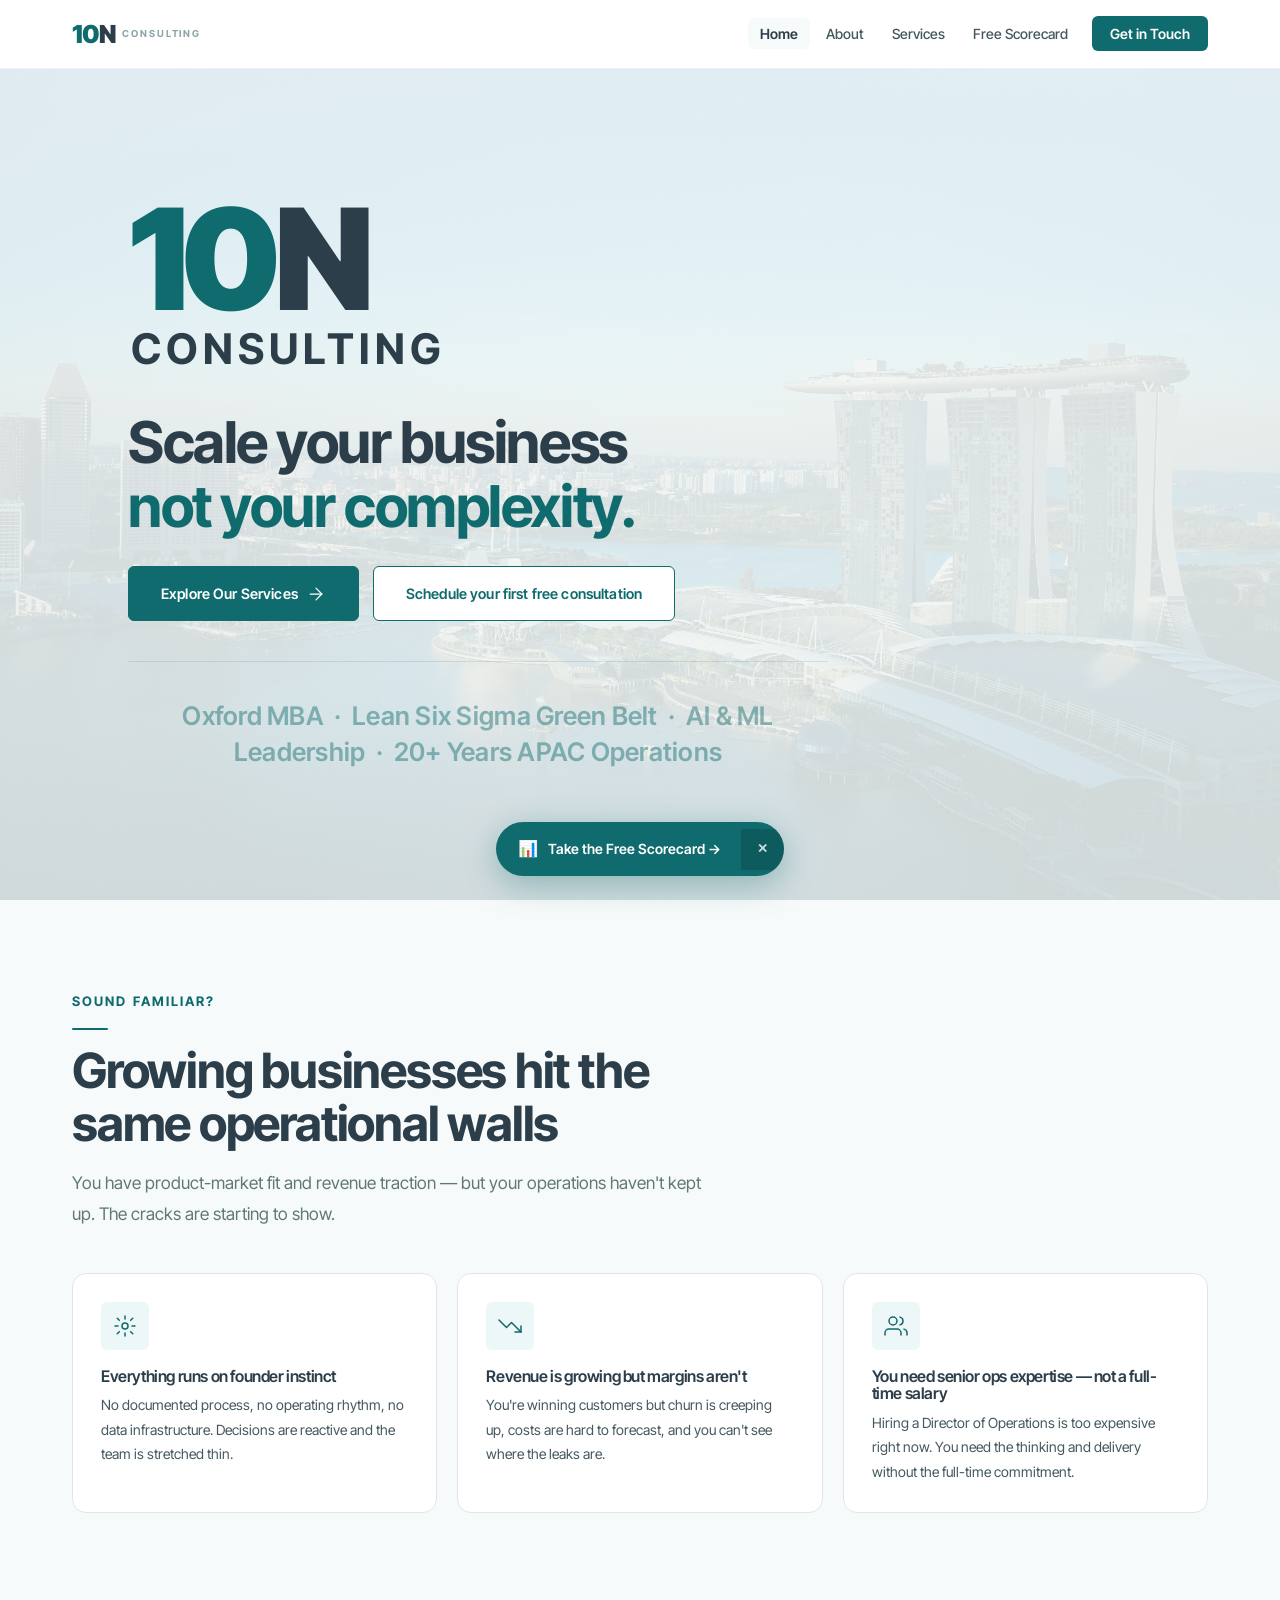
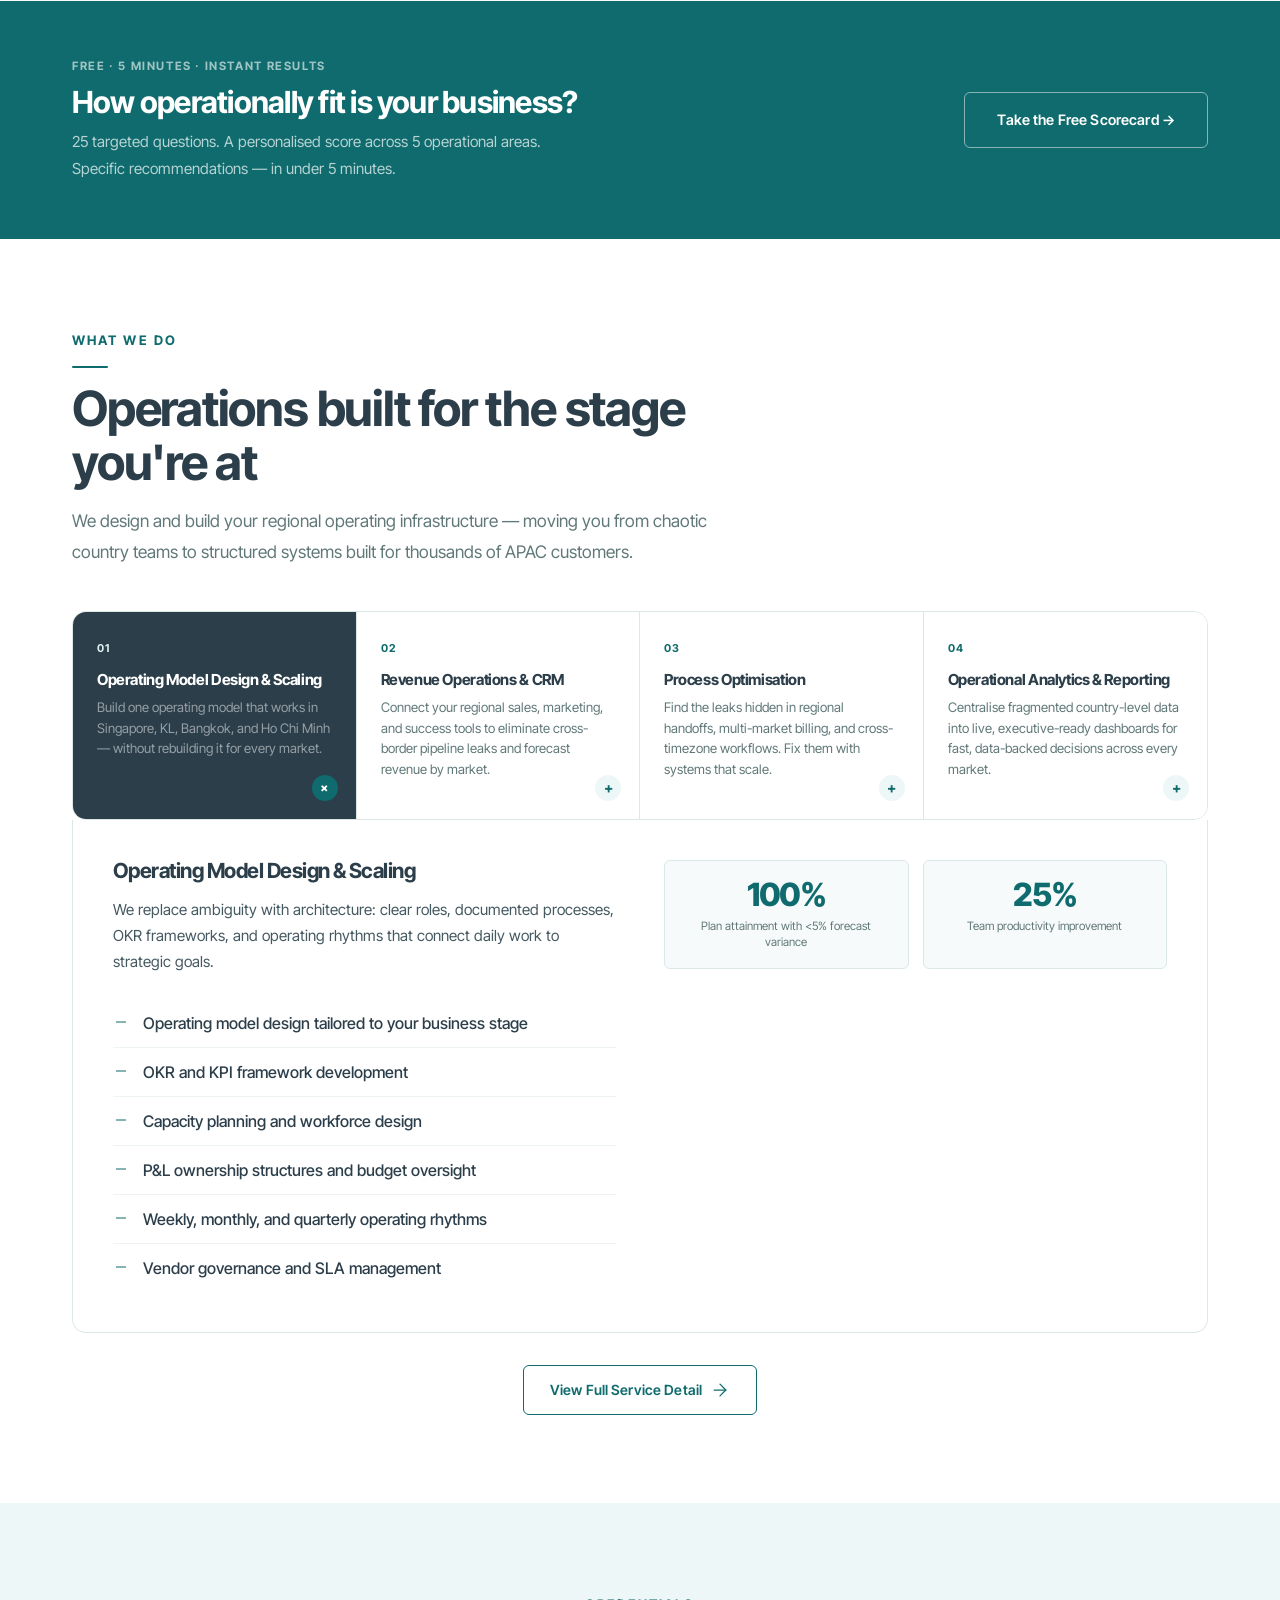
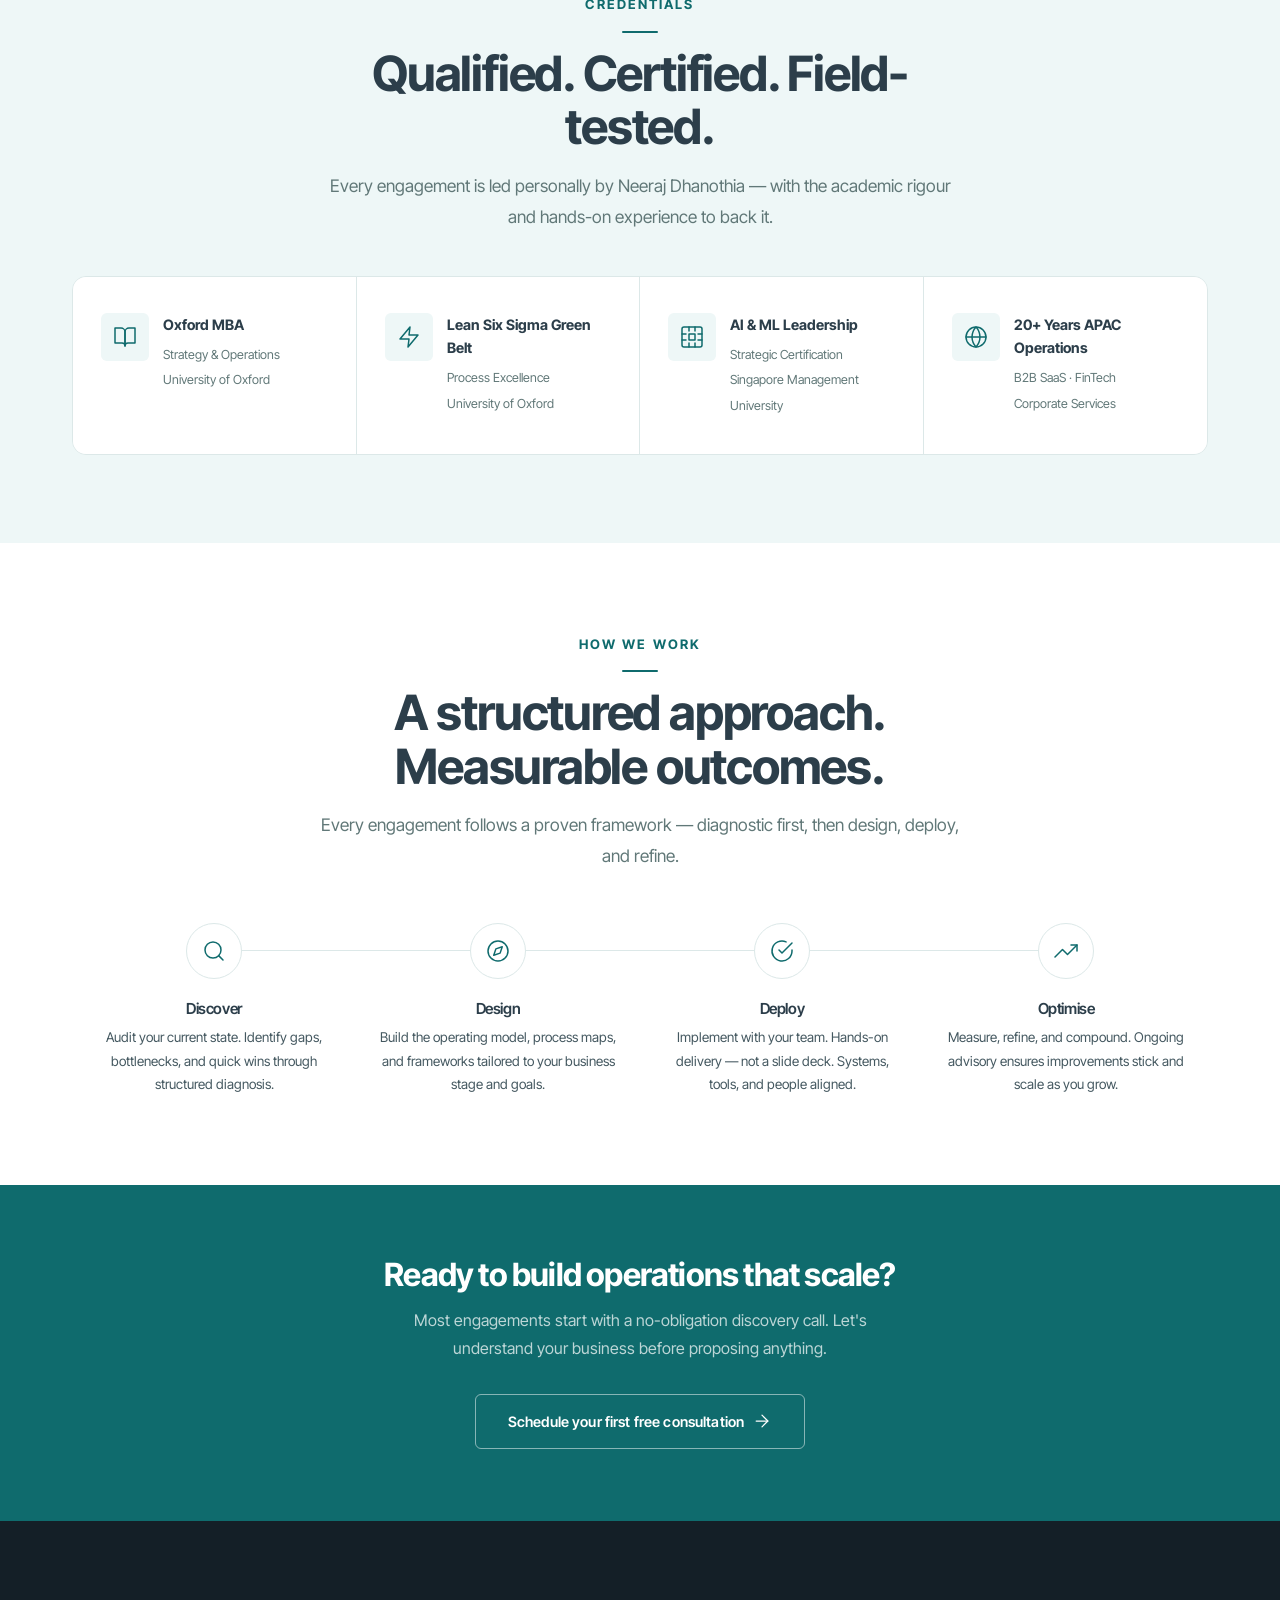
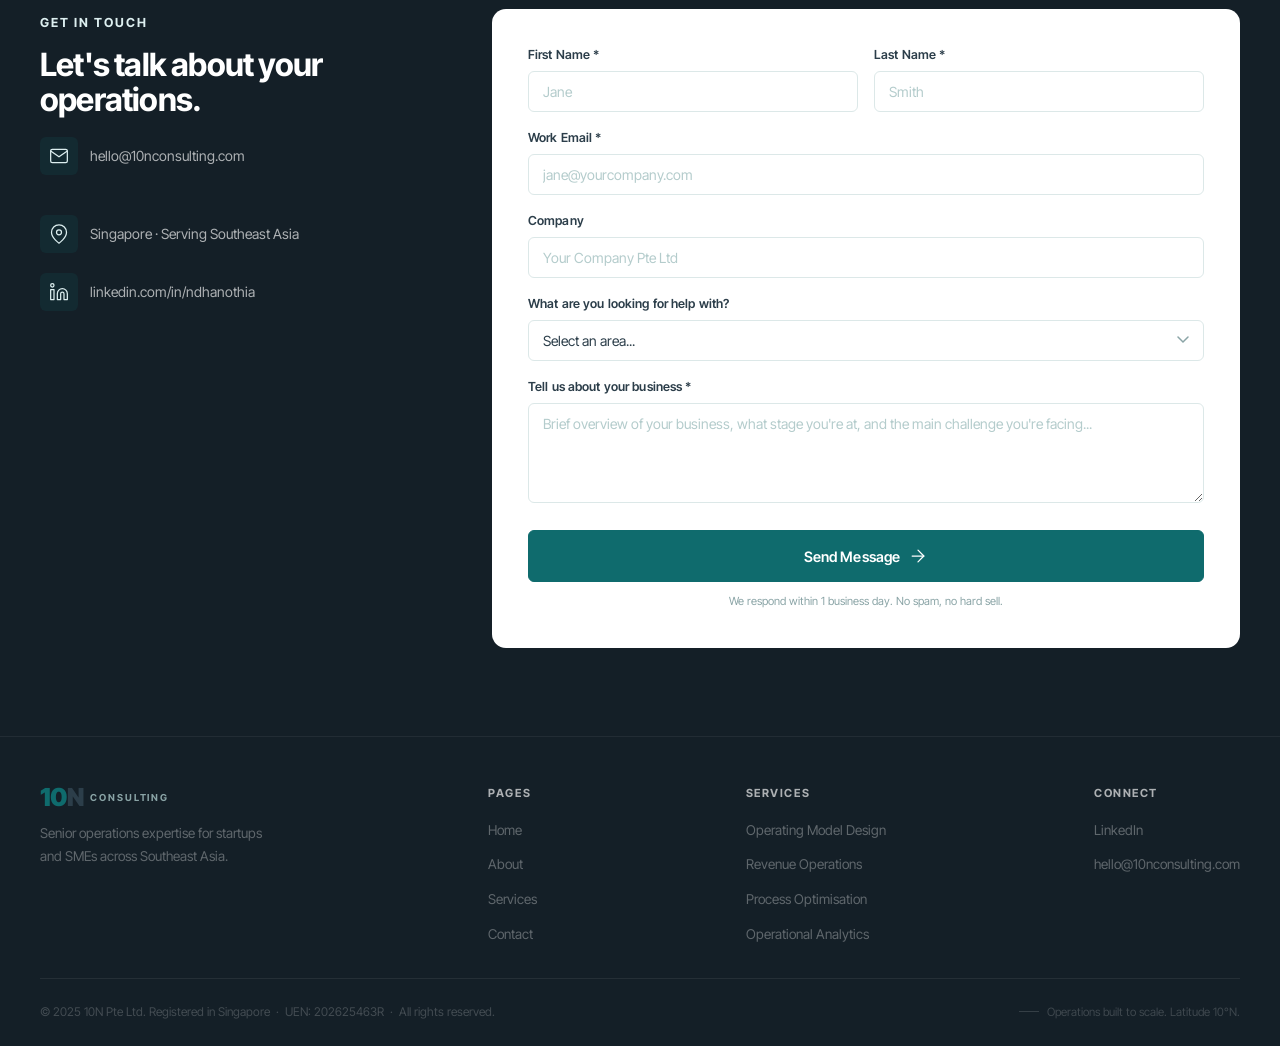
<file: index.html>
<!DOCTYPE html>
<html lang="en">
<head>
  <!-- Google tag (gtag.js) -->
<script async src="https://www.googletagmanager.com/gtag/js?id=G-MM3BYN0DY3"></script>
<script>
  window.dataLayer = window.dataLayer || [];
  function gtag(){dataLayer.push(arguments);}
  gtag('js', new Date());

  gtag('config', 'G-MM3BYN0DY3');
</script>
  <script type="text/javascript">
    (function(c,l,a,r,i,t,y){
        c[a]=c[a]||function(){(c[a].q=c[a].q||[]).push(arguments)};
        t=l.createElement(r);t.async=1;t.src="https://www.clarity.ms/tag/"+i;
        y=l.getElementsByTagName(r)[0];y.parentNode.insertBefore(t,y);
    })(window, document, "clarity", "script", "z01edhs958");
</script>
  <meta charset="UTF-8" />
  <meta name="viewport" content="width=device-width, initial-scale=1.0" />
  <title>10N Consulting — Operations Built to Scale | Singapore | Southeast Asia</title>
  <meta name="description" content="10N Consulting delivers senior operations expertise to early-stage startups and SMEs across Southeast Asia. Operating model design, RevOps, process optimisation. Based in Singapore." />
  <meta name="keywords" content="operations consulting Singapore, RevOps Southeast Asia, operating model design, process optimisation Singapore, B2B SaaS operations, Neeraj Dhanothia, fractional COO SEA" />
  <link rel="canonical" href="https://www.10nconsulting.com/" />
  <meta property="og:title" content="10N Consulting — Scale Your Business, Not Your Complexity" />
  <meta property="og:description" content="Senior operations expertise for startups and SMEs across Southeast Asia. Based in Singapore at Latitude 10°N." />
  <meta property="og:type" content="website" />
  <meta property="og:url" content="https://www.10nconsulting.com/" />
  <meta property="og:locale" content="en_SG" />
  <script type="application/ld+json">
  {"@context":"https://schema.org","@graph":[{"@type":"ProfessionalService","@id":"https://www.10nconsulting.com/#org","name":"10N Consulting","legalName":"10N Pte Ltd","url":"https://www.10nconsulting.com","description":"10N Consulting delivers senior operations consulting to early-stage startups and SMEs across Southeast Asia. Services include operating model design, revenue operations, process optimisation, and operational analytics.","foundingDate":"2025","founder":{"@type":"Person","name":"Neeraj Dhanothia","jobTitle":"Founder and Principal Consultant","alumniOf":[{"@type":"CollegeOrUniversity","name":"University of Oxford"},{"@type":"CollegeOrUniversity","name":"Singapore Management University"}],"sameAs":"https://linkedin.com/in/ndhanothia"},"address":{"@type":"PostalAddress","addressLocality":"Singapore","addressCountry":"SG"},"areaServed":["Singapore","Malaysia","Thailand","Vietnam","Philippines","Indonesia","Southeast Asia"],"serviceType":["Operations Consulting","Operating Model Design","Revenue Operations","CRM Implementation","Process Optimisation","Lean Six Sigma","Operational Analytics"]},{"@type":"FAQPage","mainEntity":[{"@type":"Question","name":"What does 10N Consulting do?","acceptedAnswer":{"@type":"Answer","text":"10N Consulting provides senior operations consulting to early-stage startups and SMEs across Southeast Asia. Services include operating model design, revenue operations (RevOps), process optimisation using Lean Six Sigma, and operational analytics."}},{"@type":"Question","name":"Where is 10N Consulting based?","acceptedAnswer":{"@type":"Answer","text":"10N Consulting is based in Singapore and serves clients across Southeast Asia. The name refers to Latitude 10 degrees North, which runs through the heart of Southeast Asia."}},{"@type":"Question","name":"Who leads 10N Consulting?","acceptedAnswer":{"@type":"Answer","text":"10N Consulting is led by Neeraj Dhanothia, a senior operations leader with 20+ years across B2B SaaS and FinTech in APAC. He holds an Oxford MBA and a Lean Six Sigma Green Belt."}}]}]}
  </script>
  <link rel="stylesheet" href="style.css" />
  <link rel="icon" href="data:image/svg+xml,<svg xmlns='http://www.w3.org/2000/svg' viewBox='0 0 100 100'><rect width='100' height='100' rx='16' fill='%230F6B6D'/><text y='.85em' font-size='64' font-family='sans-serif' font-weight='900' fill='white'>10</text></svg>" />
</head>
<body>

<!-- ── SVG Icon Sprite ── -->
<svg style="display:none" aria-hidden="true">
  <defs>
    <symbol id="ic-settings" viewBox="0 0 24 24" fill="none" stroke="currentColor" stroke-width="1.5" stroke-linecap="round" stroke-linejoin="round"><circle cx="12" cy="12" r="3"/><path d="M12 2v3M12 19v3M4.22 4.22l2.12 2.12M17.66 17.66l2.12 2.12M2 12h3M19 12h3M4.22 19.78l2.12-2.12M17.66 6.34l2.12-2.12"/></symbol>
    <symbol id="ic-trend-down" viewBox="0 0 24 24" fill="none" stroke="currentColor" stroke-width="1.5" stroke-linecap="round" stroke-linejoin="round"><polyline points="23 18 13.5 8.5 8.5 13.5 1 6"/><polyline points="17 18 23 18 23 12"/></symbol>
    <symbol id="ic-users" viewBox="0 0 24 24" fill="none" stroke="currentColor" stroke-width="1.5" stroke-linecap="round" stroke-linejoin="round"><path d="M17 21v-2a4 4 0 00-4-4H5a4 4 0 00-4 4v2"/><circle cx="9" cy="7" r="4"/><path d="M23 21v-2a4 4 0 00-3-3.87M16 3.13a4 4 0 010 7.75"/></symbol>
    <symbol id="ic-layout" viewBox="0 0 24 24" fill="none" stroke="currentColor" stroke-width="1.5" stroke-linecap="round" stroke-linejoin="round"><rect x="3" y="3" width="18" height="18" rx="2"/><path d="M3 9h18M9 21V9"/></symbol>
    <symbol id="ic-bar-chart" viewBox="0 0 24 24" fill="none" stroke="currentColor" stroke-width="1.5" stroke-linecap="round" stroke-linejoin="round"><line x1="12" y1="20" x2="12" y2="10"/><line x1="18" y1="20" x2="18" y2="4"/><line x1="6" y1="20" x2="6" y2="16"/></symbol>
    <symbol id="ic-sliders" viewBox="0 0 24 24" fill="none" stroke="currentColor" stroke-width="1.5" stroke-linecap="round" stroke-linejoin="round"><line x1="4" y1="21" x2="4" y2="14"/><line x1="4" y1="10" x2="4" y2="3"/><line x1="12" y1="21" x2="12" y2="12"/><line x1="12" y1="8" x2="12" y2="3"/><line x1="20" y1="21" x2="20" y2="16"/><line x1="20" y1="12" x2="20" y2="3"/><line x1="1" y1="14" x2="7" y2="14"/><line x1="9" y1="8" x2="15" y2="8"/><line x1="17" y1="16" x2="23" y2="16"/></symbol>
    <symbol id="ic-pie-chart" viewBox="0 0 24 24" fill="none" stroke="currentColor" stroke-width="1.5" stroke-linecap="round" stroke-linejoin="round"><path d="M21.21 15.89A10 10 0 118 2.83"/><path d="M22 12A10 10 0 0012 2v10z"/></symbol>
    <symbol id="ic-search" viewBox="0 0 24 24" fill="none" stroke="currentColor" stroke-width="1.5" stroke-linecap="round" stroke-linejoin="round"><circle cx="11" cy="11" r="8"/><line x1="21" y1="21" x2="16.65" y2="16.65"/></symbol>
    <symbol id="ic-compass" viewBox="0 0 24 24" fill="none" stroke="currentColor" stroke-width="1.5" stroke-linecap="round" stroke-linejoin="round"><circle cx="12" cy="12" r="10"/><polygon points="16.24 7.76 14.12 14.12 7.76 16.24 9.88 9.88 16.24 7.76"/></symbol>
    <symbol id="ic-check-circle" viewBox="0 0 24 24" fill="none" stroke="currentColor" stroke-width="1.5" stroke-linecap="round" stroke-linejoin="round"><path d="M22 11.08V12a10 10 0 11-5.93-9.14"/><polyline points="22 4 12 14.01 9 11.01"/></symbol>
    <symbol id="ic-trend-up" viewBox="0 0 24 24" fill="none" stroke="currentColor" stroke-width="1.5" stroke-linecap="round" stroke-linejoin="round"><polyline points="23 6 13.5 15.5 8.5 10.5 1 18"/><polyline points="17 6 23 6 23 12"/></symbol>
    <symbol id="ic-book" viewBox="0 0 24 24" fill="none" stroke="currentColor" stroke-width="1.5" stroke-linecap="round" stroke-linejoin="round"><path d="M2 3h6a4 4 0 014 4v14a3 3 0 00-3-3H2z"/><path d="M22 3h-6a4 4 0 00-4 4v14a3 3 0 013-3h7z"/></symbol>
    <symbol id="ic-zap" viewBox="0 0 24 24" fill="none" stroke="currentColor" stroke-width="1.5" stroke-linecap="round" stroke-linejoin="round"><polygon points="13 2 3 14 12 14 11 22 21 10 12 10 13 2"/></symbol>
    <symbol id="ic-cpu" viewBox="0 0 24 24" fill="none" stroke="currentColor" stroke-width="1.5" stroke-linecap="round" stroke-linejoin="round"><rect x="9" y="9" width="6" height="6"/><rect x="2" y="2" width="20" height="20" rx="2"/><line x1="9" y1="2" x2="9" y2="6"/><line x1="15" y1="2" x2="15" y2="6"/><line x1="9" y1="18" x2="9" y2="22"/><line x1="15" y1="18" x2="15" y2="22"/><line x1="2" y1="9" x2="6" y2="9"/><line x1="2" y1="15" x2="6" y2="15"/><line x1="18" y1="9" x2="22" y2="9"/><line x1="18" y1="15" x2="22" y2="15"/></symbol>
    <symbol id="ic-globe" viewBox="0 0 24 24" fill="none" stroke="currentColor" stroke-width="1.5" stroke-linecap="round" stroke-linejoin="round"><circle cx="12" cy="12" r="10"/><line x1="2" y1="12" x2="22" y2="12"/><path d="M12 2a15.3 15.3 0 014 10 15.3 15.3 0 01-4 10 15.3 15.3 0 01-4-10 15.3 15.3 0 014-10z"/></symbol>
    <symbol id="ic-mail" viewBox="0 0 24 24" fill="none" stroke="currentColor" stroke-width="1.5" stroke-linecap="round" stroke-linejoin="round"><path d="M4 4h16c1.1 0 2 .9 2 2v12c0 1.1-.9 2-2 2H4c-1.1 0-2-.9-2-2V6c0-1.1.9-2 2-2z"/><polyline points="22,6 12,13 2,6"/></symbol>
    <symbol id="ic-phone" viewBox="0 0 24 24" fill="none" stroke="currentColor" stroke-width="1.5" stroke-linecap="round" stroke-linejoin="round"><path d="M22 16.92v3a2 2 0 01-2.18 2 19.79 19.79 0 01-8.63-3.07A19.5 19.5 0 013.07 9.5a19.79 19.79 0 01-3.07-8.67A2 2 0 012 .84h3a2 2 0 012 1.72c.127.96.361 1.903.7 2.81a2 2 0 01-.45 2.11L6.09 8.91a16 16 0 006 6l1.27-1.27a2 2 0 012.11-.45c.907.339 1.85.573 2.81.7A2 2 0 0122 16.92z"/></symbol>
    <symbol id="ic-map-pin" viewBox="0 0 24 24" fill="none" stroke="currentColor" stroke-width="1.5" stroke-linecap="round" stroke-linejoin="round"><path d="M21 10c0 7-9 13-9 13s-9-6-9-13a9 9 0 0118 0z"/><circle cx="12" cy="10" r="3"/></symbol>
    <symbol id="ic-linkedin" viewBox="0 0 24 24" fill="none" stroke="currentColor" stroke-width="1.5" stroke-linecap="round" stroke-linejoin="round"><path d="M16 8a6 6 0 016 6v7h-4v-7a2 2 0 00-2-2 2 2 0 00-2 2v7h-4v-7a6 6 0 016-6z"/><rect x="2" y="9" width="4" height="12"/><circle cx="4" cy="4" r="2"/></symbol>
    <symbol id="ic-arrow-right" viewBox="0 0 24 24" fill="none" stroke="currentColor" stroke-width="1.5" stroke-linecap="round" stroke-linejoin="round"><line x1="5" y1="12" x2="19" y2="12"/><polyline points="12 5 19 12 12 19"/></symbol>
    <symbol id="ic-target" viewBox="0 0 24 24" fill="none" stroke="currentColor" stroke-width="1.5" stroke-linecap="round" stroke-linejoin="round"><circle cx="12" cy="12" r="10"/><circle cx="12" cy="12" r="6"/><circle cx="12" cy="12" r="2"/></symbol>
    <symbol id="ic-research" viewBox="0 0 24 24" fill="none" stroke="currentColor" stroke-width="1.5" stroke-linecap="round" stroke-linejoin="round"><path d="M14 2H6a2 2 0 00-2 2v16a2 2 0 002 2h12a2 2 0 002-2V8z"/><polyline points="14 2 14 8 20 8"/><line x1="16" y1="13" x2="8" y2="13"/><line x1="16" y1="17" x2="8" y2="17"/><polyline points="10 9 9 9 8 9"/></symbol>
    <symbol id="ic-minus" viewBox="0 0 24 24" fill="none" stroke="currentColor" stroke-width="1.5" stroke-linecap="round"><line x1="5" y1="12" x2="19" y2="12"/></symbol>
  </defs>
</svg>

<!-- ── Navigation ── -->
<nav class="navbar" id="navbar" role="navigation" aria-label="Main navigation">
  <div class="navbar-inner">
    <a href="index.html" class="logo" aria-label="10N Consulting home">
      <span class="logo-10">10</span><span class="logo-n">N</span>
      <span class="logo-word">Consulting</span>
    </a>
    <ul class="nav-links" id="navLinks" role="list">
      <li><a href="index.html" class="active" aria-current="page">Home</a></li>
      <li><a href="about.html">About</a></li>
      <li><a href="services.html">Services</a></li>
      <li><a href="scorecard.html">Free Scorecard</a></li>
      <li><a href="#contact" class="nav-cta">Get in Touch</a></li>
    </ul>
  </div>
</nav>

<!-- ── Hero ── -->
<section class="hero" aria-label="Hero">
  <!-- Left panel -->
  <div class="hero-left">
    <div class="hero-brand">
      <div class="hero-brand-row">
        <span class="hero-10">10</span><span class="hero-n">N</span>
      </div>
      <span class="hero-brand-sub">Consulting</span>
    </div>
    <h1>Scale your business<br><span>not your complexity.</span></h1>
    <div class="hero-actions">
      <a href="services.html" class="btn btn-primary btn-lg">
        Explore Our Services
        <svg class="icon"><use href="#ic-arrow-right"/></svg>
      </a>
      <a href="#contact" class="btn btn-secondary btn-lg">
        Schedule your first free consultation
      </a>
    </div>
    <!-- Credential line — condensed into one high-impact statement -->
    <p class="hero-credentials">
      Oxford MBA &nbsp;·&nbsp; Lean Six Sigma Green Belt &nbsp;·&nbsp; AI &amp; ML Leadership &nbsp;·&nbsp; 20+ Years APAC Operations
    </p>
  </div>
</section>

<!-- ── Problem ── -->
<section class="section section--offwhite" aria-labelledby="problem-heading">
  <div class="container">
    <div class="section-header">
      <span class="overline">Sound Familiar?</span>
      <div class="divider"></div>
      <h2 id="problem-heading">Growing businesses hit the same operational walls</h2>
      <p class="lead mt-16">You have product-market fit and revenue traction — but your operations haven't kept up. The cracks are starting to show.</p>
    </div>
    <div class="problem-cards">
      <article class="problem-card reveal">
        <div class="icon-wrap">
          <svg class="icon-lg"><use href="#ic-settings"/></svg>
        </div>
        <h4>Everything runs on founder instinct</h4>
        <p>No documented process, no operating rhythm, no data infrastructure. Decisions are reactive and the team is stretched thin.</p>
      </article>
      <article class="problem-card reveal">
        <div class="icon-wrap">
          <svg class="icon-lg"><use href="#ic-trend-down"/></svg>
        </div>
        <h4>Revenue is growing but margins aren't</h4>
        <p>You're winning customers but churn is creeping up, costs are hard to forecast, and you can't see where the leaks are.</p>
      </article>
      <article class="problem-card reveal">
        <div class="icon-wrap">
          <svg class="icon-lg"><use href="#ic-users"/></svg>
        </div>
        <h4>You need senior ops expertise — not a full-time salary</h4>
        <p>Hiring a Director of Operations is too expensive right now. You need the thinking and delivery without the full-time commitment.</p>
      </article>
    </div>
  </div>
</section>

<!-- ── Scorecard CTA ── -->
<section class="section-sm" style="background:var(--teal); padding:56px 32px;">
  <div class="container">
    <div style="display:grid; grid-template-columns:1fr auto; gap:40px; align-items:center; flex-wrap:wrap;">
      <div>
        <div style="font-size:0.72rem; font-weight:700; letter-spacing:0.14em; text-transform:uppercase; color:rgba(255,255,255,0.6); margin-bottom:10px;">Free · 5 Minutes · Instant Results</div>
        <h2 style="color:var(--white); font-size:clamp(1.4rem,2.5vw,1.9rem); margin-bottom:10px;">How operationally fit is your business?</h2>
        <p style="color:rgba(255,255,255,0.7); font-size:0.95rem; max-width:520px; margin:0;">25 targeted questions. A personalised score across 5 operational areas. Specific recommendations — in under 5 minutes.</p>
      </div>
      <div style="flex-shrink:0;">
        <a href="scorecard.html" class="btn btn-outline-white btn-lg" style="white-space:nowrap;">Take the Free Scorecard →</a>
      </div>
    </div>
  </div>
</section>

<!-- ── Services ── -->
<section class="section" aria-labelledby="services-heading">
  <div class="container">
    <div class="section-header">
      <span class="overline">What We Do</span>
      <div class="divider"></div>
      <h2 id="services-heading">Operations built for the stage you're at</h2>
      <!--
        VARIATION 1 (Ultra-direct, action-focused) — uncomment to use:
        <p class="lead mt-16">We design, build, and run the operating infrastructure your business needs to scale — without hiring a full-time ops team.</p>
      -->
      <!-- VARIATION 2 (Cross-border APAC) — currently active: -->
      <p class="lead mt-16">We design and build your regional operating infrastructure — moving you from chaotic country teams to structured systems built for thousands of APAC customers.</p>
    </div>
    <div class="services-container">
      <div class="services-row" role="list">
        <div class="service-card-exp active" role="listitem" data-service="0" tabindex="0" aria-expanded="true">
          <span class="service-num">01</span>
          <h3>Operating Model Design & Scaling</h3>
          <!--V1: Build the structure your team can actually follow. Roles, processes, and rhythms that work from day one.-->
          <p class="service-short">Build one operating model that works in Singapore, KL, Bangkok, and Ho Chi Minh — without rebuilding it for every market.</p>
          <div class="svc-expand-btn" aria-hidden="true">+</div>
        </div>
        <div class="service-card-exp" role="listitem" data-service="1" tabindex="0" aria-expanded="false">
          <span class="service-num">02</span>
          <h3>Revenue Operations & CRM</h3>
          <!--V1: Connect your sales and success tools. Eliminate pipeline blind spots. Know exactly where your revenue is going.-->
          <p class="service-short">Connect your regional sales, marketing, and success tools to eliminate cross-border pipeline leaks and forecast revenue by market.</p>
          <div class="svc-expand-btn" aria-hidden="true">+</div>
        </div>
        <div class="service-card-exp" role="listitem" data-service="2" tabindex="0" aria-expanded="false">
          <span class="service-num">03</span>
          <h3>Process Optimisation</h3>
          <!--V1: Identify where time and money are being lost. Fix broken handoffs. Automate what shouldn't be manual.-->
          <p class="service-short">Find the leaks hidden in regional handoffs, multi-market billing, and cross-timezone workflows. Fix them with systems that scale.</p>
          <div class="svc-expand-btn" aria-hidden="true">+</div>
        </div>
        <div class="service-card-exp" role="listitem" data-service="3" tabindex="0" aria-expanded="false">
          <span class="service-num">04</span>
          <h3>Operational Analytics & Reporting</h3>
          <!--V1: Replace scattered spreadsheets with live dashboards your leadership team uses to make faster, better decisions.-->
          <p class="service-short">Centralise fragmented country-level data into live, executive-ready dashboards for fast, data-backed decisions across every market.</p>
          <div class="svc-expand-btn" aria-hidden="true">+</div>
        </div>
      </div>
      <div class="service-panel open" id="servicePanel" role="region" aria-label="Service details">

        <div class="panel-content active" data-panel="0">
          <div class="panel-left">
            <h4>Operating Model Design & Scaling</h4>
            <p>We replace ambiguity with architecture: clear roles, documented processes, OKR frameworks, and operating rhythms that connect daily work to strategic goals.</p>
            <ul class="panel-outcomes">
              <li><svg class="icon"><use href="#ic-minus"/></svg>Operating model design tailored to your business stage</li>
              <li><svg class="icon"><use href="#ic-minus"/></svg>OKR and KPI framework development</li>
              <li><svg class="icon"><use href="#ic-minus"/></svg>Capacity planning and workforce design</li>
              <li><svg class="icon"><use href="#ic-minus"/></svg>P&L ownership structures and budget oversight</li>
              <li><svg class="icon"><use href="#ic-minus"/></svg>Weekly, monthly, and quarterly operating rhythms</li>
              <li><svg class="icon"><use href="#ic-minus"/></svg>Vendor governance and SLA management</li>
            </ul>
          </div>
          <div class="panel-right">
            <div class="panel-metrics">
              <div class="panel-metric"><div class="panel-metric-num">100%</div><div class="panel-metric-label">Plan attainment with &lt;5% forecast variance</div></div>
              <div class="panel-metric"><div class="panel-metric-num">25%</div><div class="panel-metric-label">Team productivity improvement</div></div>
            </div>
          </div>
        </div>

        <div class="panel-content" data-panel="1">
          <div class="panel-left">
            <h4>Revenue Operations & CRM</h4>
            <p>From first CRM to multi-market ARR forecasting with churn analytics and deal-risk scoring — RevOps infrastructure that gives your leadership real-time confidence in what's coming.</p>
            <ul class="panel-outcomes">
              <li><svg class="icon"><use href="#ic-minus"/></svg>CRM selection, configuration, and implementation</li>
              <li><svg class="icon"><use href="#ic-minus"/></svg>ARR forecasting models and pipeline analytics</li>
              <li><svg class="icon"><use href="#ic-minus"/></svg>Customer onboarding playbooks and lifecycle activation</li>
              <li><svg class="icon"><use href="#ic-minus"/></svg>Churn analytics, health scoring, and risk escalation</li>
              <li><svg class="icon"><use href="#ic-minus"/></svg>Renewal operations and tiered account management</li>
              <li><svg class="icon"><use href="#ic-minus"/></svg>Revenue risk visibility and executive reporting</li>
            </ul>
          </div>
          <div class="panel-right">
            <div class="panel-metrics">
              <div class="panel-metric"><div class="panel-metric-num">75%</div><div class="panel-metric-label">Improvement in early-stage retention</div></div>
              <div class="panel-metric"><div class="panel-metric-num">90%+</div><div class="panel-metric-label">ARR maintained post-intervention</div></div>
            </div>
          </div>
        </div>

        <div class="panel-content" data-panel="2">
          <div class="panel-left">
            <h4>Process Optimisation</h4>
            <p>Using Lean Six Sigma (DMAIC), we measure first, diagnose root causes, then design structured solutions that your team can own. Every improvement is documented and measurable.</p>
            <ul class="panel-outcomes">
              <li><svg class="icon"><use href="#ic-minus"/></svg>End-to-end process audits and bottleneck identification</li>
              <li><svg class="icon"><use href="#ic-minus"/></svg>DMAIC-based improvement programmes</li>
              <li><svg class="icon"><use href="#ic-minus"/></svg>Lifecycle handoff redesign (sales → onboarding → success)</li>
              <li><svg class="icon"><use href="#ic-minus"/></svg>Billing and finance process automation</li>
              <li><svg class="icon"><use href="#ic-minus"/></svg>Manual workload reduction and efficiency gains</li>
              <li><svg class="icon"><use href="#ic-minus"/></svg>SLA management and continuous improvement</li>
            </ul>
          </div>
          <div class="panel-right">
            <div class="panel-metrics">
              <div class="panel-metric"><div class="panel-metric-num">50%</div><div class="panel-metric-label">Churn reduction in 9 months</div></div>
              <div class="panel-metric"><div class="panel-metric-num">30%</div><div class="panel-metric-label">Reduction in manual workload</div></div>
            </div>
          </div>
        </div>

        <div class="panel-content" data-panel="3">
          <div class="panel-left">
            <h4>Operational Analytics & Reporting</h4>
            <p>The right data, presented clearly, acted on quickly. From first KPI framework to board-ready reporting, designed for your stage and growing with you.</p>
            <ul class="panel-outcomes">
              <li><svg class="icon"><use href="#ic-minus"/></svg>KPI and OKR framework design for your business model</li>
              <li><svg class="icon"><use href="#ic-minus"/></svg>Dashboard build (CRM-native, Looker, or equivalent)</li>
              <li><svg class="icon"><use href="#ic-minus"/></svg>ARR, MRR, and churn reporting infrastructure</li>
              <li><svg class="icon"><use href="#ic-minus"/></svg>Deal-risk scoring and pipeline health models</li>
              <li><svg class="icon"><use href="#ic-minus"/></svg>MBR/QBR reporting and board pack templates</li>
              <li><svg class="icon"><use href="#ic-minus"/></svg>Forecasting models with scenario planning</li>
            </ul>
          </div>
          <div class="panel-right">
            <div class="panel-metrics">
              <div class="panel-metric"><div class="panel-metric-num">&lt;3%</div><div class="panel-metric-label">Forecast variance maintained globally</div></div>
              <div class="panel-metric"><div class="panel-metric-num">14%</div><div class="panel-metric-label">Operational cost savings via data-driven redesign</div></div>
            </div>
          </div>
        </div>

      </div>
    </div>
    <div class="mt-32 text-center">
      <a href="services.html" class="btn btn-secondary">View Full Service Detail <svg class="icon"><use href="#ic-arrow-right"/></svg></a>
    </div>
  </div>
</section>

<!-- ── Authority — Credentials + Proof combined ── -->
<section class="section section--teal-pale" aria-labelledby="authority-heading">
  <div class="container">
    <div class="section-header centered text-center">
      <span class="overline">Credentials</span>
      <div class="divider centered"></div>
      <h2 id="authority-heading">Qualified. Certified. Field-tested.</h2>
      <p class="lead mt-16">Every engagement is led personally by Neeraj Dhanothia — with the academic rigour and hands-on experience to back it.</p>
    </div>
    <div class="authority-grid mt-48">
      <div class="authority-col reveal">
        <div class="auth-credential">
          <div class="icon-wrap"><svg class="icon-lg"><use href="#ic-book"/></svg></div>
          <div class="auth-cred-text">
            <strong>Oxford MBA</strong>
            <span>Strategy & Operations<br>University of Oxford</span>
          </div>
        </div>
      </div>
      <div class="authority-col reveal">
        <div class="auth-credential">
          <div class="icon-wrap"><svg class="icon-lg"><use href="#ic-zap"/></svg></div>
          <div class="auth-cred-text">
            <strong>Lean Six Sigma Green Belt</strong>
            <span>Process Excellence<br>University of Oxford</span>
          </div>
        </div>
      </div>
      <div class="authority-col reveal">
        <div class="auth-credential">
          <div class="icon-wrap"><svg class="icon-lg"><use href="#ic-cpu"/></svg></div>
          <div class="auth-cred-text">
            <strong>AI &amp; ML Leadership</strong>
            <span>Strategic Certification<br>Singapore Management University</span>
          </div>
        </div>
      </div>
      <div class="authority-col reveal">
        <div class="auth-credential">
          <div class="icon-wrap"><svg class="icon-lg"><use href="#ic-globe"/></svg></div>
          <div class="auth-cred-text">
            <strong>20+ Years APAC Operations</strong>
            <span>B2B SaaS · FinTech<br>Corporate Services</span>
          </div>
        </div>
      </div>
    </div>
  </div>
</section>

<!-- ── How It Works ── -->
<section class="section" aria-labelledby="how-heading">
  <div class="container">
    <div class="section-header centered text-center">
      <span class="overline">How We Work</span>
      <div class="divider centered"></div>
      <h2 id="how-heading">A structured approach. Measurable outcomes.</h2>
      <p class="lead mt-16">Every engagement follows a proven framework — diagnostic first, then design, deploy, and refine.</p>
    </div>
    <div class="steps mt-48">
      <div class="step reveal">
        <div class="icon-wrap-step"><svg class="icon-lg"><use href="#ic-search"/></svg></div>
        <h4>Discover</h4>
        <p>Audit your current state. Identify gaps, bottlenecks, and quick wins through structured diagnosis.</p>
      </div>
      <div class="step reveal">
        <div class="icon-wrap-step"><svg class="icon-lg"><use href="#ic-compass"/></svg></div>
        <h4>Design</h4>
        <p>Build the operating model, process maps, and frameworks tailored to your business stage and goals.</p>
      </div>
      <div class="step reveal">
        <div class="icon-wrap-step"><svg class="icon-lg"><use href="#ic-check-circle"/></svg></div>
        <h4>Deploy</h4>
        <p>Implement with your team. Hands-on delivery — not a slide deck. Systems, tools, and people aligned.</p>
      </div>
      <div class="step reveal">
        <div class="icon-wrap-step"><svg class="icon-lg"><use href="#ic-trend-up"/></svg></div>
        <h4>Optimise</h4>
        <p>Measure, refine, and compound. Ongoing advisory ensures improvements stick and scale as you grow.</p>
      </div>
    </div>
  </div>
</section>

<!-- ── CTA Banner ── -->
<section class="cta-banner" aria-label="Call to action">
  <div class="container text-center">
    <h2>Ready to build operations that scale?</h2>
    <p>Most engagements start with a no-obligation discovery call. Let's understand your business before proposing anything.</p>
    <a href="#contact" class="btn btn-outline-white btn-lg">
      Schedule your first free consultation
      <svg class="icon"><use href="#ic-arrow-right"/></svg>
    </a>
  </div>
</section>

<!-- ── Contact Form ── -->
<section class="contact-section" id="contact" aria-labelledby="contact-heading">
  <div class="contact-inner">
    <div class="contact-left">
      <span class="overline" style="color:var(--teal-light);">Get in Touch</span>
      <h2 id="contact-heading">Let's talk about your operations.</h2>
      <address style="font-style:normal; margin-top:8px;">
        <div class="contact-detail">
          <div class="icon-wrap-sm"><svg class="icon"><use href="#ic-mail"/></svg></div>
          <a href="#" data-contact-href="email" data-contact="email"></a>
        </div>
        <div class="contact-detail">
        </div>
        <div class="contact-detail">
          <div class="icon-wrap-sm"><svg class="icon"><use href="#ic-map-pin"/></svg></div>
          <span data-contact="location"></span>
        </div>
        <div class="contact-detail">
          <div class="icon-wrap-sm"><svg class="icon"><use href="#ic-linkedin"/></svg></div>
          <a href="#" data-contact-href="linkedin" data-contact="linkedin_label" target="_blank" rel="noopener"></a>
        </div>
      </address>
    </div>
    <div>
      <form class="contact-form" name="contact" method="POST" data-netlify="true" netlify-honeypot="bot-field" id="contactForm" novalidate>
        <input type="hidden" name="form-name" value="contact" />
        <p style="display:none;"><label>Skip: <input name="bot-field" /></label></p>
        <input type="hidden" name="_replyto" id="replyto" />
        <input type="hidden" name="_subject" value="New enquiry — 10N Consulting" />
        <div class="form-row">
          <div class="form-group"><label for="fn">First Name *</label><input type="text" id="fn" name="firstName" placeholder="Jane" required autocomplete="given-name" /></div>
          <div class="form-group"><label for="ln">Last Name *</label><input type="text" id="ln" name="lastName" placeholder="Smith" required autocomplete="family-name" /></div>
        </div>
        <div class="form-group"><label for="em">Work Email *</label><input type="email" id="em" name="email" placeholder="jane@yourcompany.com" required autocomplete="email" /></div>
        <div class="form-group"><label for="co">Company</label><input type="text" id="co" name="company" placeholder="Your Company Pte Ltd" autocomplete="organization" /></div>
        <div class="form-group">
          <label for="svc">What are you looking for help with?</label>
          <select id="svc" name="service">
            <option value="" disabled selected>Select an area...</option>
            <option>Operating Model Design &amp; Scaling</option>
            <option>Revenue Operations &amp; CRM</option>
            <option>Process Optimisation</option>
            <option>Operational Analytics &amp; Reporting</option>
            <option>Not sure yet — just exploring</option>
          </select>
        </div>
        <div class="form-group"><label for="msg">Tell us about your business *</label><textarea id="msg" name="message" placeholder="Brief overview of your business, what stage you're at, and the main challenge you're facing..." required></textarea></div>
        <button type="submit" class="btn btn-lg form-submit">Send Message <svg class="icon"><use href="#ic-arrow-right"/></svg></button>
        <p class="form-note" data-form-note=""></p>
      </form>
      <div class="form-success" id="formSuccess" role="alert">
        <div class="form-success-icon">
          <svg width="48" height="48" viewBox="0 0 24 24" fill="none" stroke="#0F6B6D" stroke-width="1.5" stroke-linecap="round" stroke-linejoin="round"><path d="M22 11.08V12a10 10 0 11-5.93-9.14"/><polyline points="22 4 12 14.01 9 11.01"/></svg>
        </div>
        <h3>Message received.</h3>
        <p>Neeraj will be in touch within 1 business day.</p>
      </div>
    </div>
  </div>
</section>

<!-- ── Footer ── -->
<footer role="contentinfo">
  <div class="footer-inner">
    <div class="footer-top">
      <div class="footer-brand">
        <a href="index.html" class="logo"><span class="logo-10">10</span><span class="logo-n">N</span><span class="logo-word">Consulting</span></a>
        <p>Senior operations expertise for startups and SMEs across Southeast Asia.</p>
      </div>
      <nav class="footer-nav" aria-label="Footer pages"><h5>Pages</h5><ul><li><a href="index.html">Home</a></li><li><a href="about.html">About</a></li><li><a href="services.html">Services</a></li><li><a href="#contact">Contact</a></li></ul></nav>
      <nav class="footer-nav" aria-label="Footer services"><h5>Services</h5><ul><li><a href="services.html#operating-model">Operating Model Design</a></li><li><a href="services.html#revops">Revenue Operations</a></li><li><a href="services.html#process">Process Optimisation</a></li><li><a href="services.html#analytics">Operational Analytics</a></li></ul></nav>
      <nav class="footer-nav" aria-label="Footer connect"><h5>Connect</h5><ul><li><a href="#" data-contact-href="linkedin" target="_blank" rel="noopener">LinkedIn</a></li><li><a href="#" data-contact-href="email" data-contact="email"></a></li></ul></nav>
    </div>
    <div class="footer-bottom">
      <p>© 2025 10N Pte Ltd. Registered in Singapore &nbsp;·&nbsp; UEN: 202625463R &nbsp;·&nbsp; All rights reserved.</p>
      <div class="footer-tagline">Operations built to scale. Latitude 10°N.</div>
    </div>
  </div>
</footer>

<script src="content.js"></script>
<script src="script.js"></script>

<!-- Floating Scorecard CTA -->
<div id="scorecardFloat" style="
  position:fixed; bottom:24px; left:50%; transform:translateX(-50%) translateY(80px);
  z-index:998; display:flex; align-items:center; gap:0;
  background:var(--teal); border-radius:50px;
  box-shadow:0 8px 32px rgba(15,107,109,0.35);
  opacity:0; transition:opacity 0.35s ease, transform 0.35s ease;
  pointer-events:none; white-space:nowrap; overflow:hidden;
">
  <a href="scorecard.html" style="
    display:flex; align-items:center; gap:10px;
    padding:14px 20px 14px 22px;
    color:var(--white); font-family:var(--font);
    font-size:0.875rem; font-weight:600; text-decoration:none;
  ">
    <span style="font-size:1rem;">📊</span>
    Take the Free Scorecard →
  </a>
  <button onclick="dismissFloat()" aria-label="Dismiss" style="
    background:rgba(0,0,0,0.15); border:none; cursor:pointer;
    color:rgba(255,255,255,0.8); font-size:0.8rem; font-weight:600;
    padding:14px 16px; font-family:var(--font); line-height:1;
    transition:background 0.15s;
  " onmouseover="this.style.background='rgba(0,0,0,0.25)'"
     onmouseout="this.style.background='rgba(0,0,0,0.15)'">✕</button>
</div>
<script>
(function(){
  if(sessionStorage.getItem('scFloatDismissed')) return;
  var el = document.getElementById('scorecardFloat');
  var shown = false;
  window.addEventListener('scroll', function(){
    if(!shown && window.scrollY > 400){
      shown = true;
      el.style.opacity = '1';
      el.style.transform = 'translateX(-50%) translateY(0)';
      el.style.pointerEvents = 'auto';
    }
  }, { passive: true });
})();
function dismissFloat(){
  var el = document.getElementById('scorecardFloat');
  el.style.opacity = '0';
  el.style.transform = 'translateX(-50%) translateY(80px)';
  el.style.pointerEvents = 'none';
  sessionStorage.setItem('scFloatDismissed','1');
}
</script>
</body>
</html>
</file>
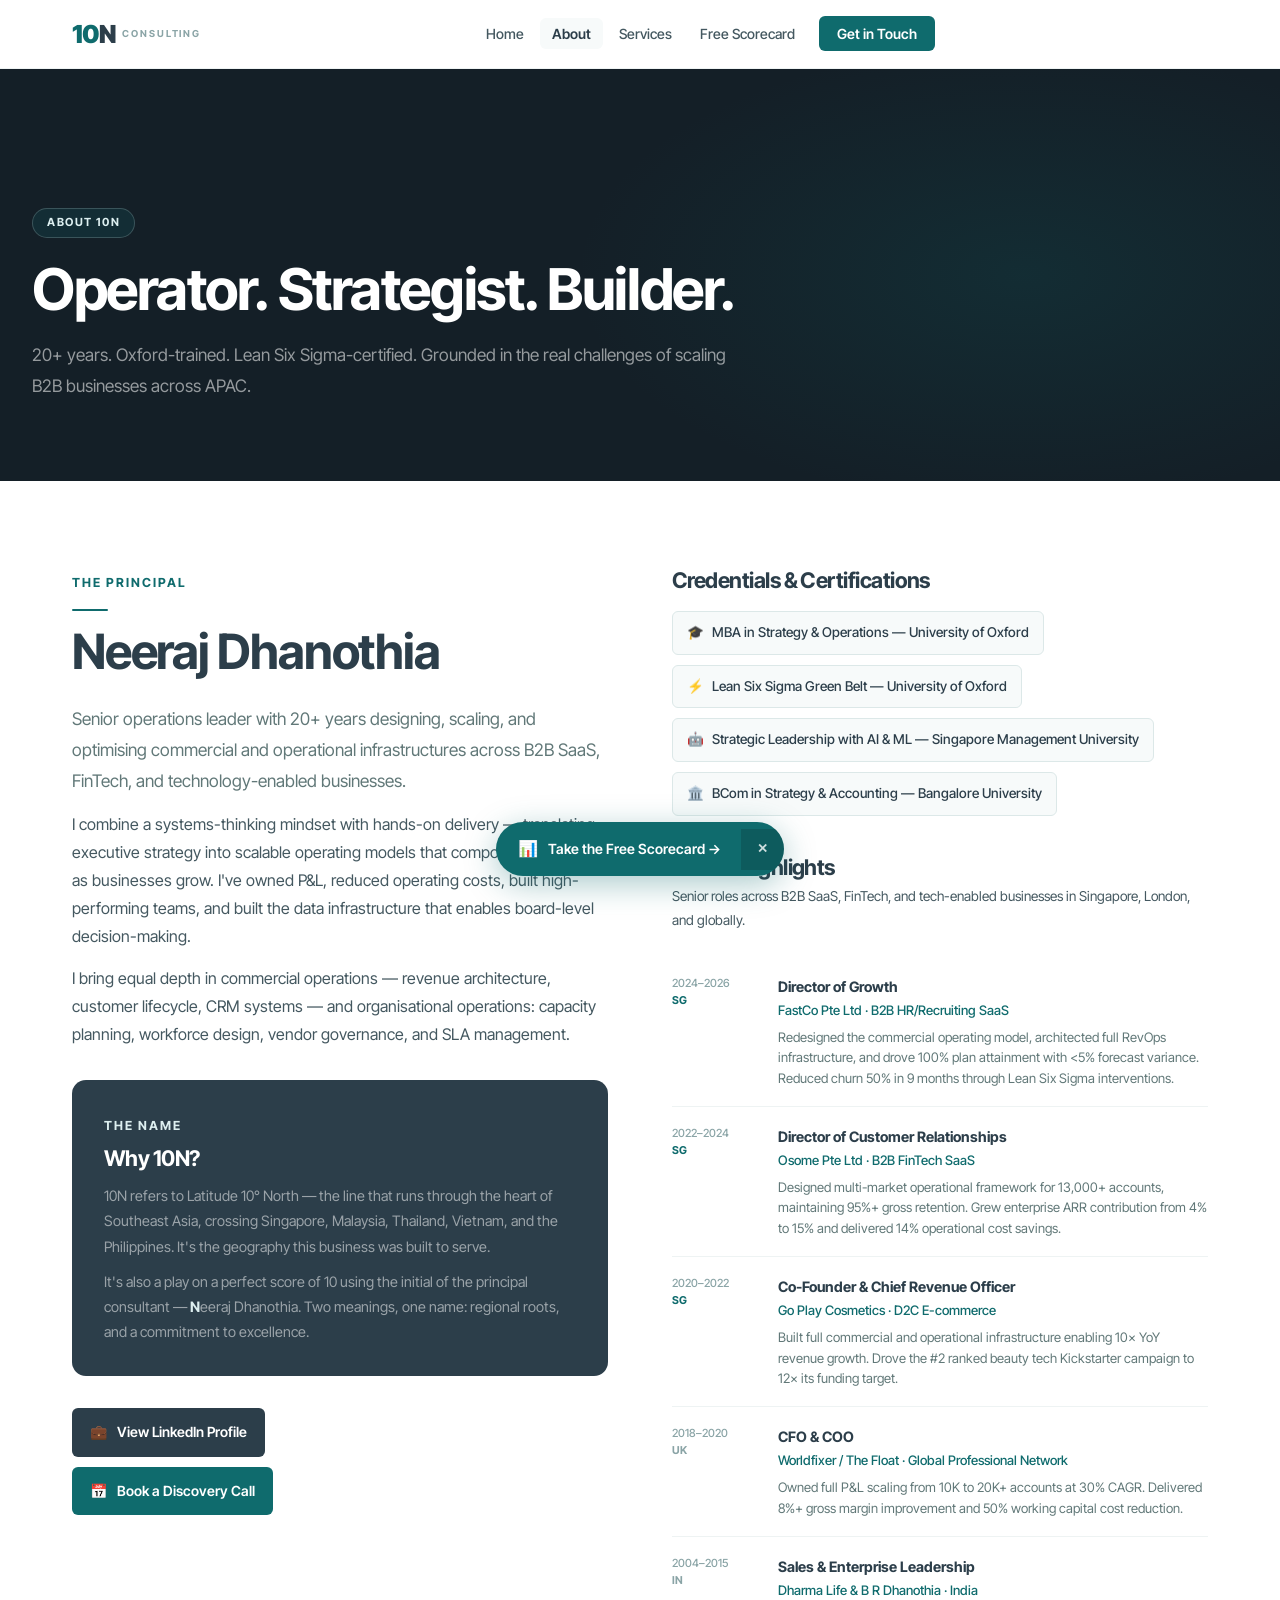
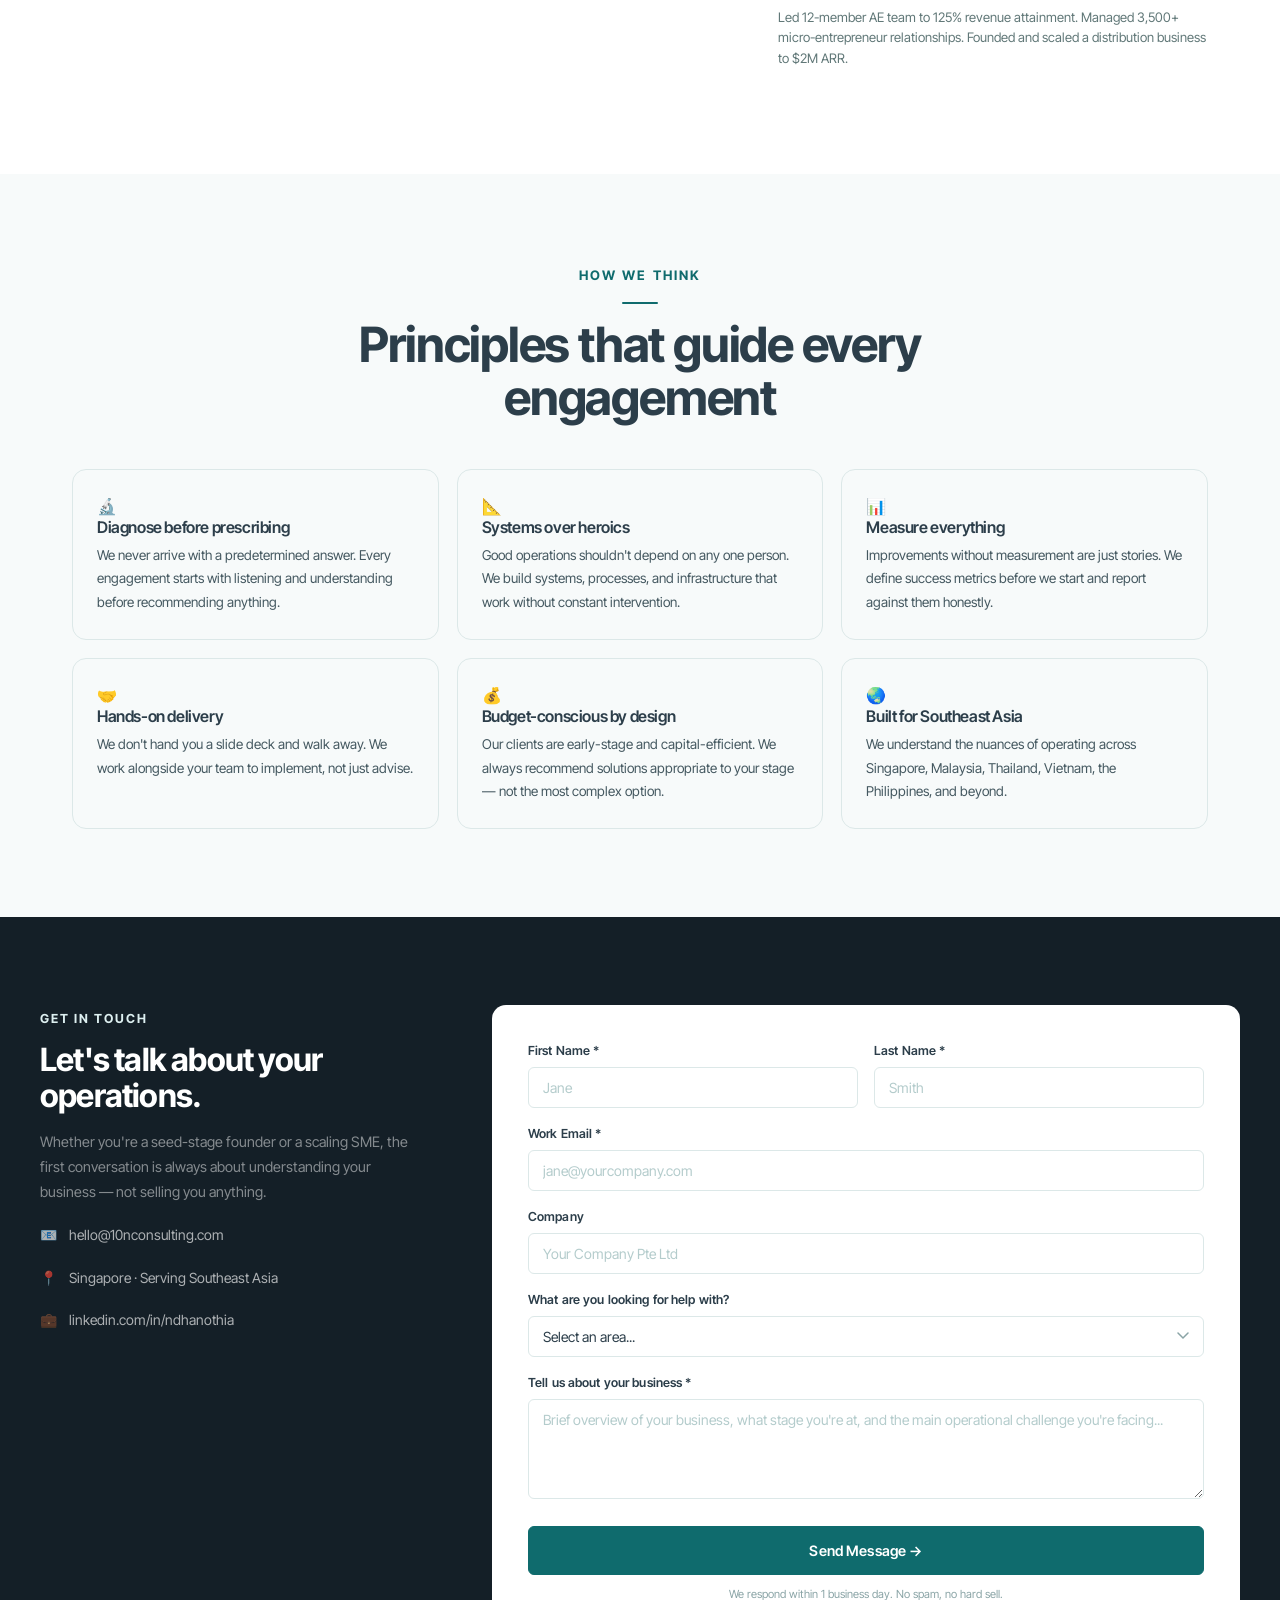
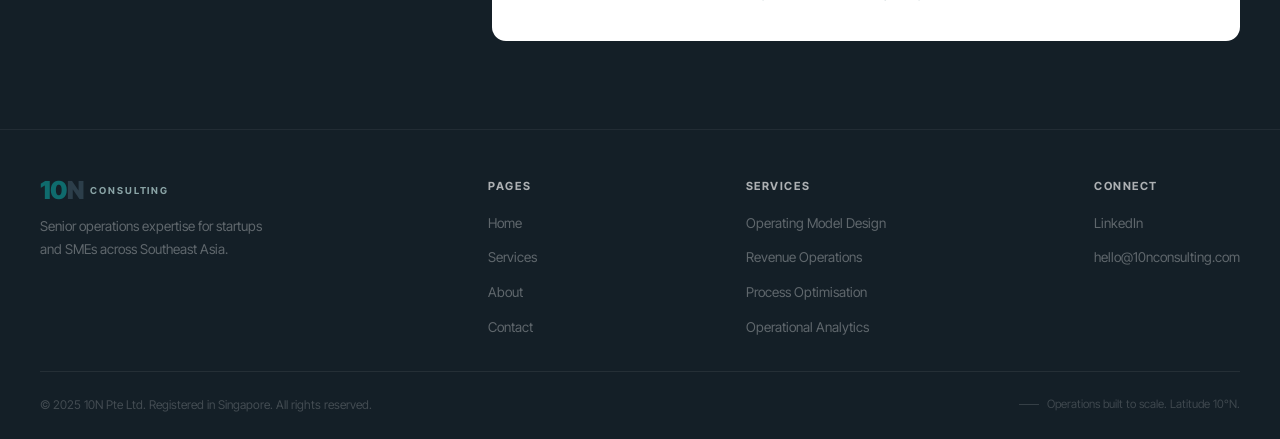
<file: about.html>
<!DOCTYPE html>
<html lang="en">
<head>
  <!-- Google tag (gtag.js) -->
<script async src="https://www.googletagmanager.com/gtag/js?id=G-MM3BYN0DY3"></script>
<script>
  window.dataLayer = window.dataLayer || [];
  function gtag(){dataLayer.push(arguments);}
  gtag('js', new Date());

  gtag('config', 'G-MM3BYN0DY3');
</script>
  <script type="text/javascript">
    (function(c,l,a,r,i,t,y){
        c[a]=c[a]||function(){(c[a].q=c[a].q||[]).push(arguments)};
        t=l.createElement(r);t.async=1;t.src="https://www.clarity.ms/tag/"+i;
        y=l.getElementsByTagName(r)[0];y.parentNode.insertBefore(t,y);
    })(window, document, "clarity", "script", "z01edhs958");
</script>
  <meta charset="UTF-8" />
  <meta name="viewport" content="width=device-width, initial-scale=1.0" />
  <title>About — Neeraj Dhanothia | 10N Consulting Singapore</title>
  <meta name="description" content="10N Consulting is led by Neeraj Dhanothia — Oxford MBA, Lean Six Sigma Green Belt, 20+ years senior operations leader across B2B SaaS and FinTech in APAC. Based in Singapore." />
  <link rel="canonical" href="https://www.10nconsulting.com/about.html" />
  <meta property="og:title"       content="About — Neeraj Dhanothia | 10N Consulting" />
  <meta property="og:description" content="Oxford MBA. Lean Six Sigma. 20+ years APAC operations. Operator. Strategist. Builder." />
  <meta property="og:type"        content="profile" />
  <meta property="og:url"         content="https://www.10nconsulting.com/about.html" />
  <script type="application/ld+json">
  {
    "@context": "https://schema.org",
    "@type": "Person",
    "name": "Neeraj Dhanothia",
    "jobTitle": "Founder and Principal Consultant",
    "worksFor": { "@type": "Organization", "name": "10N Consulting", "url": "https://www.10nconsulting.com" },
    "description": "Senior operations leader with 20+ years across B2B SaaS, FinTech, and technology businesses in APAC. Oxford MBA, Lean Six Sigma Green Belt.",
    "url": "https://www.10nconsulting.com/about.html",
    "sameAs": "https://linkedin.com/in/ndhanothia",
    "alumniOf": [{ "@type": "CollegeOrUniversity", "name": "University of Oxford" }],
    "address": { "@type": "PostalAddress", "addressLocality": "Singapore", "addressCountry": "SG" },
    "knowsAbout": ["Operations Consulting","Revenue Operations","Lean Six Sigma","Operating Model Design","B2B SaaS","FinTech","Southeast Asia"]
  }
  </script>
  <link rel="stylesheet" href="style.css" />
  <link rel="icon" href="data:image/svg+xml,<svg xmlns='http://www.w3.org/2000/svg' viewBox='0 0 100 100'><text y='.9em' font-size='90'>🧭</text></svg>" />
</head>
<body>

  <nav class="navbar" id="navbar">
    <div class="navbar-inner">
      <a href="index.html" class="logo" aria-label="10N Consulting home">
        <span class="logo-10">10</span><span class="logo-n">N</span>
        <span class="logo-word">Consulting</span>
      </a>
      <ul class="nav-links" id="navLinks">
        <li><a href="index.html">Home</a></li>
        <li><a href="about.html" class="active" aria-current="page">About</a></li>
        <li><a href="services.html">Services</a></li>
        <li><a href="scorecard.html">Free Scorecard</a></li>
        <li><a href="#contact" class="nav-cta">Get in Touch</a></li>
      </ul>
      <div class="nav-toggle" id="navToggle" aria-label="Toggle menu"><span></span><span></span><span></span></div>
    </div>
  </nav>

  <!-- Page Hero -->
  <section class="page-hero" aria-label="About page hero">
    <div class="page-hero-inner">
      <span class="overline badge" style="background:rgba(15,107,109,0.2); border:1px solid rgba(221,238,240,0.2); color:var(--teal-light); font-size:0.7rem; font-weight:700; letter-spacing:0.14em; text-transform:uppercase; padding:5px 14px; border-radius:20px; display:inline-block; margin-bottom:20px;">About 10N</span>
      <h1>Operator. Strategist. Builder.</h1>
      <p class="lead mt-16">20+ years. Oxford-trained. Lean Six Sigma-certified. Grounded in the real challenges of scaling B2B businesses across APAC.</p>
    </div>
  </section>

  <!-- About Main -->
  <section class="section" aria-labelledby="about-heading">
    <div class="container">
      <div class="about-grid">

        <!-- Left column -->
        <div>
          <span class="overline">The Principal</span>
          <div class="divider"></div>
          <h2 id="about-heading" style="margin-bottom:24px;">Neeraj Dhanothia</h2>
          <p class="lead">Senior operations leader with 20+ years designing, scaling, and optimising commercial and operational infrastructures across B2B SaaS, FinTech, and technology-enabled businesses.</p>
          <p style="margin-top:14px;">I combine a systems-thinking mindset with hands-on delivery — translating executive strategy into scalable operating models that compound efficiency as businesses grow. I've owned P&L, reduced operating costs, built high-performing teams, and built the data infrastructure that enables board-level decision-making.</p>
          <p style="margin-top:14px;">I bring equal depth in commercial operations — revenue architecture, customer lifecycle, CRM systems — and organisational operations: capacity planning, workforce design, vendor governance, and SLA management.</p>

          <!-- Brand Story -->
          <div class="brand-story">
            <span class="overline">The Name</span>
            <h3>Why 10N?</h3>
            <p>10N refers to Latitude 10° North — the line that runs through the heart of Southeast Asia, crossing Singapore, Malaysia, Thailand, Vietnam, and the Philippines. It's the geography this business was built to serve.</p>
            <p>It's also a play on a perfect score of 10 using the initial of the principal consultant — <strong style="color:var(--teal-light);">N</strong>eeraj Dhanothia. Two meanings, one name: regional roots, and a commitment to excellence.</p>
          </div>

          <!-- Connect -->
          <div style="margin-top:32px; display:flex; flex-direction:column; gap:10px;">
            <a href="#" data-contact-href="linkedin" target="_blank" rel="noopener"
               style="display:flex; align-items:center; gap:10px; background:var(--navy); color:var(--white); padding:13px 18px; border-radius:var(--radius); font-size:0.875rem; font-weight:600; transition:background 0.2s; width:fit-content;"
               onmouseover="this.style.background='var(--navy-dark)'" onmouseout="this.style.background='var(--navy)'">
              <span>💼</span> View LinkedIn Profile
            </a>
            <a href="#contact"
               style="display:flex; align-items:center; gap:10px; background:var(--teal); color:var(--white); padding:13px 18px; border-radius:var(--radius); font-size:0.875rem; font-weight:600; transition:background 0.2s; width:fit-content;"
               onmouseover="this.style.background='var(--teal-mid)'" onmouseout="this.style.background='var(--teal)'">
              <span>📅</span> Book a Discovery Call
            </a>
          </div>
        </div>

        <!-- Right column -->
        <div>
          <!-- Credentials -->
          <div>
            <h3 style="margin-bottom:18px;">Credentials & Certifications</h3>
            <div class="cred-pills">
              <div class="cred-pill"><span class="pill-icon">🎓</span> MBA in Strategy & Operations — University of Oxford</div>
              <div class="cred-pill"><span class="pill-icon">⚡</span> Lean Six Sigma Green Belt — University of Oxford</div>
              <div class="cred-pill"><span class="pill-icon">🤖</span> Strategic Leadership with AI & ML — Singapore Management University</div>
              <div class="cred-pill"><span class="pill-icon">🏛️</span> BCom in Strategy & Accounting — Bangalore University</div>
            </div>
          </div>

          <!-- Career Timeline -->
          <div style="margin-top:40px;">
            <h3 style="margin-bottom:6px;">Career Highlights</h3>
            <p style="font-size:0.85rem; margin-bottom:24px;">Senior roles across B2B SaaS, FinTech, and tech-enabled businesses in Singapore, London, and globally.</p>
            <div class="timeline">
              <div class="timeline-item reveal">
                <div class="timeline-meta">2024–2026<br><span class="timeline-region">SG</span></div>
                <div>
                  <div class="timeline-title">Director of Growth</div>
                  <div class="timeline-company">FastCo Pte Ltd · B2B HR/Recruiting SaaS</div>
                  <div class="timeline-summary">Redesigned the commercial operating model, architected full RevOps infrastructure, and drove 100% plan attainment with &lt;5% forecast variance. Reduced churn 50% in 9 months through Lean Six Sigma interventions.</div>
                </div>
              </div>
              <div class="timeline-item reveal">
                <div class="timeline-meta">2022–2024<br><span class="timeline-region">SG</span></div>
                <div>
                  <div class="timeline-title">Director of Customer Relationships</div>
                  <div class="timeline-company">Osome Pte Ltd · B2B FinTech SaaS</div>
                  <div class="timeline-summary">Designed multi-market operational framework for 13,000+ accounts, maintaining 95%+ gross retention. Grew enterprise ARR contribution from 4% to 15% and delivered 14% operational cost savings.</div>
                </div>
              </div>
              <div class="timeline-item reveal">
                <div class="timeline-meta">2020–2022<br><span class="timeline-region">SG</span></div>
                <div>
                  <div class="timeline-title">Co-Founder & Chief Revenue Officer</div>
                  <div class="timeline-company">Go Play Cosmetics · D2C E-commerce</div>
                  <div class="timeline-summary">Built full commercial and operational infrastructure enabling 10× YoY revenue growth. Drove the #2 ranked beauty tech Kickstarter campaign to 12× its funding target.</div>
                </div>
              </div>
              <div class="timeline-item reveal">
                <div class="timeline-meta">2018–2020<br><span class="timeline-region" style="color:var(--grey-400);">UK</span></div>
                <div>
                  <div class="timeline-title">CFO & COO</div>
                  <div class="timeline-company">Worldfixer / The Float · Global Professional Network</div>
                  <div class="timeline-summary">Owned full P&L scaling from 10K to 20K+ accounts at 30% CAGR. Delivered 8%+ gross margin improvement and 50% working capital cost reduction.</div>
                </div>
              </div>
              <div class="timeline-item reveal">
                <div class="timeline-meta">2004–2015<br><span class="timeline-region" style="color:var(--grey-400);">IN</span></div>
                <div>
                  <div class="timeline-title">Sales & Enterprise Leadership</div>
                  <div class="timeline-company">Dharma Life & B R Dhanothia · India</div>
                  <div class="timeline-summary">Led 12-member AE team to 125% revenue attainment. Managed 3,500+ micro-entrepreneur relationships. Founded and scaled a distribution business to $2M ARR.</div>
                </div>
              </div>
            </div>
          </div>
        </div>

      </div>
    </div>
  </section>

  <!-- Principles -->
  <section class="section section--offwhite" aria-labelledby="principles-heading">
    <div class="container">
      <div class="section-header centered text-center">
        <span class="overline">How We Think</span>
        <div class="divider centered"></div>
        <h2 id="principles-heading">Principles that guide every engagement</h2>
      </div>
      <div class="principles-grid">
        <article class="principle-card reveal">
          <div class="principle-icon">🔬</div>
          <h4>Diagnose before prescribing</h4>
          <p>We never arrive with a predetermined answer. Every engagement starts with listening and understanding before recommending anything.</p>
        </article>
        <article class="principle-card reveal">
          <div class="principle-icon">📐</div>
          <h4>Systems over heroics</h4>
          <p>Good operations shouldn't depend on any one person. We build systems, processes, and infrastructure that work without constant intervention.</p>
        </article>
        <article class="principle-card reveal">
          <div class="principle-icon">📊</div>
          <h4>Measure everything</h4>
          <p>Improvements without measurement are just stories. We define success metrics before we start and report against them honestly.</p>
        </article>
        <article class="principle-card reveal">
          <div class="principle-icon">🤝</div>
          <h4>Hands-on delivery</h4>
          <p>We don't hand you a slide deck and walk away. We work alongside your team to implement, not just advise.</p>
        </article>
        <article class="principle-card reveal">
          <div class="principle-icon">💰</div>
          <h4>Budget-conscious by design</h4>
          <p>Our clients are early-stage and capital-efficient. We always recommend solutions appropriate to your stage — not the most complex option.</p>
        </article>
        <article class="principle-card reveal">
          <div class="principle-icon">🌏</div>
          <h4>Built for Southeast Asia</h4>
          <p>We understand the nuances of operating across Singapore, Malaysia, Thailand, Vietnam, the Philippines, and beyond.</p>
        </article>
      </div>
    </div>
  </section>

  <!-- Contact Form -->
  <section class="contact-section" id="contact" aria-labelledby="contact-heading">
    <div class="contact-inner">
      <div class="contact-left">
        <span class="overline" style="color:var(--teal-light);">Get in Touch</span>
        <h2 id="contact-heading">Let's talk about your operations.</h2>
        <p>Whether you're a seed-stage founder or a scaling SME, the first conversation is always about understanding your business — not selling you anything.</p>
        <address style="font-style:normal;">
          <div class="contact-detail"><div class="contact-detail-icon">📧</div><a href="#" data-contact-href="email" data-contact="email" style="color:rgba(255,255,255,0.65);"></a></div>
          <div class="contact-detail"><div class="contact-detail-icon">📍</div><span data-contact="location"></span></div>
          <div class="contact-detail"><div class="contact-detail-icon">💼</div><a href="#" data-contact-href="linkedin" data-contact="linkedin_label" style="color:rgba(255,255,255,0.65);" target="_blank" rel="noopener"></a></div>
        </address>
      </div>
      <div>
        <form class="contact-form" name="contact" method="POST" data-netlify="true" netlify-honeypot="bot-field" id="contactForm" novalidate>
          <input type="hidden" name="form-name" value="contact" />
          <p style="display:none;"><label>Don't fill this out: <input name="bot-field" /></label></p>
          <div class="form-row">
            <div class="form-group"><label for="firstName">First Name *</label><input type="text" id="firstName" name="firstName" placeholder="Jane" required /></div>
            <div class="form-group"><label for="lastName">Last Name *</label><input type="text" id="lastName" name="lastName" placeholder="Smith" required /></div>
          </div>
          <div class="form-group"><label for="email">Work Email *</label><input type="email" id="email" name="email" placeholder="jane@yourcompany.com" required /></div>
          <div class="form-group"><label for="company">Company</label><input type="text" id="company" name="company" placeholder="Your Company Pte Ltd" /></div>
          <div class="form-group">
            <label for="service">What are you looking for help with?</label>
            <select id="service" name="service">
              <option value="" disabled selected>Select an area...</option>
              <option>Operating Model Design &amp; Scaling</option>
              <option>Revenue Operations &amp; CRM</option>
              <option>Process Optimisation</option>
              <option>Operational Analytics &amp; Reporting</option>
              <option>Not sure yet — just exploring</option>
            </select>
          </div>
          <div class="form-group"><label for="message">Tell us about your business *</label><textarea id="message" name="message" placeholder="Brief overview of your business, what stage you're at, and the main operational challenge you're facing..." required></textarea></div>
          <button type="submit" class="btn btn-lg form-submit">Send Message →</button>
          <p class="form-note" data-form-note=""></p>
        </form>
        <div class="form-success" id="formSuccess" role="alert">
          <div class="success-icon">✅</div>
          <h3>Message received.</h3>
          <p>Thank you for reaching out. Neeraj will be in touch within 1 business day.</p>
        </div>
      </div>
    </div>
  </section>

  <footer role="contentinfo">
    <div class="footer-inner">
      <div class="footer-top">
        <div class="footer-brand">
          <a href="index.html" class="logo"><span class="logo-10">10</span><span class="logo-n">N</span><span class="logo-word">Consulting</span></a>
          <p>Senior operations expertise for startups and SMEs across Southeast Asia.</p>
        </div>
        <nav class="footer-nav"><h5>Pages</h5><ul><li><a href="index.html">Home</a></li><li><a href="services.html">Services</a></li><li><a href="about.html">About</a></li><li><a href="#contact">Contact</a></li></ul></nav>
        <nav class="footer-nav"><h5>Services</h5><ul><li><a href="services.html#operating-model">Operating Model Design</a></li><li><a href="services.html#revops">Revenue Operations</a></li><li><a href="services.html#process">Process Optimisation</a></li><li><a href="services.html#analytics">Operational Analytics</a></li></ul></nav>
        <nav class="footer-nav"><h5>Connect</h5><ul><li><a href="#" data-contact-href="linkedin" target="_blank" rel="noopener">LinkedIn</a></li><li><a href="#" data-contact-href="email" data-contact="email"></a></li></ul></nav>
      </div>
      <div class="footer-bottom">
        <p>© 2025 10N Pte Ltd. Registered in Singapore. All rights reserved.</p>
        <div class="footer-tagline">Operations built to scale. Latitude 10°N.</div>
      </div>
    </div>
  </footer>

  <script src="content.js"></script>
  <script src="script.js"></script>
<div id="scorecardFloat" style="position:fixed;bottom:24px;left:50%;transform:translateX(-50%) translateY(80px);z-index:998;display:flex;align-items:center;gap:0;background:var(--teal);border-radius:50px;box-shadow:0 8px 32px rgba(15,107,109,0.35);opacity:0;transition:opacity 0.35s ease,transform 0.35s ease;pointer-events:none;white-space:nowrap;overflow:hidden;">
  <a href="scorecard.html" style="display:flex;align-items:center;gap:10px;padding:14px 20px 14px 22px;color:var(--white);font-family:var(--font);font-size:0.875rem;font-weight:600;text-decoration:none;"><span style="font-size:1rem;">📊</span>Take the Free Scorecard →</a>
  <button onclick="dismissFloat()" aria-label="Dismiss" style="background:rgba(0,0,0,0.15);border:none;cursor:pointer;color:rgba(255,255,255,0.8);font-size:0.8rem;font-weight:600;padding:14px 16px;font-family:var(--font);line-height:1;" onmouseover="this.style.background='rgba(0,0,0,0.25)'" onmouseout="this.style.background='rgba(0,0,0,0.15)'">✕</button>
</div>
<script>(function(){if(sessionStorage.getItem('scFloatDismissed'))return;var el=document.getElementById('scorecardFloat');var shown=false;window.addEventListener('scroll',function(){if(!shown&&window.scrollY>400){shown=true;el.style.opacity='1';el.style.transform='translateX(-50%) translateY(0)';el.style.pointerEvents='auto';}},{passive:true});})();function dismissFloat(){var el=document.getElementById('scorecardFloat');el.style.opacity='0';el.style.transform='translateX(-50%) translateY(80px)';el.style.pointerEvents='none';sessionStorage.setItem('scFloatDismissed','1');}</script>
</body>
</html>
</file>
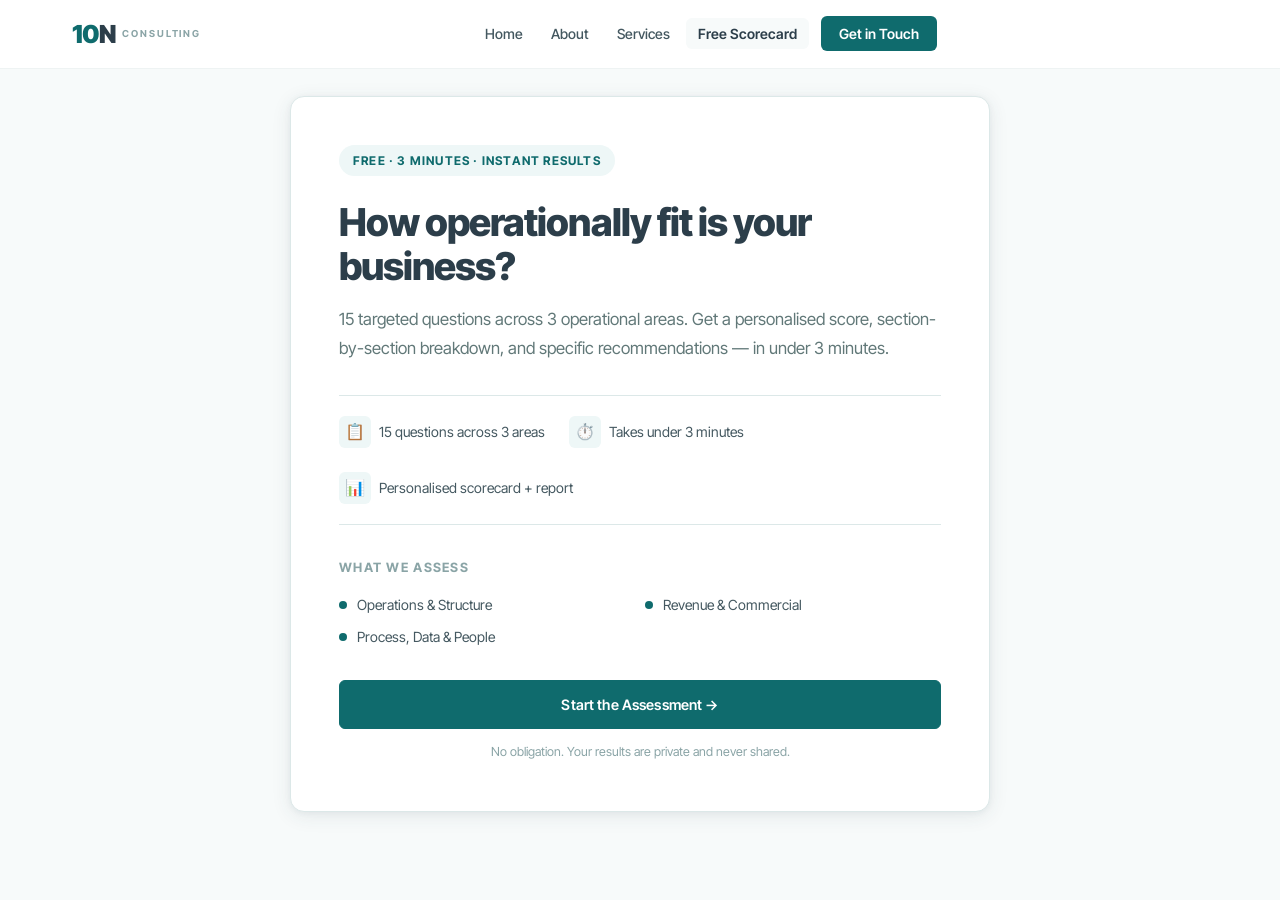
<file: scorecard.html>
<!DOCTYPE html>
<html lang="en">
<head>
  <!-- Google tag (gtag.js) -->
<script async src="https://www.googletagmanager.com/gtag/js?id=G-MM3BYN0DY3"></script>
<script>
  window.dataLayer = window.dataLayer || [];
  function gtag(){dataLayer.push(arguments);}
  gtag('js', new Date());

  gtag('config', 'G-MM3BYN0DY3');
</script>
  <script type="text/javascript">
    (function(c,l,a,r,i,t,y){
        c[a]=c[a]||function(){(c[a].q=c[a].q||[]).push(arguments)};
        t=l.createElement(r);t.async=1;t.src="https://www.clarity.ms/tag/"+i;
        y=l.getElementsByTagName(r)[0];y.parentNode.insertBefore(t,y);
    })(window, document, "clarity", "script", "z01edhs958");
</script>
  <meta charset="UTF-8" />
  <meta name="viewport" content="width=device-width, initial-scale=1.0" />
  <title>Operations Efficiency Scorecard — 10N Consulting</title>
  <meta name="description" content="Benchmark your business operations in 5 minutes. Get a free, personalised scorecard across operating model, revenue operations, process efficiency, analytics, and team health." />
  <link rel="stylesheet" href="style.css" />
  <link rel="icon" href="data:image/svg+xml,<svg xmlns='http://www.w3.org/2000/svg' viewBox='0 0 100 100'><rect width='100' height='100' rx='16' fill='%230F6B6D'/><text y='.85em' font-size='64' font-family='sans-serif' font-weight='900' fill='white'>10</text></svg>" />
  <style>
    /* ── Scorecard-specific styles ── */
    body { background: var(--off-white); }

    .sc-wrap {
      min-height: 100vh;
      padding: 96px 24px 80px;
      display: flex;
      flex-direction: column;
      align-items: center;
    }

    /* Progress bar */
    .sc-progress-bar-track {
      position: fixed;
      top: 68px; left: 0; right: 0;
      height: 3px;
      background: var(--grey-200);
      z-index: 900;
    }
    .sc-progress-bar-fill {
      height: 100%;
      background: var(--teal);
      transition: width 0.4s ease;
      width: 0%;
    }

    /* Card container */
    .sc-card {
      background: var(--white);
      border: 0.5px solid var(--grey-200);
      border-radius: var(--radius-lg);
      padding: 48px;
      width: 100%;
      max-width: 700px;
      box-shadow: var(--shadow);
    }

    /* Intro screen */
    .sc-intro-badge {
      display: inline-flex;
      align-items: center;
      gap: 8px;
      background: var(--teal-pale);
      color: var(--teal);
      font-size: 0.75rem;
      font-weight: 700;
      letter-spacing: 0.1em;
      text-transform: uppercase;
      padding: 6px 14px;
      border-radius: 20px;
      margin-bottom: 24px;
    }
    .sc-intro-h1 {
      font-size: clamp(1.8rem, 3.5vw, 2.4rem);
      font-weight: 800;
      color: var(--navy);
      line-height: 1.15;
      letter-spacing: -0.025em;
      margin-bottom: 16px;
    }
    .sc-intro-lead {
      font-size: 1.05rem;
      color: var(--grey-500);
      line-height: 1.75;
      margin-bottom: 32px;
    }
    .sc-meta-row {
      display: flex;
      gap: 24px;
      flex-wrap: wrap;
      padding: 20px 0;
      border-top: 0.5px solid var(--grey-200);
      border-bottom: 0.5px solid var(--grey-200);
      margin-bottom: 32px;
    }
    .sc-meta-item {
      display: flex;
      align-items: center;
      gap: 8px;
      font-size: 0.875rem;
      color: var(--grey-600);
    }
    .sc-meta-icon {
      width: 32px; height: 32px;
      background: var(--teal-pale);
      border-radius: var(--radius);
      display: flex; align-items: center; justify-content: center;
      font-size: 1rem;
      flex-shrink: 0;
    }
    .sc-covers-grid {
      display: grid;
      grid-template-columns: 1fr 1fr;
      gap: 10px;
      margin-bottom: 32px;
    }
    .sc-cover-item {
      display: flex;
      align-items: center;
      gap: 10px;
      font-size: 0.875rem;
      color: var(--grey-600);
    }
    .sc-cover-dot {
      width: 8px; height: 8px;
      background: var(--teal);
      border-radius: 50%;
      flex-shrink: 0;
    }

    /* Section header */
    .sc-section-num {
      font-size: 0.7rem;
      font-weight: 700;
      letter-spacing: 0.14em;
      text-transform: uppercase;
      color: var(--teal);
      margin-bottom: 8px;
    }
    .sc-section-title {
      font-size: 1.5rem;
      font-weight: 800;
      color: var(--navy);
      letter-spacing: -0.02em;
      margin-bottom: 8px;
    }
    .sc-section-desc {
      font-size: 0.9rem;
      color: var(--grey-500);
      margin-bottom: 32px;
      line-height: 1.6;
    }

    /* Questions */
    .sc-question {
      margin-bottom: 28px;
      padding-bottom: 28px;
      border-bottom: 0.5px solid var(--grey-100);
    }
    .sc-question:last-of-type { border-bottom: none; margin-bottom: 0; padding-bottom: 0; }
    .sc-question-text {
      font-size: 0.95rem;
      font-weight: 600;
      color: var(--navy);
      margin-bottom: 14px;
      line-height: 1.5;
    }
    .sc-question-num {
      font-size: 0.75rem;
      font-weight: 700;
      color: var(--teal);
      display: block;
      margin-bottom: 6px;
    }
    .sc-scale {
      display: grid;
      grid-template-columns: repeat(5, 1fr);
      gap: 6px;
    }
    .sc-scale-btn {
      display: flex;
      flex-direction: column;
      align-items: center;
      gap: 4px;
      padding: 10px 4px;
      border: 1.5px solid var(--grey-200);
      border-radius: var(--radius);
      background: var(--white);
      cursor: pointer;
      transition: all 0.15s ease;
      font-family: var(--font);
    }
    .sc-scale-btn:hover { border-color: var(--teal); background: var(--teal-pale); }
    .sc-scale-btn.selected { border-color: var(--teal); background: var(--teal); }
    .sc-scale-num {
      font-size: 1.1rem;
      font-weight: 700;
      color: var(--grey-500);
      line-height: 1;
    }
    .sc-scale-btn.selected .sc-scale-num { color: var(--white); }
    .sc-scale-label {
      font-size: 0.6rem;
      font-weight: 600;
      color: var(--grey-400);
      text-align: center;
      text-transform: uppercase;
      letter-spacing: 0.04em;
      line-height: 1.2;
    }
    .sc-scale-btn.selected .sc-scale-label { color: rgba(255,255,255,0.8); }
    .sc-scale-btn:hover .sc-scale-num { color: var(--teal); }
    .sc-scale-btn:hover .sc-scale-label { color: var(--teal); }
    .sc-scale-btn.selected:hover .sc-scale-num,
    .sc-scale-btn.selected:hover .sc-scale-label { color: var(--white); }

    /* Navigation */
    .sc-nav-row {
      display: flex;
      justify-content: space-between;
      align-items: center;
      margin-top: 36px;
      padding-top: 24px;
      border-top: 0.5px solid var(--grey-100);
    }
    .sc-back-btn {
      background: none;
      border: none;
      color: var(--grey-400);
      font-family: var(--font);
      font-size: 0.875rem;
      font-weight: 500;
      cursor: pointer;
      padding: 8px 0;
      transition: color 0.15s;
    }
    .sc-back-btn:hover { color: var(--navy); }
    .sc-error {
      color: #A32D2D;
      font-size: 0.8rem;
      font-weight: 500;
      margin-top: 12px;
      display: none;
    }

    /* Email gate */
    .sc-gate-icon {
      width: 64px; height: 64px;
      background: var(--teal-pale);
      border-radius: 50%;
      display: flex; align-items: center; justify-content: center;
      font-size: 1.8rem;
      margin: 0 auto 24px;
    }
    .sc-gate h2 {
      font-size: 1.6rem;
      font-weight: 800;
      color: var(--navy);
      text-align: center;
      margin-bottom: 12px;
    }
    .sc-gate p {
      text-align: center;
      font-size: 0.9rem;
      color: var(--grey-500);
      margin-bottom: 28px;
    }
    .sc-gate-preview {
      background: var(--teal-pale);
      border: 1px solid var(--teal-light);
      border-radius: var(--radius);
      padding: 16px 20px;
      text-align: center;
      margin-bottom: 28px;
    }
    .sc-gate-score-label {
      font-size: 0.75rem;
      font-weight: 700;
      letter-spacing: 0.1em;
      text-transform: uppercase;
      color: var(--teal);
      margin-bottom: 4px;
    }
    .sc-gate-score-num {
      font-size: 2.5rem;
      font-weight: 900;
      color: var(--navy);
      letter-spacing: -0.04em;
      line-height: 1;
    }
    .sc-gate-score-denom {
      font-size: 1.2rem;
      color: var(--grey-400);
      font-weight: 600;
    }
    .sc-gate-score-tier {
      font-size: 0.8rem;
      color: var(--teal);
      font-weight: 600;
      margin-top: 6px;
    }

    /* Results */
    .sc-results-header {
      text-align: center;
      margin-bottom: 36px;
    }
    .sc-score-circle {
      width: 120px; height: 120px;
      border-radius: 50%;
      display: flex;
      flex-direction: column;
      align-items: center;
      justify-content: center;
      margin: 0 auto 20px;
      position: relative;
    }
    .sc-score-big {
      font-size: 2.4rem;
      font-weight: 900;
      line-height: 1;
      letter-spacing: -0.04em;
    }
    .sc-score-denom {
      font-size: 0.85rem;
      font-weight: 500;
      opacity: 0.7;
      margin-top: 2px;
    }
    .sc-tier-badge {
      display: inline-flex;
      align-items: center;
      gap: 6px;
      padding: 6px 16px;
      border-radius: 20px;
      font-size: 0.8rem;
      font-weight: 700;
      letter-spacing: 0.06em;
      text-transform: uppercase;
      margin-bottom: 16px;
    }
    .sc-results-desc {
      font-size: 1rem;
      color: var(--grey-500);
      max-width: 520px;
      margin: 0 auto;
      line-height: 1.7;
    }

    /* Section bars */
    .sc-breakdown-title {
      font-size: 0.8rem;
      font-weight: 700;
      letter-spacing: 0.1em;
      text-transform: uppercase;
      color: var(--grey-400);
      margin-bottom: 20px;
    }
    .sc-bar-row {
      margin-bottom: 16px;
    }
    .sc-bar-label-row {
      display: flex;
      justify-content: space-between;
      align-items: baseline;
      margin-bottom: 6px;
    }
    .sc-bar-label {
      font-size: 0.875rem;
      font-weight: 600;
      color: var(--navy);
    }
    .sc-bar-score {
      font-size: 0.8rem;
      font-weight: 700;
      color: var(--grey-500);
    }
    .sc-bar-track {
      height: 8px;
      background: var(--grey-100);
      border-radius: 4px;
      overflow: hidden;
    }
    .sc-bar-fill {
      height: 100%;
      border-radius: 4px;
      transition: width 0.8s ease;
      width: 0%;
    }

    /* Recommendations */
    .sc-recs-title {
      font-size: 0.8rem;
      font-weight: 700;
      letter-spacing: 0.1em;
      text-transform: uppercase;
      color: var(--grey-400);
      margin: 32px 0 16px;
    }
    .sc-rec-card {
      background: var(--off-white);
      border: 0.5px solid var(--grey-200);
      border-radius: var(--radius);
      padding: 16px 20px;
      margin-bottom: 12px;
      display: flex;
      gap: 14px;
      align-items: flex-start;
    }
    .sc-rec-icon {
      width: 32px; height: 32px;
      border-radius: var(--radius);
      display: flex; align-items: center; justify-content: center;
      font-size: 1rem;
      flex-shrink: 0;
      margin-top: 1px;
    }
    .sc-rec-content h4 {
      font-size: 0.875rem;
      font-weight: 700;
      color: var(--navy);
      margin-bottom: 4px;
    }
    .sc-rec-content p {
      font-size: 0.8rem;
      color: var(--grey-500);
      line-height: 1.55;
      margin: 0;
    }

    /* Results CTA */
    .sc-results-cta {
      background: var(--navy-deeper);
      border-radius: var(--radius);
      padding: 28px;
      text-align: center;
      margin-top: 28px;
    }
    .sc-results-cta h3 {
      color: var(--white);
      font-size: 1.1rem;
      margin-bottom: 8px;
    }
    .sc-results-cta p {
      color: rgba(255,255,255,0.55);
      font-size: 0.875rem;
      margin-bottom: 20px;
    }

    /* Screens */
    .sc-screen { display: none; }
    .sc-screen.active { display: block; }

    /* Util */
    .w-full { width: 100%; }

    @media (max-width: 600px) {
      .sc-card { padding: 28px 20px; }
      .sc-covers-grid { grid-template-columns: 1fr; }
      .sc-scale { grid-template-columns: repeat(5, 1fr); gap: 4px; }
      .sc-scale-btn { padding: 8px 2px; }
      .sc-scale-num { font-size: 1rem; }
      .sc-scale-label { font-size: 0.55rem; }
    }
  </style>
</head>
<body>

  <!-- Navigation -->
  <nav class="navbar" id="navbar">
    <div class="navbar-inner">
      <a href="index.html" class="logo" aria-label="10N Consulting home">
        <span class="logo-10">10</span><span class="logo-n">N</span>
        <span class="logo-word">Consulting</span>
      </a>
      <ul class="nav-links" id="navLinks">
        <li><a href="index.html">Home</a></li>
        <li><a href="about.html">About</a></li>
        <li><a href="services.html">Services</a></li>
        <li><a href="scorecard.html" class="active">Free Scorecard</a></li>
        <li><a href="index.html#contact" class="nav-cta">Get in Touch</a></li>
      </ul>
      <div class="nav-toggle" id="navToggle" aria-label="Toggle menu"><span></span><span></span><span></span></div>
    </div>
  </nav>

  <!-- Progress bar -->
  <div class="sc-progress-bar-track" id="progressTrack" style="display:none;">
    <div class="sc-progress-bar-fill" id="progressFill"></div>
  </div>

  <!-- Scorecard App -->
  <main class="sc-wrap" id="scApp">

    <!-- ── Screen 0: Intro ── -->
    <div class="sc-card sc-screen active" id="screen-intro">
      <div class="sc-intro-badge">Free · 3 minutes · Instant results</div>
      <h1 class="sc-intro-h1">How operationally fit is your business?</h1>
      <p class="sc-intro-lead">15 targeted questions across 3 operational areas. Get a personalised score, section-by-section breakdown, and specific recommendations — in under 3 minutes.</p>

      <div class="sc-meta-row">
        <div class="sc-meta-item">
          <div class="sc-meta-icon">📋</div>
          <span>15 questions across 3 areas</span>
        </div>
        <div class="sc-meta-item">
          <div class="sc-meta-icon">⏱️</div>
          <span>Takes under 3 minutes</span>
        </div>
        <div class="sc-meta-item">
          <div class="sc-meta-icon">📊</div>
          <span>Personalised scorecard + report</span>
        </div>
      </div>

      <p style="font-size:0.8rem; font-weight:700; letter-spacing:0.1em; text-transform:uppercase; color:var(--grey-400); margin-bottom:14px;">What we assess</p>
      <div class="sc-covers-grid">
        <div class="sc-cover-item"><div class="sc-cover-dot"></div><span>Operations & Structure</span></div>
        <div class="sc-cover-item"><div class="sc-cover-dot"></div><span>Revenue & Commercial</span></div>
        <div class="sc-cover-item"><div class="sc-cover-dot"></div><span>Process, Data & People</span></div>
      </div>

      <button class="btn btn-primary btn-lg w-full" onclick="startScorecard()" style="justify-content:center;">
        Start the Assessment →
      </button>
      <p style="text-align:center; font-size:0.78rem; color:var(--grey-400); margin-top:12px;">No obligation. Your results are private and never shared.</p>
    </div>

    <!-- ── Screens 1–3: Question sections ── -->
    <div class="sc-card sc-screen" id="screen-section-0"></div>
    <div class="sc-card sc-screen" id="screen-section-1"></div>
    <div class="sc-card sc-screen" id="screen-section-2"></div>

    <!-- ── Screen 6: Email gate ── -->
    <div class="sc-card sc-screen sc-gate" id="screen-gate">
      <div class="sc-gate-icon">📊</div>
      <h2>Your scorecard is ready.</h2>
      <p>Enter your name and email to unlock your full results — including your section breakdown and top recommendations.</p>
      <div class="sc-gate-preview">
        <div class="sc-gate-score-label">Your overall score</div>
        <div>
          <span class="sc-gate-score-num" id="gateScore">—</span>
          <span class="sc-gate-score-denom">/100</span>
        </div>
        <div class="sc-gate-score-tier" id="gateTier"></div>
      </div>
      <form id="gateForm" name="scorecard-lead" method="POST" data-netlify="true" netlify-honeypot="bot-field">
        <input type="hidden" name="form-name" value="scorecard-lead" />
        <input type="hidden" name="overall_score" id="hiddenScore" />
        <input type="hidden" name="section_scores" id="hiddenSectionScores" />
        <input type="hidden" name="weakest_area" id="hiddenWeakest" />
        <p style="display:none;"><input name="bot-field" /></p>
        <div class="form-group">
          <label for="gateName">Your Name *</label>
          <input type="text" id="gateName" name="name" placeholder="Jane Smith" required autocomplete="name" />
        </div>
        <div class="form-group">
          <label for="gateEmail">Work Email *</label>
          <input type="email" id="gateEmail" name="email" placeholder="jane@yourcompany.com" required autocomplete="email" />
        </div>
        <div class="form-group">
          <label for="gateCompany">Company</label>
          <input type="text" id="gateCompany" name="company" placeholder="Your Company Pte Ltd" autocomplete="organization" />
        </div>
        <button type="submit" class="btn btn-primary btn-lg w-full" style="justify-content:center; margin-top:8px;">
          View My Full Results →
        </button>
        <p style="text-align:center; font-size:0.78rem; color:var(--grey-400); margin-top:12px;">No spam. Unsubscribe any time. We respond to every scorecard within 1 business day.</p>
      </form>
    </div>

    <!-- ── Screen 7: Results ── -->
    <div class="sc-card sc-screen" id="screen-results">
      <div class="sc-results-header">
        <div class="sc-score-circle" id="resultsCircle">
          <div class="sc-score-big" id="resultsBigScore"></div>
          <div class="sc-score-denom">out of 100</div>
        </div>
        <div class="sc-tier-badge" id="resultsTierBadge"></div>
        <p class="sc-results-desc" id="resultsTierDesc"></p>
      </div>

      <div style="border-top:0.5px solid var(--grey-200); padding-top:28px;">
        <div class="sc-breakdown-title">Score by Area</div>
        <div id="sectionBars"></div>
      </div>

      <div class="sc-recs-title">Top Recommendations</div>
      <div id="recommendations"></div>

      <div class="sc-results-cta">
        <h3>Ready to close the gaps?</h3>
        <p>Most engagements start with a free 30-minute discovery call. We'll walk through your scorecard results and identify where to focus first.</p>
        <a href="index.html#contact" class="btn btn-outline-white btn-lg" style="justify-content:center; display:inline-flex;">
          Book a Free Discovery Call →
        </a>
      </div>

      <div style="margin-top:20px; text-align:center;">
        <button onclick="restartScorecard()" style="background:none; border:none; color:var(--grey-400); font-size:0.8rem; cursor:pointer; font-family:var(--font);">
          Retake the scorecard
        </button>
      </div>
    </div>

  </main>

  <!-- Netlify form detection (hidden) -->
  <form name="scorecard-lead" data-netlify="true" style="display:none;">
    <input type="text" name="name" />
    <input type="email" name="email" />
    <input type="text" name="company" />
    <input type="hidden" name="overall_score" />
    <input type="hidden" name="section_scores" />
    <input type="hidden" name="weakest_area" />
  </form>

  <script src="script.js"></script>
  <script>
  // ── Data ──────────────────────────────────────────────────────────────────
  const SECTIONS = [
    {
      title: "Operations & Structure",
      icon: "⚙️",
      service: "Operating Model Design & Scaling",
      desc: "Assess how clearly your business is structured, governed, and run day-to-day.",
      questions: [
        "Your business has a documented operating model — defined roles, key processes, and clear ownership at every level.",
        "Strategic priorities (OKRs or equivalent) are clearly defined, shared with the team, and tracked on a regular cadence.",
        "You have consistent operating rhythms — weekly standups, monthly reviews, and quarterly planning cycles — that your team actually follows.",
        "P&L ownership and budget responsibility are clearly assigned, with regular financial reviews against plan.",
        "Your core operations could continue running effectively without you present for two or more weeks."
      ],
      recs: {
        low:  { title: "Build your operating foundation", body: "Your business is likely running on founder instinct and tribal knowledge. Priority: document your core processes, define roles clearly, and establish a basic operating rhythm before scaling further." },
        mid:  { title: "Formalise your operating model", body: "You have the basics but they're inconsistent. Focus on standardising your operating cadences and clarifying accountability — especially P&L ownership and team OKRs." },
        high: { title: "Optimise for scale", body: "Strong foundation. Stress-test your model against growth to ensure it compounds efficiency rather than creating complexity as headcount and revenue increase." }
      }
    },
    {
      title: "Revenue & Commercial",
      icon: "📈",
      service: "Revenue Operations & CRM",
      desc: "Assess how predictable, visible, and well-managed your commercial engine is.",
      questions: [
        "You use a CRM to track your full sales pipeline, customer data, and account history — and your team uses it consistently.",
        "You can confidently forecast revenue 90 days out, with less than 15% variance from actual results.",
        "You have a defined, repeatable onboarding process that consistently gets new customers to value within an agreed timeframe.",
        "You proactively track customer health and churn risk — rather than reacting when customers flag issues or leave.",
        "Your sales-to-customer-success handoffs are documented, consistent, and experienced as seamless by the customer."
      ],
      recs: {
        low:  { title: "Build your commercial infrastructure", body: "Revenue is likely unpredictable and customer data is scattered. Start with CRM implementation and a basic onboarding playbook — these two alone will transform your revenue visibility and retention." },
        mid:  { title: "Close the forecasting and retention gaps", body: "You have tools in place but they're not fully utilised. Focus on CRM hygiene, a churn risk model, and standardising your onboarding handoffs." },
        high: { title: "Move to proactive revenue management", body: "Your RevOps is solid. The next level is predictive analytics — using pipeline and health data to act on risks before they materialise, not after." }
      }
    },
    {
      title: "Process, Data & People",
      icon: "📊",
      service: "Process Optimisation & Analytics",
      desc: "Assess how systematic your operations are and how well your team and data support execution.",
      questions: [
        "Your core business processes are documented and followed consistently — not just known by one or two people.",
        "You have a defined set of KPIs that leadership reviews regularly, accessible in real-time rather than through manual spreadsheet exports.",
        "You have eliminated or automated the most significant manual steps in your key workflows — billing, reporting, onboarding.",
        "Every team member understands how their role connects to company goals, and you have performance management structures (1:1s, feedback loops, OKRs) in place.",
        "When a process breaks down or a structural change is introduced, your team has a method to identify the root cause and prevent reversion to old habits."
      ],
      recs: {
        low:  { title: "Eliminate your biggest operational risks", body: "Your operations depend on individual knowledge and manual effort, and your team lacks the structure to scale. Start by mapping your three most critical processes, defining 5–7 core KPIs, and introducing basic role-clarity frameworks." },
        mid:  { title: "Systematise, automate, and build team structure", body: "You have elements in place but they're inconsistent. Prioritise documenting core workflows, automating your highest-friction tasks, and introducing a consistent performance management cadence." },
        high: { title: "Move to continuous improvement", body: "Strong foundations across process, data, and people. Focus on formal continuous improvement — regular process reviews, predictive analytics, and succession planning that makes your organisation resilient at scale." }
      }
    }
  ];

  const SCALE_LABELS = ["Not yet", "Early stages", "In progress", "Mostly there", "Fully in place"];

  const TIERS = [
    { min: 0,  max: 39,  label: "Foundation Stage",  color: "#A32D2D", bg: "#FCEBEB", desc: "Your operations are a significant constraint on growth. There are foundational gaps across multiple areas that need to be addressed before you can scale sustainably. The good news: the biggest improvements come from the earliest fixes." },
    { min: 40, max: 59,  label: "Developing",         color: "#854F0B", bg: "#FAEEDA", desc: "You have the basics in place but inconsistency and gaps are creating risk as you grow. You're likely feeling the strain in 2–3 specific areas. Targeted improvements in those areas will unlock significant leverage." },
    { min: 60, max: 79,  label: "Functional",          color: "#0F6B6D", bg: "#EEF7F7", desc: "Good operational foundations with specific areas to sharpen. You can scale from here, but improving your weaker areas now will prevent them becoming expensive problems at higher revenue and headcount." },
    { min: 80, max: 100, label: "Advanced",            color: "#3B6D11", bg: "#EAF3DE", desc: "Strong operational infrastructure. You're operating above the average for your stage. Focus now shifts to optimisation, continuous improvement, and building the systems that scale to your next milestone." }
  ];

  // ── State ─────────────────────────────────────────────────────────────────
  let currentScreen = 'intro';
  let answers = Array(15).fill(0); // 0 = unanswered
  let sectionScores = Array(3).fill(0);
  let totalScore = 0;

  // ── Helpers ───────────────────────────────────────────────────────────────
  function getTier(score) {
    return TIERS.find(t => score >= t.min && score <= t.max) || TIERS[0];
  }

  function calcScores() {
    sectionScores = SECTIONS.map((_, si) => {
      const sectionAnswers = answers.slice(si * 5, si * 5 + 5);
      return sectionAnswers.reduce((a, b) => a + b, 0); // raw out of 25
    });
    const rawTotal = sectionScores.reduce((a, b) => a + b, 0);
    totalScore = Math.round((rawTotal / 75) * 100); // normalise to 100
    return totalScore;
  }

  function showScreen(id) {
    document.querySelectorAll('.sc-screen').forEach(s => s.classList.remove('active'));
    document.getElementById(id).classList.add('active');
    window.scrollTo({ top: 0, behavior: 'smooth' });
  }

  function updateProgress(sectionIndex) {
    const track = document.getElementById('progressTrack');
    const fill  = document.getElementById('progressFill');
    if (sectionIndex < 0) { track.style.display = 'none'; return; }
    track.style.display = 'block';
    const pct = Math.round(((sectionIndex) / 3) * 100);
    fill.style.width = pct + '%';
  }

  // ── Build section screens ─────────────────────────────────────────────────
  function buildSectionScreen(si) {
    const section = SECTIONS[si];
    const globalOffset = si * 5;

    let questionsHTML = section.questions.map((q, qi) => {
      const gi = globalOffset + qi; // global question index
      return `
        <div class="sc-question" id="qblock-${gi}">
          <span class="sc-question-num">Q${gi + 1}</span>
          <div class="sc-question-text">${q}</div>
          <div class="sc-scale" role="group" aria-label="Question ${gi + 1} rating">
            ${[1,2,3,4,5].map(v => `
              <button class="sc-scale-btn${answers[gi] === v ? ' selected' : ''}"
                      onclick="selectAnswer(${gi}, ${v}, this)"
                      aria-label="Score ${v} — ${SCALE_LABELS[v-1]}"
                      type="button">
                <span class="sc-scale-num">${v}</span>
                <span class="sc-scale-label">${SCALE_LABELS[v-1]}</span>
              </button>
            `).join('')}
          </div>
        </div>`;
    }).join('');

    document.getElementById(`screen-section-${si}`).innerHTML = `
      <div class="sc-section-num">Section ${si + 1} of 3</div>
      <div class="sc-section-title">${section.icon} ${section.title}</div>
      <div class="sc-section-desc">${section.desc}</div>
      ${questionsHTML}
      <p class="sc-error" id="error-${si}">Please answer all 5 questions before continuing.</p>
      <div class="sc-nav-row">
        <button class="sc-back-btn" onclick="goBack(${si})" type="button">← Back</button>
        <button class="btn btn-primary" onclick="goNext(${si})" type="button">
          ${si < 2 ? 'Next Section →' : 'See My Results →'}
        </button>
      </div>`;
  }

  // ── User interactions ─────────────────────────────────────────────────────
  function selectAnswer(globalIndex, value, btn) {
    answers[globalIndex] = value;
    // Deselect siblings
    const siblings = btn.closest('.sc-scale').querySelectorAll('.sc-scale-btn');
    siblings.forEach(b => b.classList.remove('selected'));
    btn.classList.add('selected');
  }

  function startScorecard() {
    for (let i = 0; i < 3; i++) buildSectionScreen(i);
    updateProgress(0);
    showScreen('screen-section-0');
    currentScreen = 'section-0';
  }

  function goNext(si) {
    const sectionAnswers = answers.slice(si * 5, si * 5 + 5);
    const unanswered = sectionAnswers.indexOf(0);
    const err = document.getElementById(`error-${si}`);

    if (unanswered !== -1) {
      err.style.display = 'block';
      const block = document.getElementById(`qblock-${si * 5 + unanswered}`);
      block.scrollIntoView({ behavior: 'smooth', block: 'center' });
      return;
    }
    err.style.display = 'none';

    if (si < 2) {
      updateProgress(si + 1);
      showScreen(`screen-section-${si + 1}`);
    } else {
      // All sections done — show gate
      calcScores();
      const tier = getTier(totalScore);
      document.getElementById('gateScore').textContent = totalScore;
      document.getElementById('gateTier').textContent = tier.label;
      document.getElementById('hiddenScore').value = totalScore;
      document.getElementById('hiddenSectionScores').value = SECTIONS.map((s, i) => `${s.title}: ${sectionScores[i]}/25`).join(' | ');
      const weakestIdx = sectionScores.indexOf(Math.min(...sectionScores));
      document.getElementById('hiddenWeakest').value = SECTIONS[weakestIdx].title;
      updateProgress(3);
      showScreen('screen-gate');
    }
  }

  function goBack(si) {
    if (si === 0) {
      updateProgress(-1);
      showScreen('screen-intro');
    } else {
      updateProgress(si - 1);
      showScreen(`screen-section-${si - 1}`);
    }
  }

  function restartScorecard() {
    answers = Array(15).fill(0);
    sectionScores = Array(3).fill(0);
    totalScore = 0;
    updateProgress(-1);
    showScreen('screen-intro');
  }

  // ── Gate form submission ──────────────────────────────────────────────────
  document.getElementById('gateForm').addEventListener('submit', async (e) => {
    e.preventDefault();
    const btn = e.target.querySelector('button[type="submit"]');
    btn.textContent = 'Loading your results…';
    btn.disabled = true;

    // Submit to Netlify
    try {
      const fd = new FormData(e.target);
      await fetch('/', {
        method: 'POST',
        headers: { 'Content-Type': 'application/x-www-form-urlencoded' },
        body: new URLSearchParams(fd).toString()
      });
    } catch (_) {}

    showResults();
  });

  // ── Build results screen ──────────────────────────────────────────────────
  function showResults() {
    const tier = getTier(totalScore);

    // Score circle
    const circle = document.getElementById('resultsCircle');
    circle.style.background = tier.bg;
    circle.style.border = `3px solid ${tier.color}`;
    document.getElementById('resultsBigScore').textContent = totalScore;
    document.getElementById('resultsBigScore').style.color = tier.color;

    // Tier badge
    const badge = document.getElementById('resultsTierBadge');
    badge.textContent = tier.label;
    badge.style.background = tier.bg;
    badge.style.color = tier.color;
    badge.style.border = `1px solid ${tier.color}40`;

    document.getElementById('resultsTierDesc').textContent = tier.desc;

    // Section bars
    const barColors = ['#A32D2D', '#854F0B', '#0F6B6D', '#3B6D11'];
    function barColor(score) {
      if (score < 13) return barColors[0];
      if (score < 17) return barColors[1];
      if (score < 21) return barColors[2];
      return barColors[3];
    }

    const barsHTML = SECTIONS.map((s, i) => `
      <div class="sc-bar-row">
        <div class="sc-bar-label-row">
          <span class="sc-bar-label">${s.title}</span>
          <span class="sc-bar-score" style="color:${barColor(sectionScores[i])}">${sectionScores[i]}/25</span>
        </div>
        <div class="sc-bar-track">
          <div class="sc-bar-fill" id="bar-${i}" style="background:${barColor(sectionScores[i])}; width:0%"></div>
        </div>
      </div>`).join('');
    document.getElementById('sectionBars').innerHTML = barsHTML;

    // Animate bars after render
    setTimeout(() => {
      SECTIONS.forEach((_, i) => {
        const bar = document.getElementById(`bar-${i}`);
        if (bar) bar.style.width = `${(sectionScores[i] / 25) * 100}%`;
      });
    }, 100);

    // All 3 section recommendations (lowest scoring first)
    const ranked = [...sectionScores.map((s, i) => ({ i, s }))].sort((a, b) => a.s - b.s);
    const top3 = ranked;

    const recColors = ['#FCEBEB', '#FAEEDA', '#EEF7F7'];
    const recIconColors = ['#A32D2D', '#854F0B', '#0F6B6D'];
    const recIcons = ['🎯', '📋', '💡'];
    const priorityLabels = ['Priority 1', 'Priority 2', 'Priority 3'];

    const recsHTML = top3.map(({ i, s }, rank) => {
      const section = SECTIONS[i];
      const recKey = s < 13 ? 'low' : s < 18 ? 'mid' : 'high';
      const rec = section.recs[recKey];
      return `
        <div class="sc-rec-card">
          <div class="sc-rec-icon" style="background:${recColors[rank]};">
            <span style="font-size:1rem;">${recIcons[rank]}</span>
          </div>
          <div class="sc-rec-content">
            <h4 style="color:${recIconColors[rank]}; font-size:0.7rem; text-transform:uppercase; letter-spacing:0.08em; margin-bottom:4px;">${priorityLabels[rank]} — ${section.title}</h4>
            <h4>${rec.title}</h4>
            <p>${rec.body}</p>
          </div>
        </div>`;
    }).join('');
    document.getElementById('recommendations').innerHTML = recsHTML;

    updateProgress(5);
    showScreen('screen-results');
  }
  </script>
</body>
</html>
</file>
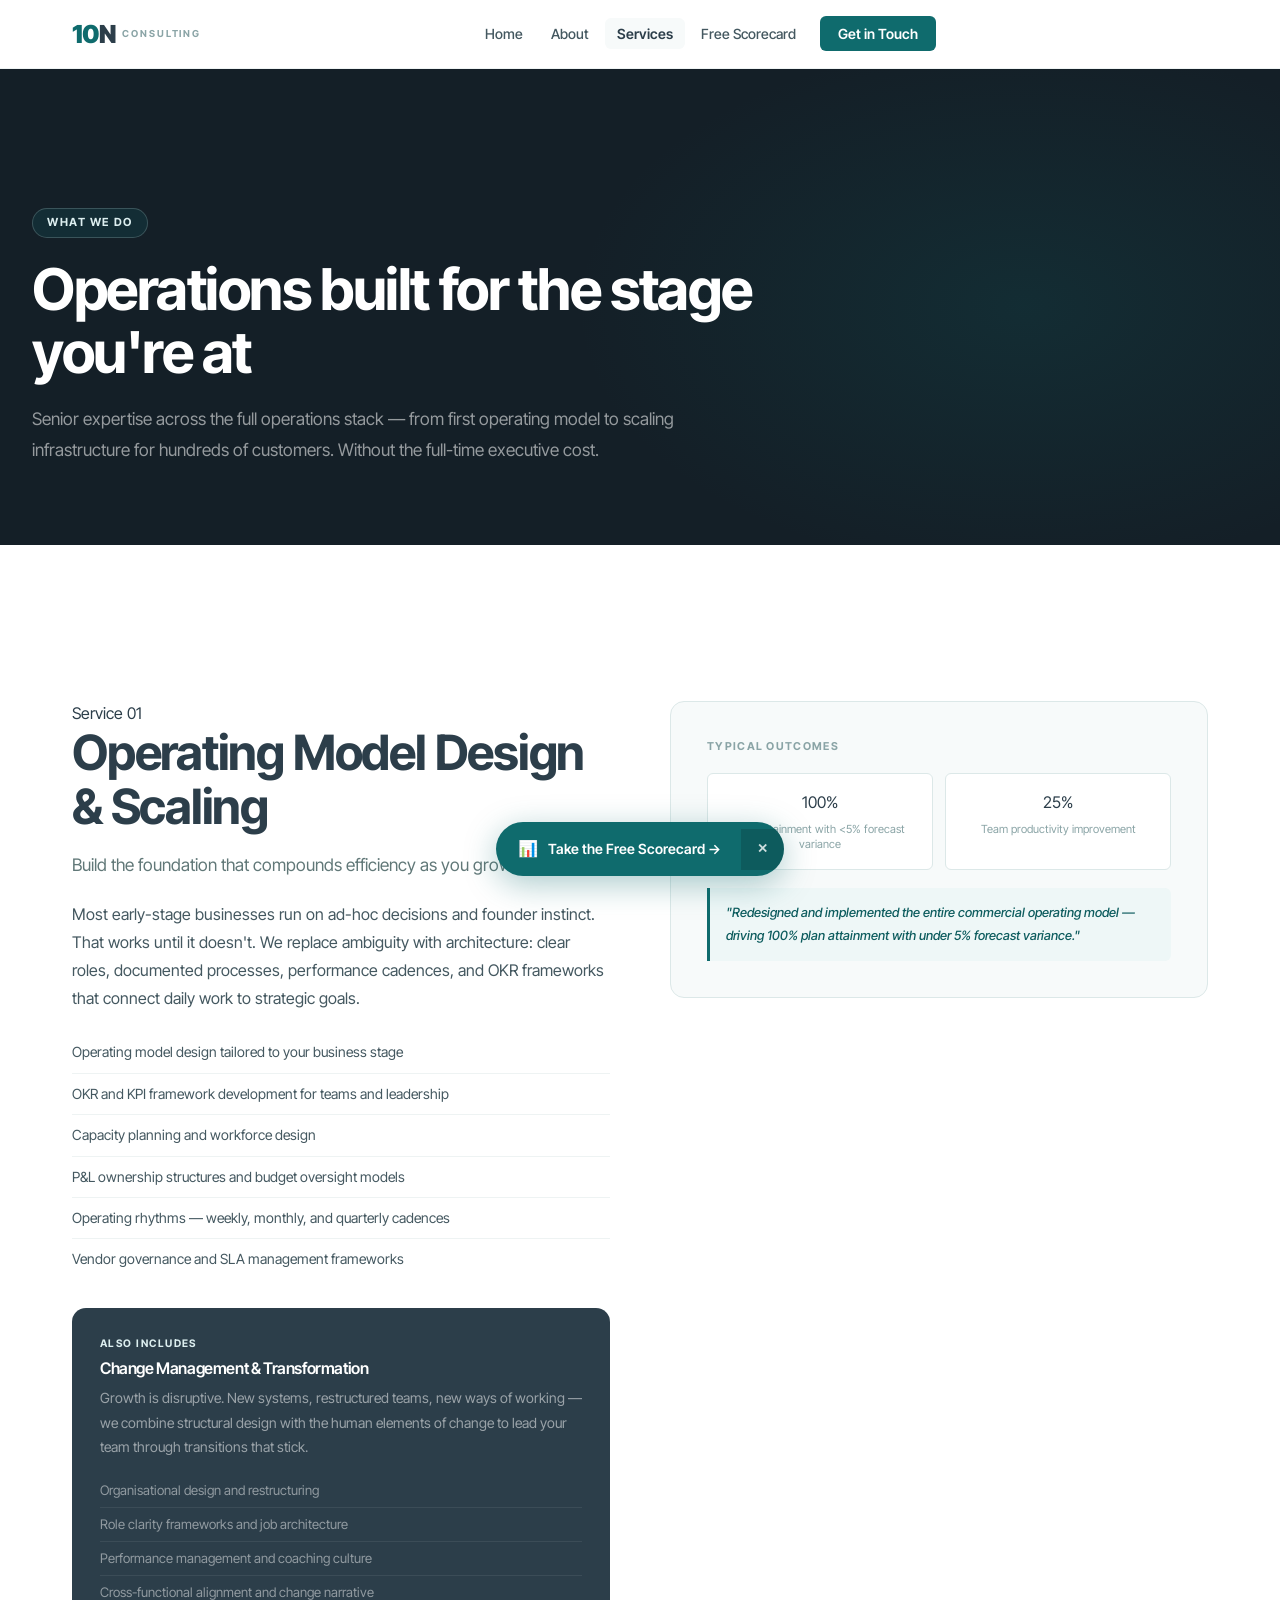
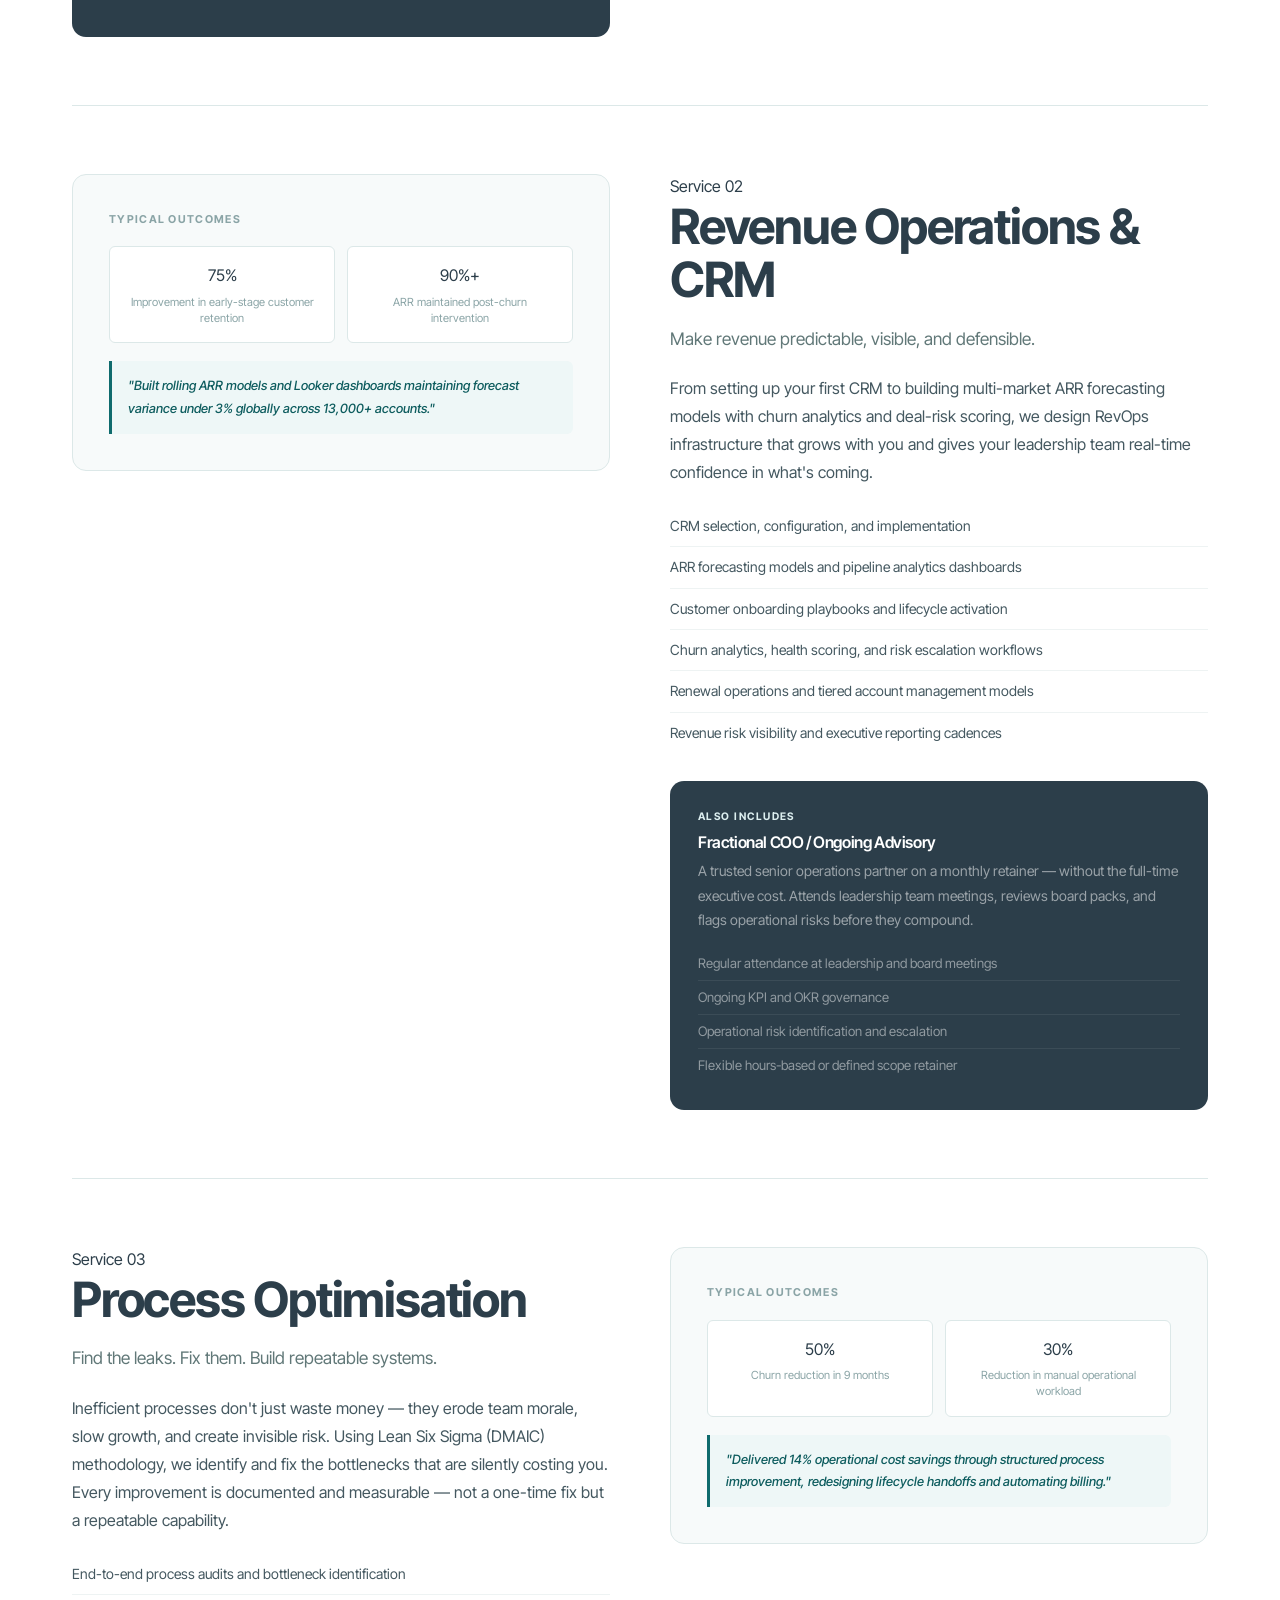
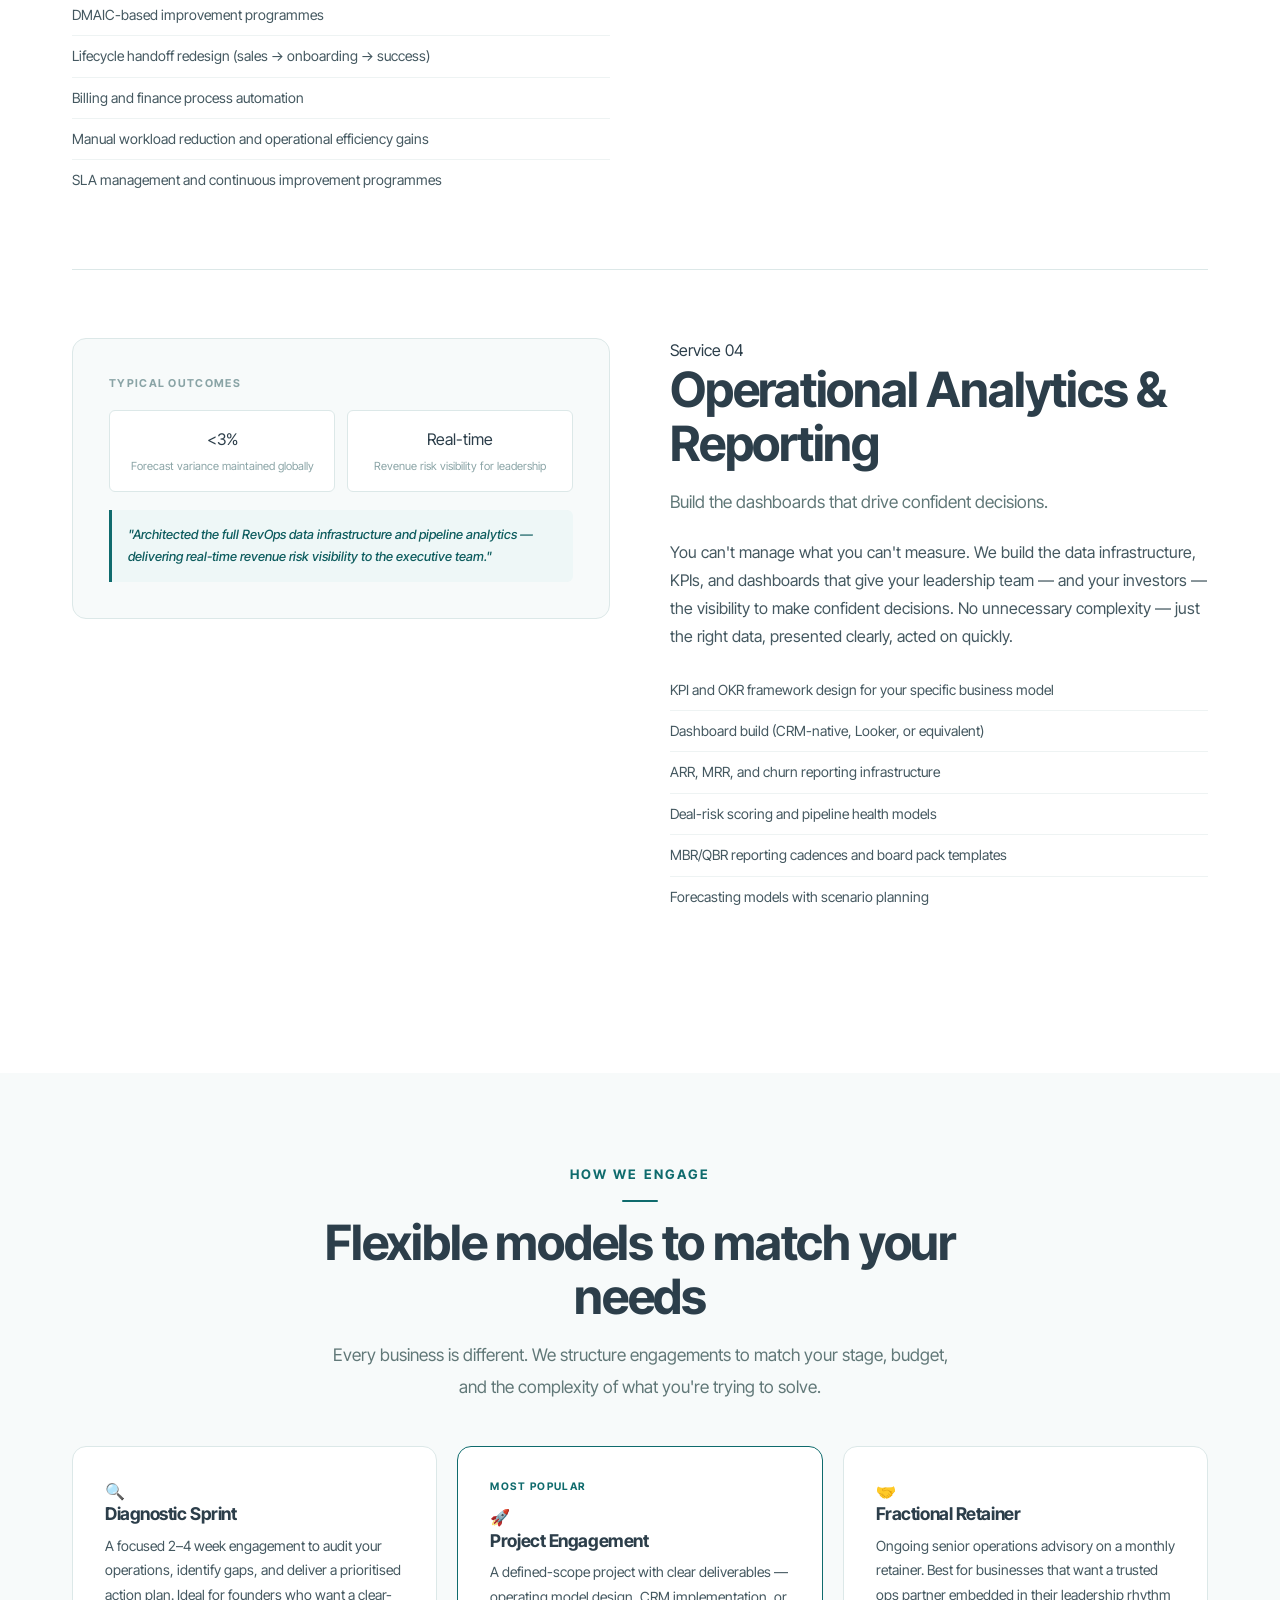
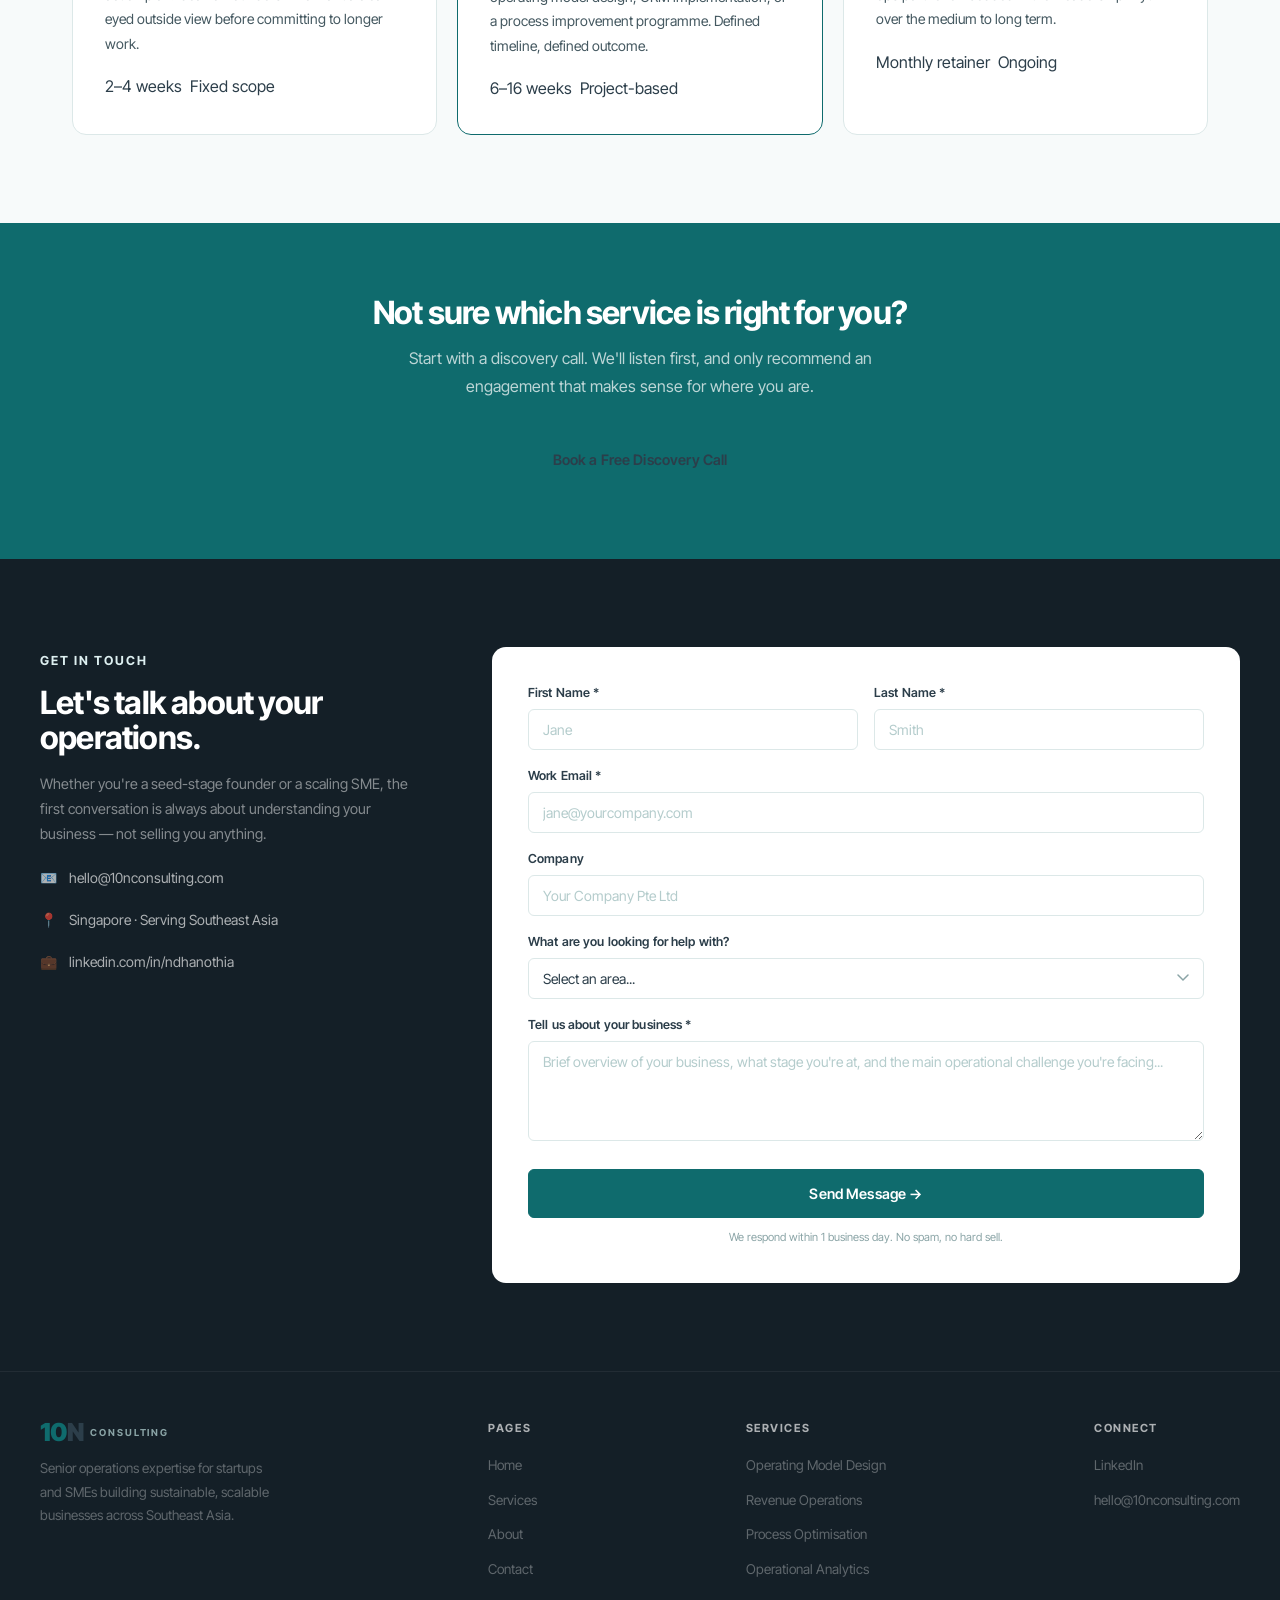
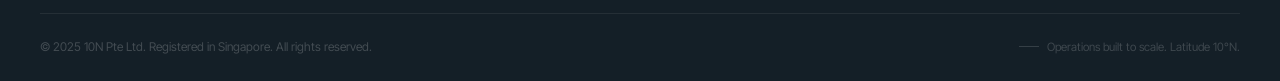
<file: services.html>
<!DOCTYPE html>
<html lang="en">
<head>
  <!-- Google tag (gtag.js) -->
<script async src="https://www.googletagmanager.com/gtag/js?id=G-MM3BYN0DY3"></script>
<script>
  window.dataLayer = window.dataLayer || [];
  function gtag(){dataLayer.push(arguments);}
  gtag('js', new Date());

  gtag('config', 'G-MM3BYN0DY3');
</script>
  <script type="text/javascript">
    (function(c,l,a,r,i,t,y){
        c[a]=c[a]||function(){(c[a].q=c[a].q||[]).push(arguments)};
        t=l.createElement(r);t.async=1;t.src="https://www.clarity.ms/tag/"+i;
        y=l.getElementsByTagName(r)[0];y.parentNode.insertBefore(t,y);
    })(window, document, "clarity", "script", "z01edhs958");
</script>
  <meta charset="UTF-8" />
  <meta name="viewport" content="width=device-width, initial-scale=1.0" />
  <title>Services — 10N Consulting | Operations for Startups & SMEs in Southeast Asia</title>
  <meta name="description" content="10N Consulting offers operating model design, revenue operations, process optimisation, and operational analytics for startups and SMEs across Southeast Asia. Based in Singapore." />
  <link rel="canonical" href="https://www.10nconsulting.com/services.html" />
  <meta property="og:title"       content="Services — 10N Consulting" />
  <meta property="og:description" content="Operating model design, RevOps, process optimisation, and operational analytics for startups and SMEs across SEA." />
  <meta property="og:type"        content="website" />
  <meta property="og:url"         content="https://www.10nconsulting.com/services.html" />
  <script type="application/ld+json">
  {
    "@context": "https://schema.org",
    "@type": "ItemList",
    "name": "10N Consulting Services",
    "description": "Operations consulting services for startups and SMEs in Southeast Asia",
    "provider": { "@type": "Organization", "name": "10N Consulting", "url": "https://www.10nconsulting.com" },
    "itemListElement": [
      { "@type": "ListItem", "position": 1, "name": "Operating Model Design & Scaling", "description": "Design the operating model, processes, and rhythms that compound efficiency as your business grows." },
      { "@type": "ListItem", "position": 2, "name": "Revenue Operations & CRM",          "description": "Build commercial infrastructure — pipeline forecasting, CRM systems, and customer lifecycle playbooks — making revenue predictable." },
      { "@type": "ListItem", "position": 3, "name": "Process Optimisation",               "description": "Apply Lean Six Sigma DMAIC methodology to identify bottlenecks and build repeatable, measurable processes." },
      { "@type": "ListItem", "position": 4, "name": "Operational Analytics & Reporting",  "description": "Build KPI frameworks, dashboards, and forecasting models that enable confident board-level decision-making." }
    ]
  }
  </script>
  <link rel="stylesheet" href="style.css" />
  <link rel="icon" href="data:image/svg+xml,<svg xmlns='http://www.w3.org/2000/svg' viewBox='0 0 100 100'><text y='.9em' font-size='90'>🧭</text></svg>" />
</head>
<body>

  <nav class="navbar" id="navbar">
    <div class="navbar-inner">
      <a href="index.html" class="logo" aria-label="10N Consulting home">
        <span class="logo-10">10</span><span class="logo-n">N</span>
        <span class="logo-word">Consulting</span>
      </a>
      <ul class="nav-links" id="navLinks">
        <li><a href="index.html">Home</a></li>
        <li><a href="about.html">About</a></li>
        <li><a href="services.html" class="active" aria-current="page">Services</a></li>
        <li><a href="scorecard.html">Free Scorecard</a></li>
        <li><a href="#contact" class="nav-cta">Get in Touch</a></li>
      </ul>
      <div class="nav-toggle" id="navToggle" aria-label="Toggle menu"><span></span><span></span><span></span></div>
    </div>
  </nav>

  <!-- Page Hero -->
  <section class="page-hero" aria-label="Services hero">
    <div class="page-hero-inner">
      <span class="overline" style="background:rgba(15,107,109,0.2); border:1px solid rgba(221,238,240,0.2); color:var(--teal-light); font-size:0.7rem; font-weight:700; letter-spacing:0.14em; text-transform:uppercase; padding:5px 14px; border-radius:20px; display:inline-block; margin-bottom:20px;">What We Do</span>
      <h1>Operations built for the stage you're at</h1>
      <p class="lead mt-16">Senior expertise across the full operations stack — from first operating model to scaling infrastructure for hundreds of customers. Without the full-time executive cost.</p>
    </div>
  </section>

  <!-- Services Detail -->
  <section class="section" aria-label="Service details">
    <div class="container">

      <!-- 01 Operating Model -->
      <div class="service-detail" id="operating-model">
        <div>
          <span class="service-detail-label">Service 01</span>
          <h2>Operating Model Design & Scaling</h2>
          <p class="lead">Build the foundation that compounds efficiency as you grow.</p>
          <p>Most early-stage businesses run on ad-hoc decisions and founder instinct. That works until it doesn't. We replace ambiguity with architecture: clear roles, documented processes, performance cadences, and OKR frameworks that connect daily work to strategic goals.</p>
          <ul class="outcome-list mt-24" aria-label="Service outcomes">
            <li>Operating model design tailored to your business stage</li>
            <li>OKR and KPI framework development for teams and leadership</li>
            <li>Capacity planning and workforce design</li>
            <li>P&L ownership structures and budget oversight models</li>
            <li>Operating rhythms — weekly, monthly, and quarterly cadences</li>
            <li>Vendor governance and SLA management frameworks</li>
          </ul>
          <!-- Sub-service: Change Management -->
          <div class="sub-service-block">
            <span class="sub-label">Also Includes</span>
            <h4>Change Management & Transformation</h4>
            <p>Growth is disruptive. New systems, restructured teams, new ways of working — we combine structural design with the human elements of change to lead your team through transitions that stick.</p>
            <ul>
              <li>Organisational design and restructuring</li>
              <li>Role clarity frameworks and job architecture</li>
              <li>Performance management and coaching culture</li>
              <li>Cross-functional alignment and change narrative</li>
            </ul>
          </div>
        </div>
        <div class="service-detail-visual">
          <div class="visual-label">Typical Outcomes</div>
          <div class="visual-metrics">
            <div class="visual-metric"><div class="visual-metric-number">100%</div><div class="visual-metric-desc">Plan attainment with &lt;5% forecast variance</div></div>
            <div class="visual-metric"><div class="visual-metric-number">25%</div><div class="visual-metric-desc">Team productivity improvement</div></div>
          </div>
          <div class="visual-quote">
            <p>"Redesigned and implemented the entire commercial operating model — driving 100% plan attainment with under 5% forecast variance."</p>
          </div>
        </div>
      </div>

      <!-- 02 RevOps -->
      <div class="service-detail reverse" id="revops">
        <div>
          <span class="service-detail-label">Service 02</span>
          <h2>Revenue Operations & CRM</h2>
          <p class="lead">Make revenue predictable, visible, and defensible.</p>
          <p>From setting up your first CRM to building multi-market ARR forecasting models with churn analytics and deal-risk scoring, we design RevOps infrastructure that grows with you and gives your leadership team real-time confidence in what's coming.</p>
          <ul class="outcome-list mt-24">
            <li>CRM selection, configuration, and implementation</li>
            <li>ARR forecasting models and pipeline analytics dashboards</li>
            <li>Customer onboarding playbooks and lifecycle activation</li>
            <li>Churn analytics, health scoring, and risk escalation workflows</li>
            <li>Renewal operations and tiered account management models</li>
            <li>Revenue risk visibility and executive reporting cadences</li>
          </ul>
          <!-- Sub-service: Fractional COO -->
          <div class="sub-service-block">
            <span class="sub-label">Also Includes</span>
            <h4>Fractional COO / Ongoing Advisory</h4>
            <p>A trusted senior operations partner on a monthly retainer — without the full-time executive cost. Attends leadership team meetings, reviews board packs, and flags operational risks before they compound.</p>
            <ul>
              <li>Regular attendance at leadership and board meetings</li>
              <li>Ongoing KPI and OKR governance</li>
              <li>Operational risk identification and escalation</li>
              <li>Flexible hours-based or defined scope retainer</li>
            </ul>
          </div>
        </div>
        <div class="service-detail-visual">
          <div class="visual-label">Typical Outcomes</div>
          <div class="visual-metrics">
            <div class="visual-metric"><div class="visual-metric-number">75%</div><div class="visual-metric-desc">Improvement in early-stage customer retention</div></div>
            <div class="visual-metric"><div class="visual-metric-number">90%+</div><div class="visual-metric-desc">ARR maintained post-churn intervention</div></div>
          </div>
          <div class="visual-quote">
            <p>"Built rolling ARR models and Looker dashboards maintaining forecast variance under 3% globally across 13,000+ accounts."</p>
          </div>
        </div>
      </div>

      <!-- 03 Process -->
      <div class="service-detail" id="process">
        <div>
          <span class="service-detail-label">Service 03</span>
          <h2>Process Optimisation</h2>
          <p class="lead">Find the leaks. Fix them. Build repeatable systems.</p>
          <p>Inefficient processes don't just waste money — they erode team morale, slow growth, and create invisible risk. Using Lean Six Sigma (DMAIC) methodology, we identify and fix the bottlenecks that are silently costing you. Every improvement is documented and measurable — not a one-time fix but a repeatable capability.</p>
          <ul class="outcome-list mt-24">
            <li>End-to-end process audits and bottleneck identification</li>
            <li>DMAIC-based improvement programmes</li>
            <li>Lifecycle handoff redesign (sales → onboarding → success)</li>
            <li>Billing and finance process automation</li>
            <li>Manual workload reduction and operational efficiency gains</li>
            <li>SLA management and continuous improvement programmes</li>
          </ul>
        </div>
        <div class="service-detail-visual">
          <div class="visual-label">Typical Outcomes</div>
          <div class="visual-metrics">
            <div class="visual-metric"><div class="visual-metric-number">50%</div><div class="visual-metric-desc">Churn reduction in 9 months</div></div>
            <div class="visual-metric"><div class="visual-metric-number">30%</div><div class="visual-metric-desc">Reduction in manual operational workload</div></div>
          </div>
          <div class="visual-quote">
            <p>"Delivered 14% operational cost savings through structured process improvement, redesigning lifecycle handoffs and automating billing."</p>
          </div>
        </div>
      </div>

      <!-- 04 Analytics -->
      <div class="service-detail reverse" id="analytics">
        <div>
          <span class="service-detail-label">Service 04</span>
          <h2>Operational Analytics & Reporting</h2>
          <p class="lead">Build the dashboards that drive confident decisions.</p>
          <p>You can't manage what you can't measure. We build the data infrastructure, KPIs, and dashboards that give your leadership team — and your investors — the visibility to make confident decisions. No unnecessary complexity — just the right data, presented clearly, acted on quickly.</p>
          <ul class="outcome-list mt-24">
            <li>KPI and OKR framework design for your specific business model</li>
            <li>Dashboard build (CRM-native, Looker, or equivalent)</li>
            <li>ARR, MRR, and churn reporting infrastructure</li>
            <li>Deal-risk scoring and pipeline health models</li>
            <li>MBR/QBR reporting cadences and board pack templates</li>
            <li>Forecasting models with scenario planning</li>
          </ul>
        </div>
        <div class="service-detail-visual">
          <div class="visual-label">Typical Outcomes</div>
          <div class="visual-metrics">
            <div class="visual-metric"><div class="visual-metric-number">&lt;3%</div><div class="visual-metric-desc">Forecast variance maintained globally</div></div>
            <div class="visual-metric"><div class="visual-metric-number">Real-time</div><div class="visual-metric-desc">Revenue risk visibility for leadership</div></div>
          </div>
          <div class="visual-quote">
            <p>"Architected the full RevOps data infrastructure and pipeline analytics — delivering real-time revenue risk visibility to the executive team."</p>
          </div>
        </div>
      </div>

    </div>
  </section>

  <!-- Engagement Models -->
  <section class="section section--offwhite" aria-labelledby="engagement-heading">
    <div class="container">
      <div class="section-header centered text-center">
        <span class="overline">How We Engage</span>
        <div class="divider centered"></div>
        <h2 id="engagement-heading">Flexible models to match your needs</h2>
        <p class="lead mt-16">Every business is different. We structure engagements to match your stage, budget, and the complexity of what you're trying to solve.</p>
      </div>
      <div class="engagement-cards">
        <div class="engagement-card reveal">
          <div class="eng-icon">🔍</div>
          <h3>Diagnostic Sprint</h3>
          <p>A focused 2–4 week engagement to audit your operations, identify gaps, and deliver a prioritised action plan. Ideal for founders who want a clear-eyed outside view before committing to longer work.</p>
          <div class="eng-tags"><span class="eng-tag">2–4 weeks</span><span class="eng-tag">Fixed scope</span></div>
        </div>
        <div class="engagement-card highlighted reveal">
          <div class="eng-badge">Most Popular</div>
          <div class="eng-icon">🚀</div>
          <h3>Project Engagement</h3>
          <p>A defined-scope project with clear deliverables — operating model design, CRM implementation, or a process improvement programme. Defined timeline, defined outcome.</p>
          <div class="eng-tags"><span class="eng-tag">6–16 weeks</span><span class="eng-tag">Project-based</span></div>
        </div>
        <div class="engagement-card reveal">
          <div class="eng-icon">🤝</div>
          <h3>Fractional Retainer</h3>
          <p>Ongoing senior operations advisory on a monthly retainer. Best for businesses that want a trusted ops partner embedded in their leadership rhythm over the medium to long term.</p>
          <div class="eng-tags"><span class="eng-tag">Monthly retainer</span><span class="eng-tag">Ongoing</span></div>
        </div>
      </div>
    </div>
  </section>

  <!-- CTA -->
  <section class="cta-banner text-center" aria-label="Call to action">
    <div class="container">
      <h2>Not sure which service is right for you?</h2>
      <p>Start with a discovery call. We'll listen first, and only recommend an engagement that makes sense for where you are.</p>
      <a href="#contact" class="btn btn-outline btn-lg">Book a Free Discovery Call</a>
    </div>
  </section>

  <!-- Contact Form -->
  <section class="contact-section" id="contact" aria-labelledby="contact-heading">
    <div class="contact-inner">
      <div class="contact-left">
        <span class="overline" style="color:var(--teal-light);">Get in Touch</span>
        <h2 id="contact-heading">Let's talk about your operations.</h2>
        <p>Whether you're a seed-stage founder or a scaling SME, the first conversation is always about understanding your business — not selling you anything.</p>
        <address style="font-style:normal;">
          <div class="contact-detail"><div class="contact-detail-icon">📧</div><a href="#" data-contact-href="email" data-contact="email" style="color:rgba(255,255,255,0.65);"></a></div>
          <div class="contact-detail"><div class="contact-detail-icon">📍</div><span data-contact="location" style="color:rgba(255,255,255,0.65);"></span></div>
          <div class="contact-detail"><div class="contact-detail-icon">💼</div><a href="#" data-contact-href="linkedin" data-contact="linkedin_label" style="color:rgba(255,255,255,0.65);" target="_blank" rel="noopener"></a></div>
        </address>
      </div>
      <div>
        <form class="contact-form" name="contact" method="POST" data-netlify="true" netlify-honeypot="bot-field" id="contactForm" novalidate>
          <input type="hidden" name="form-name" value="contact" />
          <p style="display:none;"><label>Don't fill this out: <input name="bot-field" /></label></p>
          <div class="form-row">
            <div class="form-group"><label for="firstName">First Name *</label><input type="text" id="firstName" name="firstName" placeholder="Jane" required /></div>
            <div class="form-group"><label for="lastName">Last Name *</label><input type="text" id="lastName" name="lastName" placeholder="Smith" required /></div>
          </div>
          <div class="form-group"><label for="email">Work Email *</label><input type="email" id="email" name="email" placeholder="jane@yourcompany.com" required /></div>
          <div class="form-group"><label for="company">Company</label><input type="text" id="company" name="company" placeholder="Your Company Pte Ltd" /></div>
          <div class="form-group">
            <label for="service">What are you looking for help with?</label>
            <select id="service" name="service">
              <option value="" disabled selected>Select an area...</option>
              <option>Operating Model Design &amp; Scaling</option>
              <option>Revenue Operations &amp; CRM</option>
              <option>Process Optimisation</option>
              <option>Operational Analytics &amp; Reporting</option>
              <option>Not sure yet — just exploring</option>
            </select>
          </div>
          <div class="form-group"><label for="message">Tell us about your business *</label><textarea id="message" name="message" placeholder="Brief overview of your business, what stage you're at, and the main operational challenge you're facing..." required></textarea></div>
          <button type="submit" class="btn btn-lg form-submit">Send Message →</button>
          <p class="form-note" data-form-note=""></p>
        </form>
        <div class="form-success" id="formSuccess" role="alert">
          <div class="success-icon">✅</div>
          <h3>Message received.</h3>
          <p>Thank you for reaching out. Neeraj will be in touch within 1 business day.</p>
        </div>
      </div>
    </div>
  </section>

  <footer role="contentinfo">
    <div class="footer-inner">
      <div class="footer-top">
        <div class="footer-brand">
          <a href="index.html" class="logo"><span class="logo-10">10</span><span class="logo-n">N</span><span class="logo-word">Consulting</span></a>
          <p>Senior operations expertise for startups and SMEs building sustainable, scalable businesses across Southeast Asia.</p>
        </div>
        <nav class="footer-nav"><h5>Pages</h5><ul><li><a href="index.html">Home</a></li><li><a href="services.html">Services</a></li><li><a href="about.html">About</a></li><li><a href="#contact">Contact</a></li></ul></nav>
        <nav class="footer-nav"><h5>Services</h5><ul><li><a href="#operating-model">Operating Model Design</a></li><li><a href="#revops">Revenue Operations</a></li><li><a href="#process">Process Optimisation</a></li><li><a href="#analytics">Operational Analytics</a></li></ul></nav>
        <nav class="footer-nav"><h5>Connect</h5><ul><li><a href="#" data-contact-href="linkedin" target="_blank" rel="noopener">LinkedIn</a></li><li><a href="#" data-contact-href="email" data-contact="email"></a></li></ul></nav>
      </div>
      <div class="footer-bottom">
        <p>© 2025 10N Pte Ltd. Registered in Singapore. All rights reserved.</p>
        <div class="footer-tagline">Operations built to scale. Latitude 10°N.</div>
      </div>
    </div>
  </footer>

  <script src="content.js"></script>
  <script src="script.js"></script>
<div id="scorecardFloat" style="position:fixed;bottom:24px;left:50%;transform:translateX(-50%) translateY(80px);z-index:998;display:flex;align-items:center;gap:0;background:var(--teal);border-radius:50px;box-shadow:0 8px 32px rgba(15,107,109,0.35);opacity:0;transition:opacity 0.35s ease,transform 0.35s ease;pointer-events:none;white-space:nowrap;overflow:hidden;">
  <a href="scorecard.html" style="display:flex;align-items:center;gap:10px;padding:14px 20px 14px 22px;color:var(--white);font-family:var(--font);font-size:0.875rem;font-weight:600;text-decoration:none;"><span style="font-size:1rem;">📊</span>Take the Free Scorecard →</a>
  <button onclick="dismissFloat()" aria-label="Dismiss" style="background:rgba(0,0,0,0.15);border:none;cursor:pointer;color:rgba(255,255,255,0.8);font-size:0.8rem;font-weight:600;padding:14px 16px;font-family:var(--font);line-height:1;" onmouseover="this.style.background='rgba(0,0,0,0.25)'" onmouseout="this.style.background='rgba(0,0,0,0.15)'">✕</button>
</div>
<script>(function(){if(sessionStorage.getItem('scFloatDismissed'))return;var el=document.getElementById('scorecardFloat');var shown=false;window.addEventListener('scroll',function(){if(!shown&&window.scrollY>400){shown=true;el.style.opacity='1';el.style.transform='translateX(-50%) translateY(0)';el.style.pointerEvents='auto';}},{passive:true});})();function dismissFloat(){var el=document.getElementById('scorecardFloat');el.style.opacity='0';el.style.transform='translateX(-50%) translateY(80px)';el.style.pointerEvents='none';sessionStorage.setItem('scFloatDismissed','1');}</script>
</body>
</html>
</file>
<file: style.css>
@import url('https://fonts.googleapis.com/css2?family=Inter+Tight:wght@300;400;500;600;700;800;900&display=swap');

/* ─── Tokens ─────────────────────────────────────────────────────────────── */
:root {
  --teal:        #0F6B6D;
  --teal-mid:    #0D5C5E;
  --teal-light:  #DDEFF0;
  --teal-pale:   #EEF7F7;
  --navy:        #2C3E4A;
  --navy-dark:   #1E2D37;
  --navy-deeper: #141F27;
  --off-white:   #F7FAFA;
  --white:       #FFFFFF;
  --grey-100:    #EEF3F3;
  --grey-200:    #DCE8E8;
  --grey-300:    #B4CCCC;
  --grey-400:    #8AA4A6;
  --grey-500:    #617878;
  --grey-600:    #445860;

  --font: 'Inter Tight', -apple-system, BlinkMacSystemFont, sans-serif;

  --shadow-sm: 0 1px 4px rgba(44,62,74,0.07);
  --shadow:    0 4px 20px rgba(44,62,74,0.09), 0 1px 6px rgba(44,62,74,0.05);
  --shadow-lg: 0 12px 48px rgba(44,62,74,0.12), 0 4px 14px rgba(44,62,74,0.06);

  --radius:    6px;
  --radius-lg: 14px;
  --max-width: 1200px;
}

/* ─── Reset ─────────────────────────────────────────────────────────────── */
*, *::before, *::after { box-sizing: border-box; margin: 0; padding: 0; }
html { scroll-behavior: smooth; font-size: 16px; }
body { font-family: var(--font); color: var(--navy); background: var(--white); -webkit-font-smoothing: antialiased; line-height: 1.6; }
img  { max-width: 100%; display: block; }
a    { text-decoration: none; color: inherit; }
ul   { list-style: none; }
svg  { display: block; }

/* ─── Typography ─────────────────────────────────────────────────────────── */
h1, h2, h3, h4 { font-weight: 700; line-height: 1.1; letter-spacing: -0.025em; }
h1 { font-size: clamp(2.2rem, 4.5vw, 3.6rem); }
h2 { font-size: clamp(2rem, 3.8vw, 3.1rem); }
h3 { font-size: clamp(1.1rem, 1.8vw, 1.35rem); }
h4 { font-size: 1rem; font-weight: 600; }
p  { color: var(--grey-600); line-height: 1.75; }
.overline { font-size: 0.78rem; font-weight: 700; letter-spacing: 0.16em; text-transform: uppercase; color: var(--teal); }
.lead { font-size: 1.08rem; line-height: 1.8; color: var(--grey-500); }
/* Section header overlines are slightly more prominent */
.section-header .overline, .section-header.centered .overline { font-size: 0.82rem; }

/* ─── Icons ──────────────────────────────────────────────────────────────── */
.icon    { width: 20px; height: 20px; flex-shrink: 0; }
.icon-lg { width: 24px; height: 24px; flex-shrink: 0; }
.icon-xl { width: 32px; height: 32px; flex-shrink: 0; }
.icon-wrap {
  width: 48px; height: 48px; border-radius: var(--radius);
  display: flex; align-items: center; justify-content: center;
  background: var(--teal-pale); color: var(--teal); flex-shrink: 0;
}
.icon-wrap-sm { width: 38px; height: 38px; border-radius: var(--radius); display: flex; align-items: center; justify-content: center; background: rgba(15,107,109,0.15); color: var(--teal-light); flex-shrink: 0; }
.icon-wrap-step { width: 56px; height: 56px; border-radius: 50%; display: flex; align-items: center; justify-content: center; background: var(--white); border: 1.5px solid var(--grey-200); color: var(--teal); flex-shrink: 0; transition: border-color 0.2s, background 0.2s; }
.step:hover .icon-wrap-step { border-color: var(--teal); background: var(--teal-pale); }

/* ─── Layout Utilities ───────────────────────────────────────────────────── */
.container   { max-width: var(--max-width); margin: 0 auto; padding: 0 32px; }
.section     { padding: 88px 32px; }
.section-sm  { padding: 56px 32px; }
.section--offwhite  { background: var(--off-white); }
.section--teal-pale { background: var(--teal-pale); }
.section--navy      { background: var(--navy-deeper); }
.section--teal      { background: var(--teal); }
.text-center { text-align: center; }
.text-white  { color: var(--white) !important; }
.text-teal   { color: var(--teal); }
.grid-2 { display: grid; grid-template-columns: 1fr 1fr; gap: 32px; }
.grid-3 { display: grid; grid-template-columns: repeat(3,1fr); gap: 24px; }
.grid-4 { display: grid; grid-template-columns: repeat(4,1fr); gap: 24px; }
.mt-8  { margin-top: 8px; }
.mt-16 { margin-top: 16px; }
.mt-24 { margin-top: 24px; }
.mt-32 { margin-top: 32px; }
.mt-48 { margin-top: 48px; }
.section-header { max-width: 640px; }
.section-header.centered { margin: 0 auto; text-align: center; }
.divider { width: 36px; height: 2px; background: var(--teal); border-radius: 2px; margin: 14px 0; }
.divider.centered { margin: 14px auto; }
.tag { display: inline-flex; align-items: center; font-size: 0.7rem; font-weight: 600; color: var(--teal); background: var(--teal-pale); border: 1px solid var(--teal-light); padding: 4px 10px; border-radius: 20px; letter-spacing: 0.04em; }

/* ─── Buttons ────────────────────────────────────────────────────────────── */
.btn {
  display: inline-flex; align-items: center; gap: 8px;
  padding: 13px 26px; border-radius: var(--radius);
  font-family: var(--font); font-size: 0.875rem; font-weight: 600;
  cursor: pointer; transition: all 0.18s ease; border: 1.5px solid transparent;
  white-space: nowrap; letter-spacing: 0.01em;
}
.btn-primary  { background: var(--teal); color: var(--white); border-color: var(--teal); }
.btn-primary:hover { background: var(--teal-mid); border-color: var(--teal-mid); transform: translateY(-1px); box-shadow: 0 4px 14px rgba(15,107,109,0.3); }
.btn-secondary { background: var(--white); color: var(--teal); border-color: var(--teal); }
.btn-secondary:hover { background: var(--teal-pale); transform: translateY(-1px); }
.btn-outline-white { background: transparent; color: var(--white); border-color: rgba(255,255,255,0.5); }
.btn-outline-white:hover { background: rgba(255,255,255,0.1); border-color: var(--white); }
.btn-lg { padding: 15px 32px; font-size: 0.9rem; }
.btn-sm { padding: 9px 18px; font-size: 0.8rem; }
.btn svg { transition: transform 0.18s ease; }
.btn:hover svg { transform: translateX(3px); }

/* ─── Navigation ─────────────────────────────────────────────────────────── */
.navbar {
  position: fixed; top: 0; left: 0; right: 0; z-index: 1000;
  background: rgba(255,255,255,0.97);
  backdrop-filter: blur(12px); -webkit-backdrop-filter: blur(12px);
  border-bottom: 1px solid var(--grey-100);
  transition: box-shadow 0.3s;
}
.navbar.scrolled { box-shadow: 0 2px 20px rgba(44,62,74,0.1); }
.navbar-inner {
  max-width: var(--max-width); margin: 0 auto; padding: 0 32px;
  height: 68px; display: flex; align-items: center; justify-content: space-between; gap: 24px;
}
/* Logo */
.logo { display: flex; align-items: baseline; gap: 0; text-decoration: none; flex-shrink: 0; }
.logo-10   { font-size: 1.55rem; font-weight: 900; color: var(--teal); letter-spacing: -0.04em; line-height: 1; font-style: normal; }
.logo-n    { font-size: 1.55rem; font-weight: 900; color: var(--navy); letter-spacing: -0.04em; line-height: 1; font-style: normal; }
.logo-word { font-size: 0.6rem; font-weight: 700; letter-spacing: 0.2em; text-transform: uppercase; color: var(--grey-400); margin-left: 7px; align-self: center; }

/* Nav links — always visible */
.nav-links { display: flex; align-items: center; gap: 4px; flex-wrap: nowrap; }
.nav-links a { color: var(--grey-600); font-size: 0.875rem; font-weight: 500; padding: 7px 12px; border-radius: var(--radius); transition: color 0.18s, background 0.18s; white-space: nowrap; }
.nav-links a:hover, .nav-links a.active { color: var(--navy); background: var(--off-white); }
.nav-links a.active { font-weight: 600; }
.nav-cta { background: var(--teal) !important; color: var(--white) !important; border-radius: var(--radius) !important; padding: 9px 18px !important; margin-left: 8px; font-weight: 600 !important; }
.nav-cta:hover { background: var(--teal-mid) !important; color: var(--white) !important; }

/* ─── Hero — Full Width with Ghost Background ────────────────────────────── */
.hero {
  display: block;
  position: relative;
  min-height: calc(100svh - 68px);
  margin-top: 68px;
  overflow: hidden;
}
.hero-left {
  min-height: calc(100svh - 68px);
  background-color: var(--off-white);
  background-image:
    linear-gradient(to bottom, rgba(247,250,250,0.90) 0%, rgba(238,247,247,0.87) 100%),
    url('singapore-hero.jpg');
  background-size: cover;
  background-position: center 40%;
  padding: clamp(80px, 10vw, 128px) clamp(48px, 10vw, 160px);
  display: flex; flex-direction: column; justify-content: center;
  position: relative; z-index: 1;
}
/* Hero brand mark — split "10" and "N" */
.hero-brand { margin-bottom: 44px; line-height: 0.88; }
.hero-brand-row { display: flex; align-items: baseline; gap: 0.06em; }
.hero-10 {
  font-size: clamp(5.5rem, 11vw, 9.5rem);
  font-weight: 900; color: var(--teal);
  letter-spacing: -0.05em; line-height: 0.88;
  font-style: normal;
}
.hero-n {
  font-size: clamp(5.5rem, 11vw, 9.5rem);
  font-weight: 900; color: var(--navy);
  letter-spacing: -0.05em; line-height: 0.88;
  font-style: normal;
}
.hero-brand-sub {
  /* 30% of the hero mark font size */
  font-size: clamp(1.65rem, 3.3vw, 2.85rem);
  font-weight: 700; letter-spacing: 0.12em; text-transform: uppercase;
  color: var(--navy); margin-top: 8px; padding-left: 3px; display: block;
}
.hero h1 { color: var(--navy); margin-bottom: 28px; max-width: 680px; }
.hero h1 span { color: var(--teal); }
.hero-actions { display: flex; gap: 14px; flex-wrap: wrap; margin-bottom: 0; }

/* Credential line — below CTAs, centered, bold */
.hero-credentials {
  font-size: clamp(1.1rem, 2vw, 1.65rem);
  font-weight: 600;
  color: rgba(15, 107, 109, 0.45);
  letter-spacing: 0.01em;
  line-height: 1.4;
  margin-top: 40px;
  padding-top: 36px;
  border-top: 1px solid rgba(15,107,109,0.14);
  text-align: center;
  max-width: 700px;
}

/* Hero right — photo + teal accent */
.hero-right {
  position: relative; overflow: hidden;
  background: var(--navy-dark);
}
.hero-right img {
  width: 100%; height: 100%;
  object-fit: cover; object-position: center 25%;
  display: block;
}
.hero-right::before {
  content: '';
  position: absolute; inset: 0;
  background: linear-gradient(135deg, rgba(15,107,109,0.15) 0%, transparent 50%);
  z-index: 1;
}
/* Teal wave accent sweeping from bottom-left */
.hero-teal-accent {
  position: absolute; bottom: 0; left: -80px;
  width: 220px; height: 55%;
  background: var(--teal);
  border-radius: 0 140px 0 0;
  z-index: 2; opacity: 0.92;
}
.hero-teal-accent::after {
  content: ''; position: absolute;
  top: -40px; left: 40px;
  width: 80px; height: 80px;
  border-radius: 50%;
  background: rgba(221,239,240,0.25);
}

/* ─── Section divider wave ────────────────────────────────────────────────── */
.wave-divider { line-height: 0; overflow: hidden; }
.wave-divider svg { width: 100%; height: auto; display: block; }

/* ─── Problem Cards ──────────────────────────────────────────────────────── */
.problem-cards { display: grid; grid-template-columns: repeat(3,1fr); gap: 20px; margin-top: 44px; }
.problem-card {
  background: var(--white); border: 1px solid var(--grey-200); border-radius: var(--radius-lg);
  padding: 28px; transition: border-color 0.2s, box-shadow 0.2s;
}
.problem-card:hover { border-color: var(--teal); box-shadow: var(--shadow); }
.problem-card .icon-wrap { margin-bottom: 18px; }
.problem-card h4 { color: var(--navy); margin-bottom: 8px; }
.problem-card p  { font-size: 0.875rem; }

/* ─── Expandable Service Cards ───────────────────────────────────────────── */
.services-container { margin-top: 44px; }
.services-row {
  display: grid; grid-template-columns: repeat(4,1fr);
  border: 1px solid var(--grey-200); border-radius: var(--radius-lg); overflow: hidden;
}
.service-card-exp {
  padding: 28px 24px 40px; cursor: pointer;
  border-right: 1px solid var(--grey-200); background: var(--white);
  position: relative; transition: background 0.2s;
}
.service-card-exp:last-child { border-right: none; }
.service-card-exp:hover { background: var(--teal-pale); }
.service-card-exp.active { background: var(--navy); }
.service-num {
  font-size: 0.68rem; font-weight: 700; letter-spacing: 0.12em;
  color: var(--teal); margin-bottom: 12px; display: block; transition: color 0.2s;
}
.service-card-exp.active .service-num { color: var(--teal-light); }
.service-card-exp h3 {
  font-size: 0.95rem; color: var(--navy); margin-bottom: 8px;
  font-weight: 700; line-height: 1.3; transition: color 0.2s;
}
.service-card-exp.active h3 { color: var(--white); }
.service-short { font-size: 0.825rem; color: var(--grey-500); line-height: 1.55; transition: color 0.2s; }
.service-card-exp.active .service-short { color: rgba(255,255,255,0.5); }
.svc-expand-btn {
  position: absolute; bottom: 18px; right: 18px;
  width: 26px; height: 26px; border-radius: 50%;
  background: var(--teal-pale); color: var(--teal);
  display: flex; align-items: center; justify-content: center;
  transition: all 0.2s; font-size: 0.9rem; font-weight: 700; line-height: 1;
}
.service-card-exp.active .svc-expand-btn { background: var(--teal); color: var(--white); transform: rotate(45deg); }

/* Detail panel */
.service-panel {
  max-height: 0; overflow: hidden;
  transition: max-height 0.5s cubic-bezier(0.4,0,0.2,1);
  border: 1px solid var(--grey-200); border-top: none;
  border-radius: 0 0 var(--radius-lg) var(--radius-lg);
}
.service-panel.open { max-height: 680px; }
.panel-content { display: none; }
.panel-content.active { display: grid; grid-template-columns: 1fr 1fr; gap: 48px; padding: 40px; }
.panel-left h4 { color: var(--navy); margin-bottom: 14px; font-size: 1.3rem; font-weight: 700; }
.panel-left > p { font-size: 0.95rem; margin-bottom: 24px; line-height: 1.7; }
.panel-outcomes { margin-top: 0; }
.panel-outcomes li {
  display: flex; align-items: flex-start; gap: 14px;
  font-size: 1rem; font-weight: 500; color: var(--navy);
  padding: 12px 0; border-bottom: 1px solid var(--grey-100);
  line-height: 1.5;
}
.panel-outcomes li:last-child { border-bottom: none; }
.panel-outcomes li svg { color: var(--teal); flex-shrink: 0; margin-top: 3px; width: 16px; height: 16px; }
.panel-right { display: flex; flex-direction: column; gap: 20px; }
.panel-metrics { display: grid; grid-template-columns: 1fr 1fr; gap: 14px; }
.panel-metric {
  background: var(--off-white); border: 1px solid var(--grey-200);
  border-radius: var(--radius); padding: 18px; text-align: center;
}
.panel-metric-num   { font-size: 2rem; font-weight: 800; color: var(--teal); letter-spacing: -0.04em; line-height: 1; }
.panel-metric-label { font-size: 0.72rem; color: var(--grey-500); margin-top: 7px; line-height: 1.4; }
.panel-sub {
  background: var(--navy); border-radius: var(--radius-lg); padding: 24px; flex: 1;
}
.panel-sub-label { font-size: 0.65rem; font-weight: 700; letter-spacing: 0.14em; text-transform: uppercase; color: var(--teal-light); margin-bottom: 8px; display: block; }
.panel-sub h4 { color: var(--white); font-size: 0.95rem; margin-bottom: 8px; }
.panel-sub p  { color: rgba(255,255,255,0.52); font-size: 0.835rem; margin-bottom: 12px; }
.panel-sub ul li {
  display: flex; align-items: flex-start; gap: 8px;
  font-size: 0.8rem; color: rgba(255,255,255,0.48);
  padding: 6px 0; border-bottom: 1px solid rgba(255,255,255,0.07);
}
.panel-sub ul li:last-child { border-bottom: none; }
.panel-sub ul li svg { color: var(--teal-light); flex-shrink: 0; margin-top: 2px; }

/* ─── Authority Section (Credentials + Proof combined) ───────────────────── */
.authority-grid {
  display: grid; grid-template-columns: repeat(4,1fr);
  gap: 0; margin-top: 44px;
  border: 1px solid var(--grey-200); border-radius: var(--radius-lg); overflow: hidden;
}
.authority-col {
  padding: 36px 28px; background: var(--white);
  border-right: 1px solid var(--grey-200);
  display: flex; flex-direction: column; gap: 0;
  transition: background 0.2s;
}
.authority-col:last-child { border-right: none; }
.authority-col:hover { background: var(--off-white); }
.auth-credential { display: flex; align-items: flex-start; gap: 14px; }
.auth-cred-text strong { display: block; font-size: 0.9rem; font-weight: 700; color: var(--navy); margin-bottom: 5px; }
.auth-cred-text span   { font-size: 0.78rem; color: var(--grey-500); line-height: 1.5; }

/* ─── How it Works ───────────────────────────────────────────────────────── */
.steps { display: grid; grid-template-columns: repeat(4,1fr); gap: 0; margin-top: 52px; position: relative; }
.steps::before { content: ''; position: absolute; top: 27px; left: calc(12.5% + 20px); right: calc(12.5% + 20px); height: 1px; background: var(--grey-200); z-index: 0; }
.step { padding: 0 20px; text-align: center; position: relative; z-index: 1; }
.step .icon-wrap-step { margin: 0 auto 22px; }
.step h4 { color: var(--navy); margin-bottom: 8px; font-size: 0.95rem; }
.step p  { font-size: 0.84rem; }

/* ─── Engagement Models ──────────────────────────────────────────────────── */
.engagement-cards { display: grid; grid-template-columns: repeat(3,1fr); gap: 20px; margin-top: 44px; }
.engagement-card {
  background: var(--white); border: 1px solid var(--grey-200); border-radius: var(--radius-lg);
  padding: 32px; transition: all 0.2s;
}
.engagement-card:hover { box-shadow: var(--shadow); transform: translateY(-2px); }
.engagement-card.highlighted { border-color: var(--teal); }
.eng-badge { font-size: 0.65rem; font-weight: 700; color: var(--teal); letter-spacing: 0.14em; text-transform: uppercase; margin-bottom: 10px; }
.engagement-card .icon-wrap { margin-bottom: 18px; }
.engagement-card h3 { font-size: 1.1rem; color: var(--navy); margin-bottom: 10px; }
.engagement-card p  { font-size: 0.875rem; margin-bottom: 18px; }
.eng-tags { display: flex; flex-wrap: wrap; gap: 8px; }

/* ─── CTA Banner ─────────────────────────────────────────────────────────── */
.cta-banner { background: var(--teal); padding: 72px 32px; text-align: center; }
.cta-banner h2 { color: var(--white); font-size: clamp(1.6rem, 2.5vw, 2rem); margin-bottom: 14px; }
.cta-banner p  { color: rgba(255,255,255,0.72); max-width: 500px; margin: 0 auto 32px; font-size: 1rem; }

/* ─── Services Detail (services.html) ───────────────────────────────────── */
.page-hero {
  background: var(--navy-deeper); padding: 140px 32px 80px;
  position: relative; overflow: hidden; margin-top: 68px;
}
.page-hero::before { content: ''; position: absolute; inset: 0; background: radial-gradient(ellipse 50% 80% at 80% 50%, rgba(15,107,109,0.18) 0%, transparent 70%); pointer-events: none; }
.page-hero-inner { max-width: 720px; position: relative; }
.page-hero-badge { display: inline-block; background: rgba(15,107,109,0.25); border: 1px solid rgba(221,239,240,0.2); color: var(--teal-light); font-size: 0.68rem; font-weight: 700; letter-spacing: 0.14em; text-transform: uppercase; padding: 5px 14px; border-radius: 20px; margin-bottom: 20px; }
.page-hero h1 { color: var(--white); margin-bottom: 18px; }
.page-hero .lead { color: rgba(255,255,255,0.55); }

.service-detail { display: grid; grid-template-columns: 1fr 1fr; gap: 60px; align-items: start; padding: 68px 0; border-bottom: 1px solid var(--grey-200); }
.service-detail:last-child { border-bottom: none; }
.service-detail.reverse { direction: rtl; }
.service-detail.reverse > * { direction: ltr; }
.svc-detail-label { font-size: 0.68rem; font-weight: 700; color: var(--teal); letter-spacing: 0.14em; text-transform: uppercase; margin-bottom: 10px; display: block; }
.service-detail h2 { margin-bottom: 16px; }
.service-detail .lead { margin-bottom: 20px; }
.outcome-list { margin-top: 20px; }
.outcome-list li { display: flex; align-items: flex-start; gap: 10px; font-size: 0.875rem; color: var(--grey-600); padding: 9px 0; border-bottom: 1px solid var(--grey-100); }
.outcome-list li:last-child { border-bottom: none; }
.outcome-list li svg { color: var(--teal); flex-shrink: 0; margin-top: 2px; }
.service-detail-visual { background: var(--off-white); border: 1px solid var(--grey-200); border-radius: var(--radius-lg); padding: 36px; display: flex; flex-direction: column; gap: 18px; min-height: 260px; }
.visual-label { font-size: 0.68rem; font-weight: 700; letter-spacing: 0.12em; text-transform: uppercase; color: var(--grey-400); }
.visual-metrics { display: grid; grid-template-columns: 1fr 1fr; gap: 12px; }
.visual-metric { background: var(--white); border: 1px solid var(--grey-200); border-radius: var(--radius); padding: 16px; text-align: center; }
.visual-metric-num  { font-size: 1.8rem; font-weight: 800; color: var(--teal); letter-spacing: -0.04em; line-height: 1; }
.visual-metric-desc { font-size: 0.7rem; color: var(--grey-400); margin-top: 6px; line-height: 1.4; }
.visual-quote { background: var(--teal-pale); border-left: 3px solid var(--teal); border-radius: 0 var(--radius) var(--radius) 0; padding: 14px 16px; }
.visual-quote p { font-size: 0.8rem; color: var(--teal-mid); font-style: italic; font-weight: 500; margin: 0; }
.sub-service-block { background: var(--navy); border-radius: var(--radius-lg); padding: 28px; margin-top: 28px; }
.sub-service-block .sub-label { font-size: 0.65rem; font-weight: 700; letter-spacing: 0.14em; text-transform: uppercase; color: var(--teal-light); margin-bottom: 8px; display: block; }
.sub-service-block h4 { color: var(--white); margin-bottom: 8px; }
.sub-service-block p  { color: rgba(255,255,255,0.52); font-size: 0.875rem; margin-bottom: 14px; }
.sub-service-block li { display: flex; align-items: flex-start; gap: 8px; font-size: 0.825rem; color: rgba(255,255,255,0.48); padding: 6px 0; border-bottom: 1px solid rgba(255,255,255,0.07); }
.sub-service-block li:last-child { border-bottom: none; }
.sub-service-block li svg { color: var(--teal-light); flex-shrink: 0; margin-top: 2px; }

/* ─── About Page ─────────────────────────────────────────────────────────── */
.about-grid { display: grid; grid-template-columns: 1fr 1fr; gap: 64px; align-items: start; }
.brand-story { background: var(--navy); border-radius: var(--radius-lg); padding: 32px; margin: 32px 0; }
.brand-story .overline { color: var(--teal-light); }
.brand-story h3 { color: var(--white); margin: 10px 0 12px; }
.brand-story p  { color: rgba(255,255,255,0.52); font-size: 0.9rem; }
.brand-story p + p { margin-top: 10px; }
.cred-pills { display: flex; flex-wrap: wrap; gap: 10px; margin-top: 10px; }
.cred-pill { display: flex; align-items: center; gap: 8px; background: var(--off-white); border: 1px solid var(--grey-200); border-radius: var(--radius); padding: 10px 14px; font-size: 0.845rem; font-weight: 500; color: var(--navy); }
.cred-pill svg { color: var(--teal); flex-shrink: 0; }
.timeline { display: flex; flex-direction: column; }
.timeline-item { display: grid; grid-template-columns: 90px 1fr; gap: 16px; padding: 18px 0; border-bottom: 1px solid var(--grey-100); }
.timeline-item:last-child { border-bottom: none; }
.timeline-meta   { font-size: 0.7rem; color: var(--grey-400); font-weight: 500; line-height: 1.5; }
.timeline-region { display: inline-block; font-weight: 700; color: var(--teal); font-size: 0.68rem; }
.timeline-title   { font-weight: 700; color: var(--navy); font-size: 0.9rem; }
.timeline-company { font-size: 0.82rem; color: var(--teal); font-weight: 500; margin: 2px 0 6px; }
.timeline-summary { font-size: 0.82rem; color: var(--grey-500); line-height: 1.55; }
.principles-grid { display: grid; grid-template-columns: repeat(3,1fr); gap: 18px; margin-top: 44px; }
.principle-card { padding: 24px; border: 1px solid var(--grey-200); border-radius: var(--radius-lg); transition: border-color 0.2s; }
.principle-card:hover { border-color: var(--teal); }
.principle-card .icon-wrap { margin-bottom: 14px; }
.principle-card h4 { color: var(--navy); margin-bottom: 7px; }
.principle-card p  { font-size: 0.845rem; }

/* ─── Contact ─────────────────────────────────────────────────────────────── */
.contact-section { background: var(--navy-deeper); padding: 88px 32px; }
.contact-inner { max-width: var(--max-width); margin: 0 auto; display: grid; grid-template-columns: 380px 1fr; gap: 72px; align-items: start; }
.contact-left h2 { color: var(--white); margin: 12px 0 16px; font-size: clamp(1.5rem, 2.5vw, 2rem); }
.contact-left p  { color: rgba(255,255,255,0.48); font-size: 0.9rem; }
.contact-detail { display: flex; align-items: center; gap: 12px; margin-top: 20px; color: rgba(255,255,255,0.65); font-size: 0.875rem; }
.contact-detail a { color: rgba(255,255,255,0.65); transition: color 0.2s; }
.contact-detail a:hover { color: var(--white); }
.contact-detail .icon-wrap-sm { flex-shrink: 0; }
.contact-form { background: var(--white); border-radius: var(--radius-lg); padding: 36px; }
.form-row { display: grid; grid-template-columns: 1fr 1fr; gap: 16px; }
.form-group { margin-bottom: 16px; }
.form-group label { display: block; font-size: 0.78rem; font-weight: 600; color: var(--navy); margin-bottom: 6px; letter-spacing: 0.01em; }
.form-group input,
.form-group select,
.form-group textarea { width: 100%; padding: 11px 14px; border: 1.5px solid var(--grey-200); border-radius: var(--radius); font-family: var(--font); font-size: 0.875rem; color: var(--navy); background: var(--white); transition: border-color 0.18s, box-shadow 0.18s; outline: none; appearance: none; }
.form-group input:focus, .form-group select:focus, .form-group textarea:focus { border-color: var(--teal); box-shadow: 0 0 0 3px rgba(15,107,109,0.1); }
.form-group input::placeholder, .form-group textarea::placeholder { color: var(--grey-300); }
.form-group textarea { resize: vertical; min-height: 100px; }
.form-group select { background-image: url("data:image/svg+xml,%3Csvg xmlns='http://www.w3.org/2000/svg' width='12' height='8' viewBox='0 0 12 8'%3E%3Cpath d='M1 1l5 5 5-5' stroke='%238AA4A6' stroke-width='1.5' fill='none' stroke-linecap='round'/%3E%3C/svg%3E"); background-repeat: no-repeat; background-position: right 14px center; padding-right: 40px; cursor: pointer; }
.form-submit { width: 100%; justify-content: center; margin-top: 4px; background: var(--teal); color: var(--white); border-color: var(--teal); }
.form-submit:hover { background: var(--teal-mid); border-color: var(--teal-mid); }
.form-note { text-align: center; font-size: 0.7rem; color: var(--grey-400); margin-top: 10px; }
.form-success { display: none; text-align: center; padding: 28px; }
.form-success-icon { font-size: 2.5rem; margin-bottom: 12px; }
.form-success h3 { color: var(--navy); margin-bottom: 8px; }
.form-success p  { font-size: 0.875rem; }

/* ─── Footer ─────────────────────────────────────────────────────────────── */
footer { background: var(--navy-deeper); border-top: 1px solid rgba(255,255,255,0.06); padding: 48px 32px 24px; }
.footer-inner { max-width: var(--max-width); margin: 0 auto; }
.footer-top { display: flex; justify-content: space-between; align-items: flex-start; gap: 48px; padding-bottom: 32px; border-bottom: 1px solid rgba(255,255,255,0.07); flex-wrap: wrap; }
.footer-brand p { color: rgba(255,255,255,0.32); font-size: 0.845rem; margin-top: 12px; max-width: 240px; }
.footer-nav h5  { color: rgba(255,255,255,0.65); font-size: 0.7rem; font-weight: 700; letter-spacing: 0.14em; text-transform: uppercase; margin-bottom: 14px; }
.footer-nav ul  { display: flex; flex-direction: column; gap: 9px; }
.footer-nav ul a { color: rgba(255,255,255,0.32); font-size: 0.845rem; transition: color 0.18s; }
.footer-nav ul a:hover { color: var(--white); }
.footer-bottom { display: flex; justify-content: space-between; align-items: center; padding-top: 22px; flex-wrap: wrap; gap: 12px; }
.footer-bottom p { color: rgba(255,255,255,0.2); font-size: 0.75rem; }
.footer-tagline  { font-size: 0.72rem; color: rgba(255,255,255,0.18); display: flex; align-items: center; gap: 8px; }
.footer-tagline::before { content: ''; width: 20px; height: 1px; background: rgba(255,255,255,0.14); }

/* ─── Scroll Reveal ──────────────────────────────────────────────────────── */
.reveal { opacity: 0; transform: translateY(18px); transition: opacity 0.5s ease, transform 0.5s ease; }
.reveal.visible { opacity: 1; transform: none; }

/* ─── Responsive ─────────────────────────────────────────────────────────── */
@media (max-width: 1100px) {
  .authority-grid { grid-template-columns: repeat(2,1fr); }
  .authority-col:nth-child(2) { border-right: none; }
  .authority-col:nth-child(3) { border-top: 1px solid var(--grey-200); }
  .results-grid { grid-template-columns: repeat(2,1fr); }
  .contact-inner { grid-template-columns: 1fr; gap: 40px; }
  .about-grid { grid-template-columns: 1fr; }
  .service-detail { grid-template-columns: 1fr; gap: 36px; }
  .service-detail.reverse { direction: ltr; }
  .panel-content.active { grid-template-columns: 1fr; }
}

@media (max-width: 900px) {
  .hero-left { padding: 56px 24px 52px; min-height: 100svh; }
  .hero-10, .hero-n { font-size: clamp(4.5rem, 14vw, 7rem); }
  .hero-brand-sub { font-size: clamp(1.35rem, 4.2vw, 2.1rem); }
  .hero-credentials { font-size: clamp(0.9rem, 2.5vw, 1.2rem); text-align: center; }
  .services-row { grid-template-columns: repeat(2,1fr); }
  .service-card-exp:nth-child(2) { border-right: none; }
  .service-card-exp { border-bottom: 1px solid var(--grey-200); }
  .service-card-exp:nth-child(3), .service-card-exp:nth-child(4) { border-bottom: none; }
  .service-card-exp:nth-child(4) { border-right: none; }
  .steps { grid-template-columns: repeat(2,1fr); gap: 32px; }
  .steps::before { display: none; }
  .principles-grid { grid-template-columns: repeat(2,1fr); }
  .grid-3, .engagement-cards { grid-template-columns: 1fr; }
}

@media (max-width: 768px) {
  :root { font-size: 15px; }
  .container, .section, .section-sm, .cta-banner, .contact-section, footer { padding-left: 20px; padding-right: 20px; }
  .section { padding-top: 64px; padding-bottom: 64px; }
  .navbar-inner { padding: 0 20px; gap: 12px; }
  /* Compress nav on mobile — keep all links visible */
  .nav-links a { font-size: 0.78rem; padding: 6px 8px; }
  .nav-cta { padding: 7px 12px !important; font-size: 0.78rem !important; margin-left: 4px; }
  .logo-word { display: none; }
  .problem-cards { grid-template-columns: 1fr; }
  .services-row { grid-template-columns: 1fr; }
  .service-card-exp { border-right: none; border-bottom: 1px solid var(--grey-200); }
  .service-card-exp:last-child { border-bottom: none; }
  .panel-content.active { padding: 24px 20px; gap: 28px; }
  .authority-grid { grid-template-columns: 1fr 1fr; }
  .hero-left { padding: 36px 20px 32px; }
  .hero-right { height: 40svh; }
  .hero-actions { flex-direction: column; gap: 10px; }
  .hero-actions .btn { width: 100%; justify-content: center; }
  .steps { grid-template-columns: 1fr; gap: 24px; }
  .footer-top { flex-direction: column; gap: 24px; }
  .footer-bottom { flex-direction: column; text-align: center; }
  .page-hero { padding: 120px 20px 56px; }
}

@media (max-width: 480px) {
  .nav-links a:not(.nav-cta) { display: none; }
  .nav-mobile-links { display: flex !important; }
  .authority-grid { grid-template-columns: 1fr; }
  .authority-col { border-right: none !important; border-bottom: 1px solid var(--grey-200); }
  .authority-col:last-child { border-bottom: none; }
  .form-row { grid-template-columns: 1fr; }
  .panel-metrics { grid-template-columns: 1fr; }
  .principles-grid { grid-template-columns: 1fr; }
  .visual-metrics { grid-template-columns: 1fr; }
}
</file>
